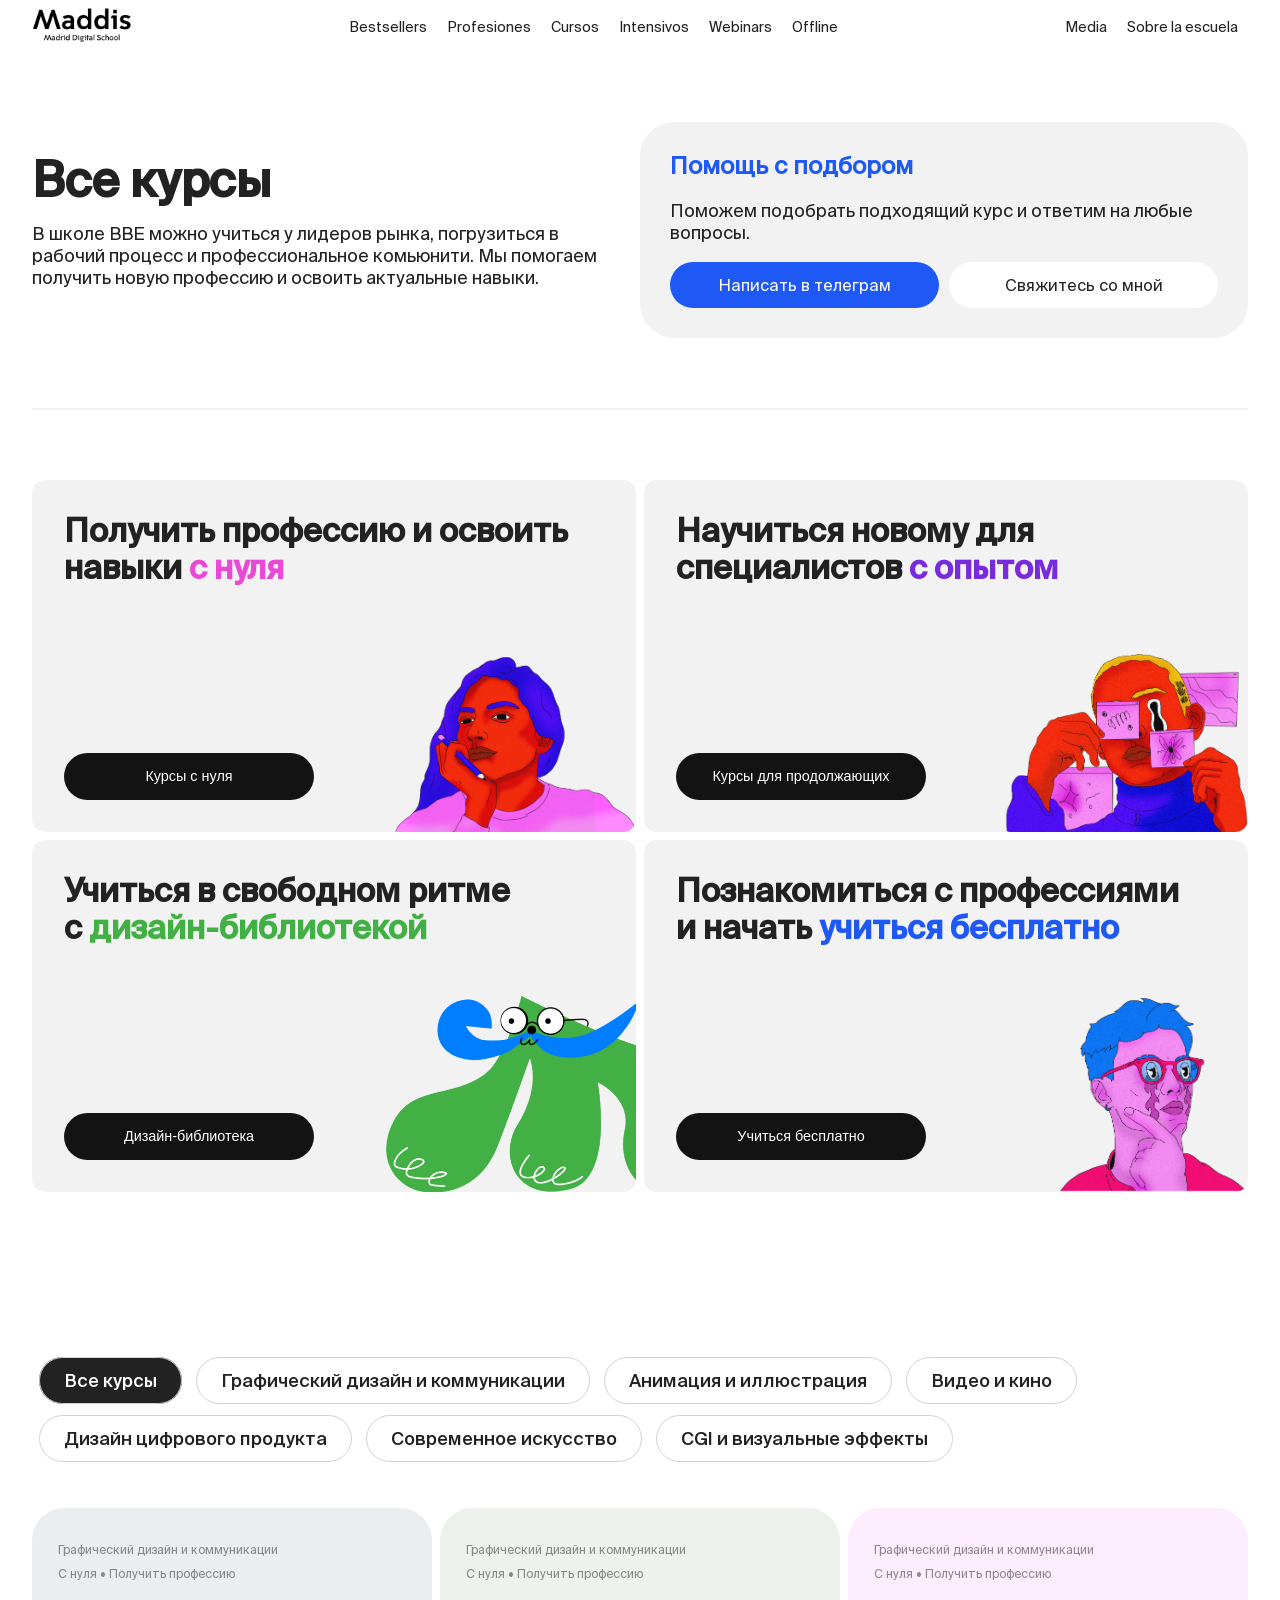
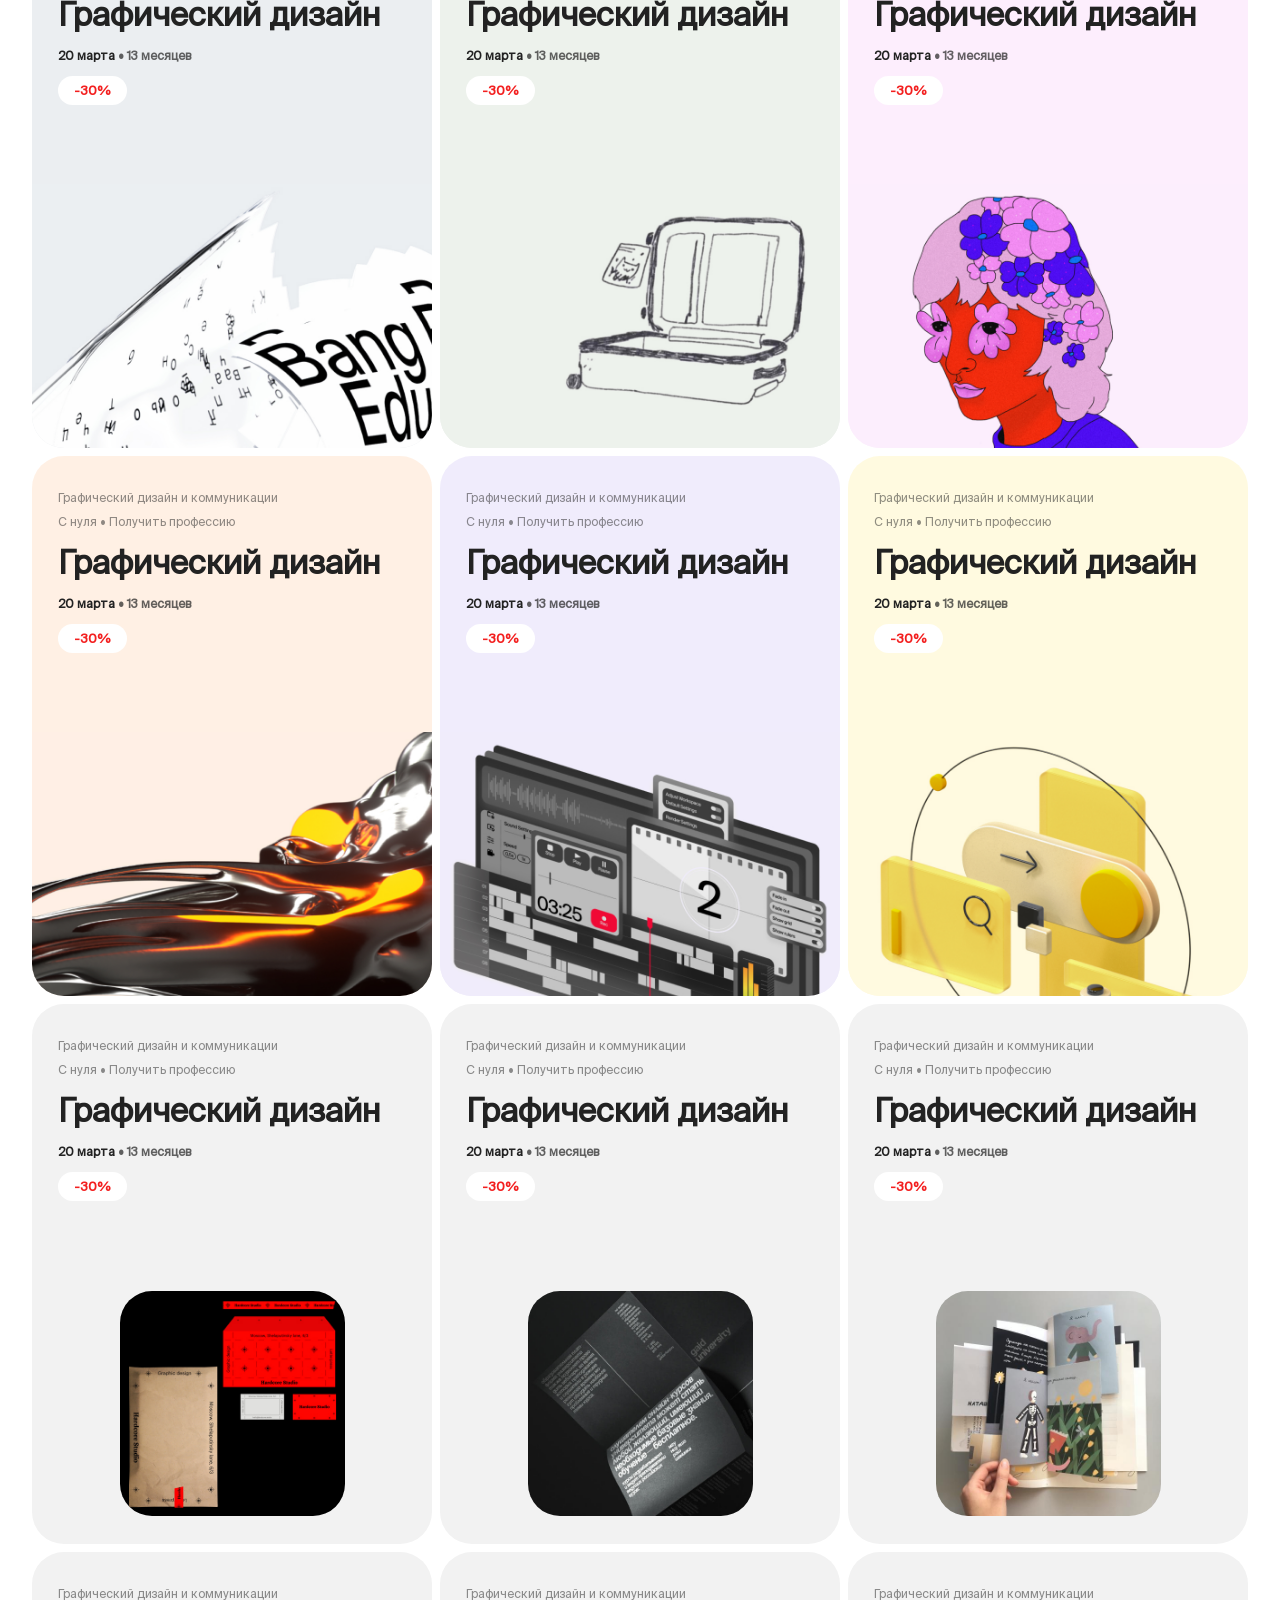
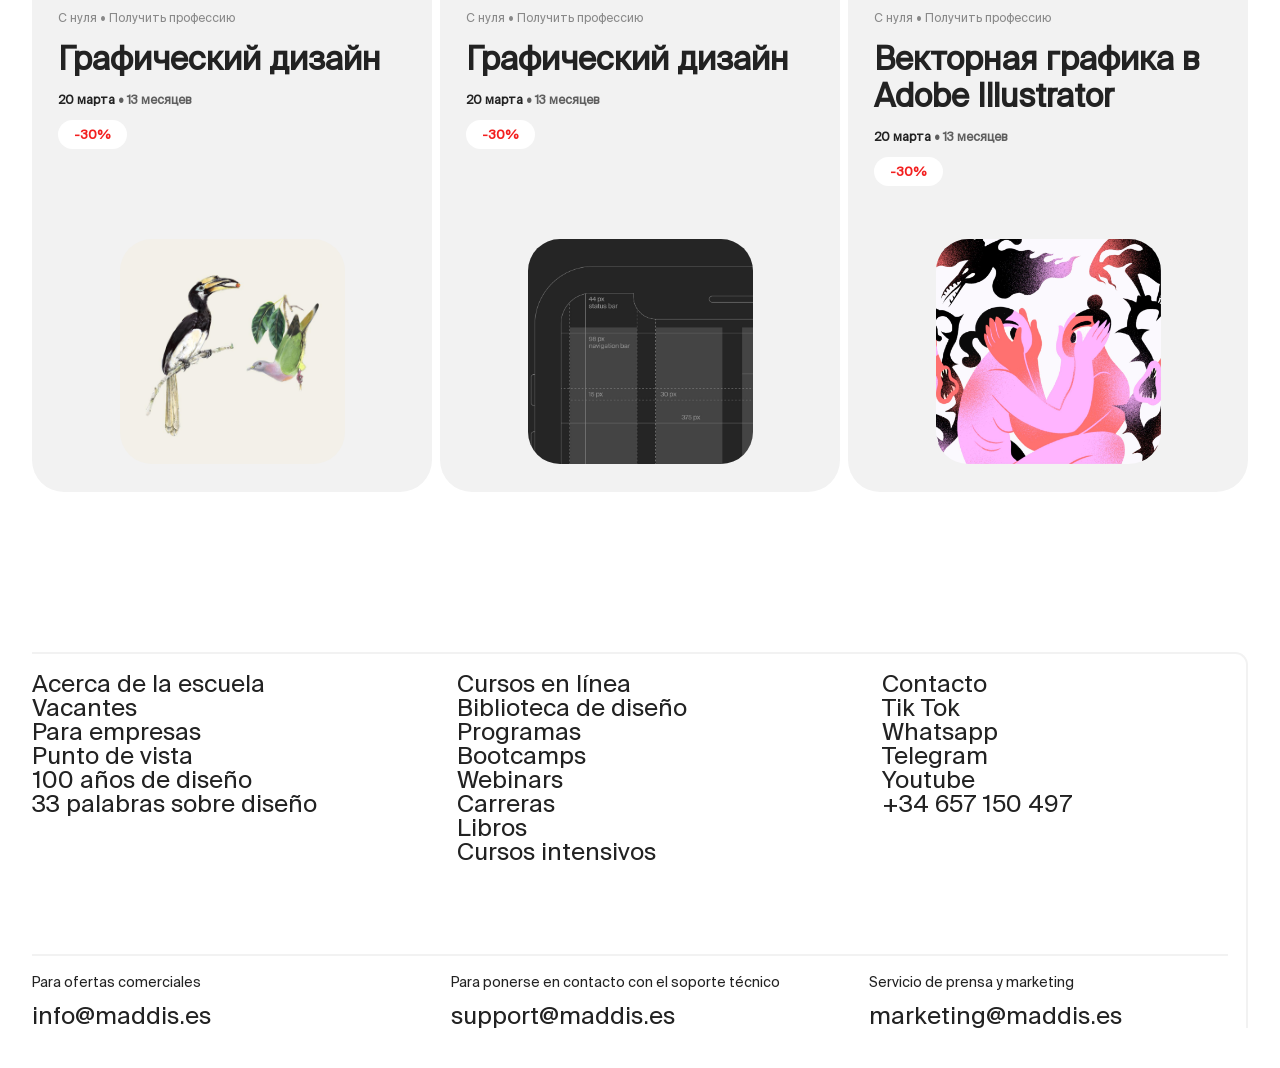
<file: catalog/index.html>
<!DOCTYPE html>
<html lang="en">
<head>
    <meta charset="UTF-8">
    <meta http-equiv="X-UA-Compatible" content="IE=edge">
    <meta name="viewport" content="width=device-width, initial-scale=1.0">
    <link rel="stylesheet" href="./../css/css_1/style.css">
    <link rel="stylesheet" href="./../css/main.css">
    <title>Catalog</title>
</head>
<body>
    <header>
        <div class="container">
            <div class="header">
                <div class="logo">
                    <a href="./../">
                        <img src="./../img/logo.png" alt="logo">
                    </a>
                </div>
                <div class="nav">
                    <ul>
                        <li><a href="./../catalog/">Bestsellers</a></li>
                        <li><a href="#">Profesiones</a></li>
                        <li><a href="./../catalog/">Cursos</a></li>
                        <li><a href="#">Intensivos</a></li>
                        <li><a href="./../webinars/">Webinars</a></li>
                        <li><a href="./../caviar/">Offline</a></li>
                    </ul>
                </div>
                <div class="nav">
                    <ul>
                        <li><a href="#">Media</a></li>
                        <li><a href="#">Sobre la escuela</a></li>
                    </ul>
                </div>
                <div class="mobile-menu">Menu</div>
            </div>
        </div>
    </header>
    <div class="all-courses">
        <div class="container">
            <div class="all-courses__wrap">
                <div class="all-courses__item">
                    <h1>Все курсы</h1>
                    <p>В школе BBE можно учиться у лидеров рынка, погрузиться в рабочий процесс и профессиональное комьюнити. Мы помогаем 
                        получить новую профессию и освоить актуальные навыки.
                    </p>
                </div>
                <div class="all-courses__item">
                    <div class="all-courses__item__btn">
                        <h4>Помощь с подбором</h4>
                        <p>Поможем подобрать подходящий курс и ответим на любые вопросы.</p>
                        <div class="btns">
                            <a href="#">Написать в телеграм</a>
                            <a href="#">Свяжитесь со мной</a>
                        </div>
                    </div>
                </div>
            </div>
        </div>
    </div>
    <section id="cards">
        <div class="container">
            <div id="cards-wrap" class="cards-wrap">
                <div id="catalog-item" class="cards-wrap__item">
                    <a href="#">
                        <h2>Получить профессию и освоить навыки <span>с нуля</span></h2>
                        <div class="cards-item__info">
                            <div class="cards-item__info_left">
                                <button>Курсы с нуля</button>
                            </div>
                            <div class="cards-item__info_right">
                                <img src="./../img/images_1/catalog1.png" alt="card">
                            </div>
                        </div>
                    </a>
                </div>
                <div id="catalog-item" class="cards-wrap__item">
                    <a href="#">
                        <h2>Научиться новому для<br/>специалистов<span class="color2"> с опытом</span></h2>
                        <div class="cards-item__info">
                            <div class="cards-item__info_left">
                                <button>Курсы для продолжающих</button>
                            </div>
                            <div class="cards-item__info_right">
                                <img src="./../img/images_1/catalog2.png" alt="card">
                            </div>
                        </div>
                    </a>
                </div>
                <div id="catalog-item" class="cards-wrap__item">
                    <a href="#">
                        <h2>Учиться в свободном ритме<br/> c<span class="color3"> дизайн-библиотекой</span></h2>
                        <div class="cards-item__info">
                            <div class="cards-item__info_left">
                                <button>Дизайн-библиотека</button>
                            </div>
                            <div class="cards-item__info_right">
                                <img class="catalog-img" src="./../img/images_1/catalog3.png" alt="card">
                            </div>
                        </div>
                    </a>
                </div>
                <div id="catalog-item" class="cards-wrap__item">
                    <a href="#">
                        <h2>Познакомиться с профессиями<br/> и начать <span class="color4">учиться бесплатно</span></h2>
                        <div class="cards-item__info">
                            <div class="cards-item__info_left">
                                <button>Учиться бесплатно</button>
                            </div>
                            <div class="cards-item__info_right">
                                <img class="catalog-img" src="./../img/images_1/catalog4.png" alt="card">
                            </div>
                        </div>
                    </a>
                </div>
            </div>
        </div>
    </section>
    <div class="categories">
        <div class="container">
            <ul>
                <li><a class="active" href="#">Все курсы</a></li>
                <li><a href="#">Графический дизайн и коммуникации</a></li>
                <li><a href="#">Анимация и иллюстрация</a></li>
                <li><a href="#">Видео и кино</a></li>
                <li><a href="#">Дизайн цифрового продукта</a></li>
                <li><a href="#">Современное искусство</a></li>
                <li><a href="#">CGI и визуальные эффекты</a></li>
            </ul>
        </div>
    </div>
    <section id="courses">
        <div class="container">
            <div class="courses-wrap">
                <div class="courses-wrap__item" style="background: #9da9b733">
                    <a href="./../ui-ux-design/">
                        <div class="courses-header">
                            <p>Графический дизайн и коммуникации<br/> С нуля • Получить профессию</p>
                            <h2>Графический дизайн</h2>
                            <h6>20 марта <span>• 13 месяцев</span></h6>
                            <h5>-30%</h5>
                        </div>
                        <div class="courses-img">
                            <img src="./../img/images_1/course1.jpeg" alt="course">
                        </div>
                    </a>
                </div>
                <div class="courses-wrap__item" style="background: #a4be9f33">
                    <a href="./../product-design/">
                        <div class="courses-header">
                            <p>Графический дизайн и коммуникации<br/> С нуля • Получить профессию</p>
                            <h2>Графический дизайн</h2>
                            <h6>20 марта <span>• 13 месяцев</span></h6>
                            <h5>-30%</h5>
                        </div>
                        <div class="courses-img">
                            <img src="./../img/images_1/course2.jpeg" alt="course">
                        </div>
                    </a>
                </div>
                <div class="courses-wrap__item" style="background: #f08bf026">
                    <a href="#">
                        <div class="courses-header">
                            <p>Графический дизайн и коммуникации<br/> С нуля • Получить профессию</p>
                            <h2>Графический дизайн</h2>
                            <h6>20 марта <span>• 13 месяцев</span></h6>
                            <h5>-30%</h5>
                        </div>
                        <div class="courses-img">
                            <img src="./../img/images_1/course3.jpeg" alt="course">
                        </div>
                    </a>
                </div>
                <div class="courses-wrap__item" style="background: #ff984b26">
                    <a href="#">
                        <div class="courses-header">
                            <p>Графический дизайн и коммуникации<br/> С нуля • Получить профессию</p>
                            <h2>Графический дизайн</h2>
                            <h6>20 марта <span>• 13 месяцев</span></h6>
                            <h5>-30%</h5>
                        </div>
                        <div class="courses-img">
                            <img src="./../img/images_1/course4.jpeg" alt="course">
                        </div>
                    </a>
                </div>
                <div class="courses-wrap__item" style="background: #b6a1f033">
                    <a href="#">
                        <div class="courses-header">
                            <p>Графический дизайн и коммуникации<br/> С нуля • Получить профессию</p>
                            <h2>Графический дизайн</h2>
                            <h6>20 марта <span>• 13 месяцев</span></h6>
                            <h5>-30%</h5>
                        </div>
                        <div class="courses-img">
                            <img src="./../img/images_1/course5.jpeg" alt="course">
                        </div>
                    </a>
                </div>
                <div class="courses-wrap__item" style="background: #ffe56333">
                    <a href="#">
                        <div class="courses-header">
                            <p>Графический дизайн и коммуникации<br/> С нуля • Получить профессию</p>
                            <h2>Графический дизайн</h2>
                            <h6>20 марта <span>• 13 месяцев</span></h6>
                            <h5>-30%</h5>
                        </div>
                        <div class="courses-img">
                            <img src="./../img/images_1/course6.jpeg" alt="course">
                        </div>
                    </a>
                </div>
                <div class="courses-wrap__item">
                    <a href="#">
                        <div class="courses-header">
                            <p>Графический дизайн и коммуникации<br/> С нуля • Получить профессию</p>
                            <h2>Графический дизайн</h2>
                            <h6>20 марта <span>• 13 месяцев</span></h6>
                            <h5>-30%</h5>
                        </div>
                        <div class="courses-img course-mini-img">
                            <img src="./../img/images_1/course7.jpeg" alt="course">
                        </div>
                    </a>
                </div>
                <div class="courses-wrap__item">
                    <a href="#">
                        <div class="courses-header">
                            <p>Графический дизайн и коммуникации<br/> С нуля • Получить профессию</p>
                            <h2>Графический дизайн</h2>
                            <h6>20 марта <span>• 13 месяцев</span></h6>
                            <h5>-30%</h5>
                        </div>
                        <div class="courses-img course-mini-img">
                            <img src="./../img/images_1/course8.jpeg" alt="course">
                        </div>
                    </a>
                </div>
                <div class="courses-wrap__item">
                    <a href="#">
                        <div class="courses-header">
                            <p>Графический дизайн и коммуникации<br/> С нуля • Получить профессию</p>
                            <h2>Графический дизайн</h2>
                            <h6>20 марта <span>• 13 месяцев</span></h6>
                            <h5>-30%</h5>
                        </div>
                        <div class="courses-img course-mini-img">
                            <img src="./../img/images_1/course9.jpeg" alt="course">
                        </div>
                    </a>
                </div>
                <div class="courses-wrap__item">
                    <a href="#">
                        <div class="courses-header">
                            <p>Графический дизайн и коммуникации<br/> С нуля • Получить профессию</p>
                            <h2>Графический дизайн</h2>
                            <h6>20 марта <span>• 13 месяцев</span></h6>
                            <h5>-30%</h5>
                        </div>
                        <div class="courses-img course-mini-img">
                            <img src="./../img/images_1/course10.jpeg" alt="course">
                        </div>
                    </a>
                </div>
                <div class="courses-wrap__item">
                    <a href="#">
                        <div class="courses-header">
                            <p>Графический дизайн и коммуникации<br/> С нуля • Получить профессию</p>
                            <h2>Графический дизайн</h2>
                            <h6>20 марта <span>• 13 месяцев</span></h6>
                            <h5>-30%</h5>
                        </div>
                        <div class="courses-img course-mini-img">
                            <img src="./../img/images_1/course11.jpeg" alt="course">
                        </div>
                    </a>
                </div>
                <div class="courses-wrap__item">
                    <a href="#">
                        <div class="courses-header">
                            <p>Графический дизайн и коммуникации<br/> С нуля • Получить профессию</p>
                            <h2>Векторная графика в Adobe Illustrator</h2>
                            <h6>20 марта <span>• 13 месяцев</span></h6>
                            <h5>-30%</h5>
                        </div>
                        <div class="courses-img course-mini-img">
                            <img src="./../img/images_1/course12.jpeg" alt="course">
                        </div>
                    </a>
                </div>
            </div>
        </div>
    </section>
    <footer>
        <div class="container">
            <div class="footer-line">
                <div class="footer-wrap">
                    <div class="footer-wrap__item">
                        <ul>
                            <li><a href="#">Acerca de la escuela</a></li>
                            <li><a href="#">Vacantes</a></li>
                            <li><a href="#">Para empresas</a></li>
                            <li><a href="#">Punto de vista</a></li>
                            <li><a href="./../movies/">100 años de diseño</a></li>
                            <li><a href="#">33 palabras sobre diseño</a></li>
                        </ul>
                    </div>
                    <div class="footer-wrap__item">
                        <ul>
                            <li><a href="#">Cursos en línea</a></li>
                            <li><a href="#">Biblioteca de diseño</a></li>
                            <li><a href="#">Programas</a></li>
                            <li><a href="#">Bootcamps</a></li>
                            <li><a href="./../webinars/">Webinars</a></li>
                            <li><a href="#">Carreras</a></li>
                            <li><a href="#">Libros</a></li>
                            <li><a href="#">Cursos intensivos</a></li>
                        </ul>
                    </div>
                    <div class="footer-wrap__item">
                        <ul>
                            <li><a href="#">Contacto</a></li>
                            <li><a href="#">Tik Tok</a></li>
                            <li><a href="#">Whatsapp</a></li>
                            <li><a href="#">Telegram</a></li>
                            <li><a href="#">Youtube</a></li>
                            <li><a href="#">+34 657 150 497</a></li>
                        </ul>
                    </div>
                </div>
                <div class="footer-wrap footer-wrap__extra">
                    <div class="footer-wrap__item">
                        <ul>
                            <li class="small-txt">Para ofertas comerciales</li>
                            <li><a href="#">info@maddis.es</a></li>
                        </ul>
                    </div>
                    <div class="footer-wrap__item">
                        <ul>
                            <li class="small-txt">Para ponerse en contacto con el soporte técnico</li>
                            <li><a href="#">support@maddis.es</a></li>
                        </ul>
                    </div>
                    <div class="footer-wrap__item">
                        <ul>
                            <li class="small-txt">Servicio de prensa y marketing</li>
                            <li><a href="#">marketing@maddis.es</a></li>
                        </ul>
                    </div>
                </div>
            </div>
        </div>
    </footer>
    <div class="menu">
        <div class="menu-content">
            <div class="menu-head">
                <a href="#">
                    <img src="./../img/images_1/logo.png" alt="logo">
                </a>
                <span class="close-menu">Close</span>
            </div>
            <ul>
                <li><a href="./../catalog/">Bestsellers</a></li>
                <li><a href="#">Profesiones</a></li>
                <li><a href="./../catalog/">Cursos</a></li>
                <li><a href="#">Intensivos</a></li>
                <li><a href="./../webinars/">Webinars</a></li>
                <li><a href="./../caviar/">Offline</a></li>
                <li><a href="#">Intensivos</a></li>
                <li><a href="./../webinars/">Webinars</a></li>
            </ul>
            <div class="small-links">
                <ul>
                    <li><a href="#">Media</a></li>
                    <li><a href="#">Sobre la escuela</a></li>
                    <li><a href="#">Media</a></li>
                    <li><a href="#">Sobre la escuela</a></li>
                    <li><a href="#">Media</a></li>
                </ul>
            </div>
            <div class="small-links">
                <ul>
                    <li><a href="#">Media</a></li>
                    <li><a href="#">Sobre la escuela</a></li>
                    <li><a href="#">Media</a></li>
                    <li><a href="#">Sobre la escuela</a></li>
                    <li><a href="#">Media</a></li>
                </ul>
            </div>
            <div class="menu-contacts">
                <div class="menu-contacts__item">
                    <div class="small-txt">Para ofertas comerciales</div>
                    <div><a href="#">info@maddis.es</a></div>
                </div>
                <div class="menu-contacts__item">
                    <div class="small-txt">Para ponerse en contacto con el soporte técnico</div>
                    <div><a href="#">support@maddis.es</a></div>
                </div>
                <div class="menu-contacts__item">
                    <div class="small-txt">Servicio de prensa y marketing</div>
                    <div><a href="#">marketing@maddis.es</a></div>
                </div>
            </div>
        </div>
    </div>
    <script src="./../js/main.js"></script>
</body>
</html>
</file>
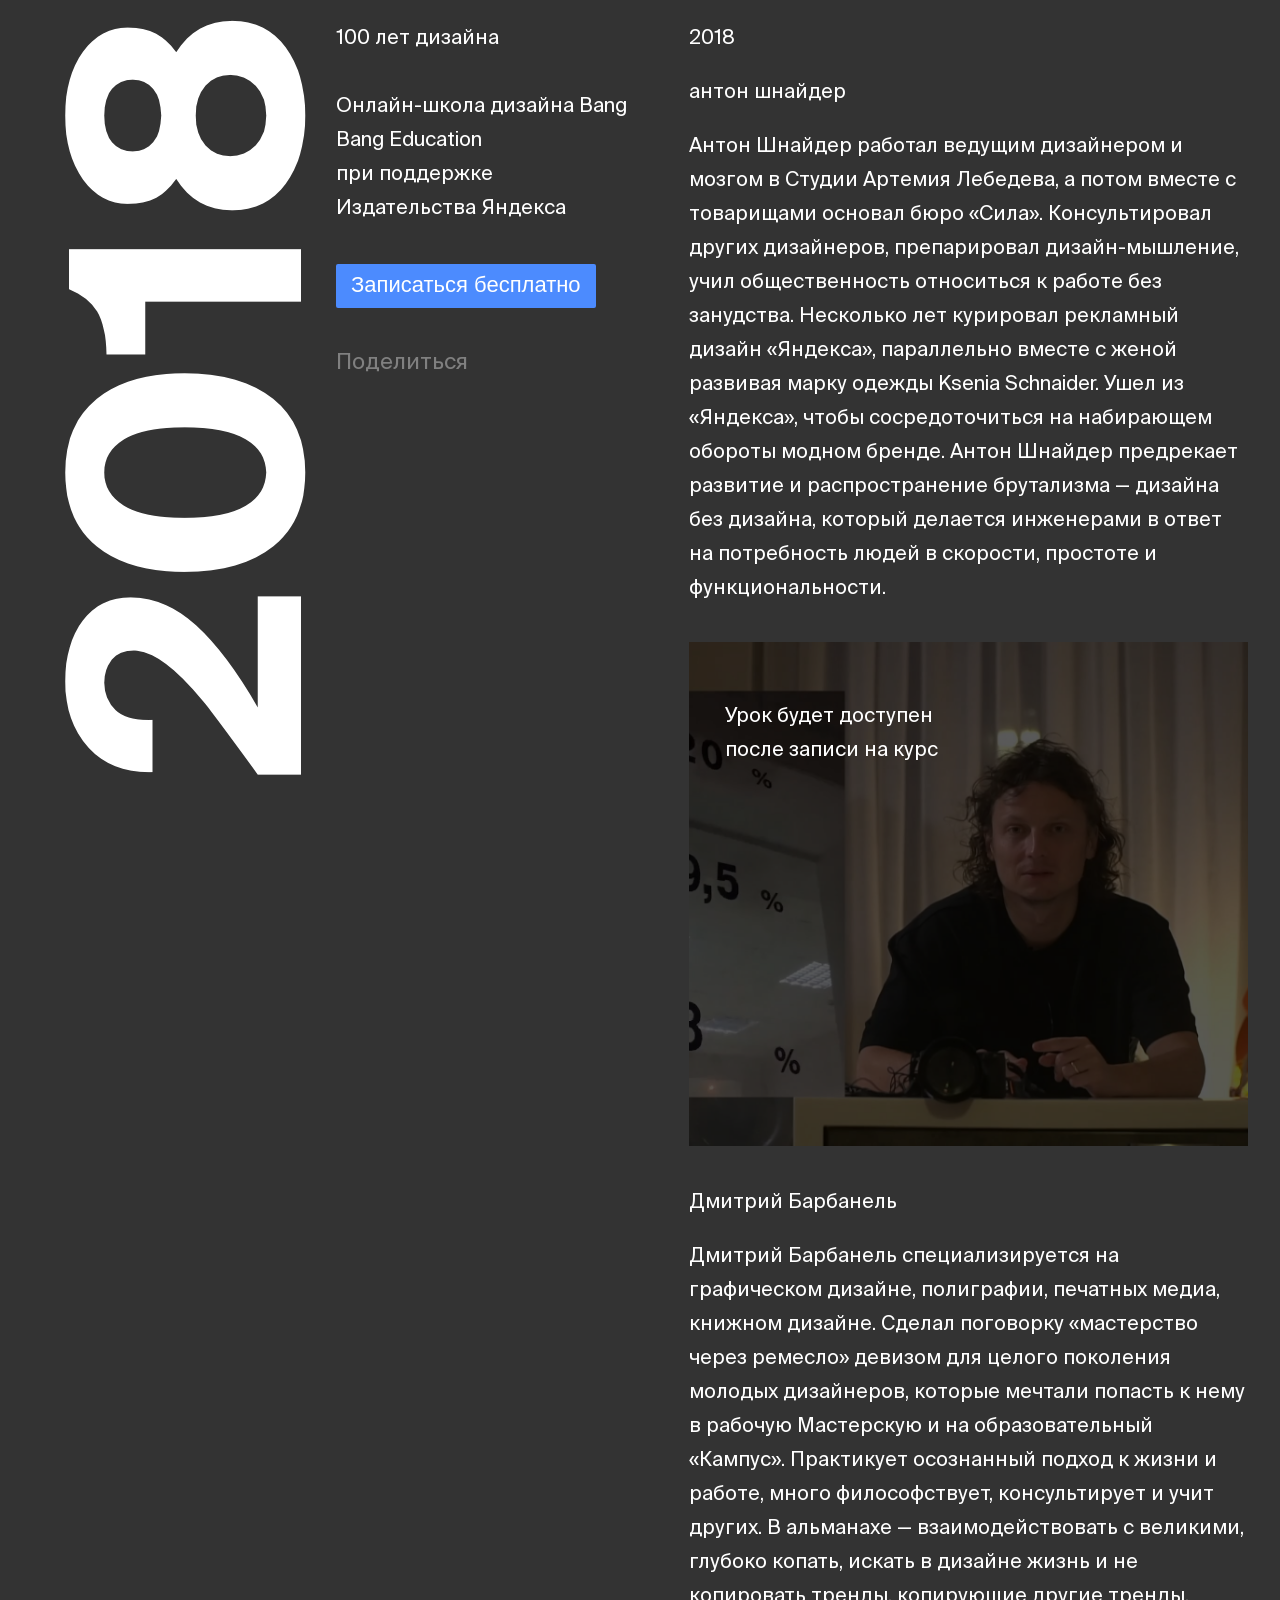
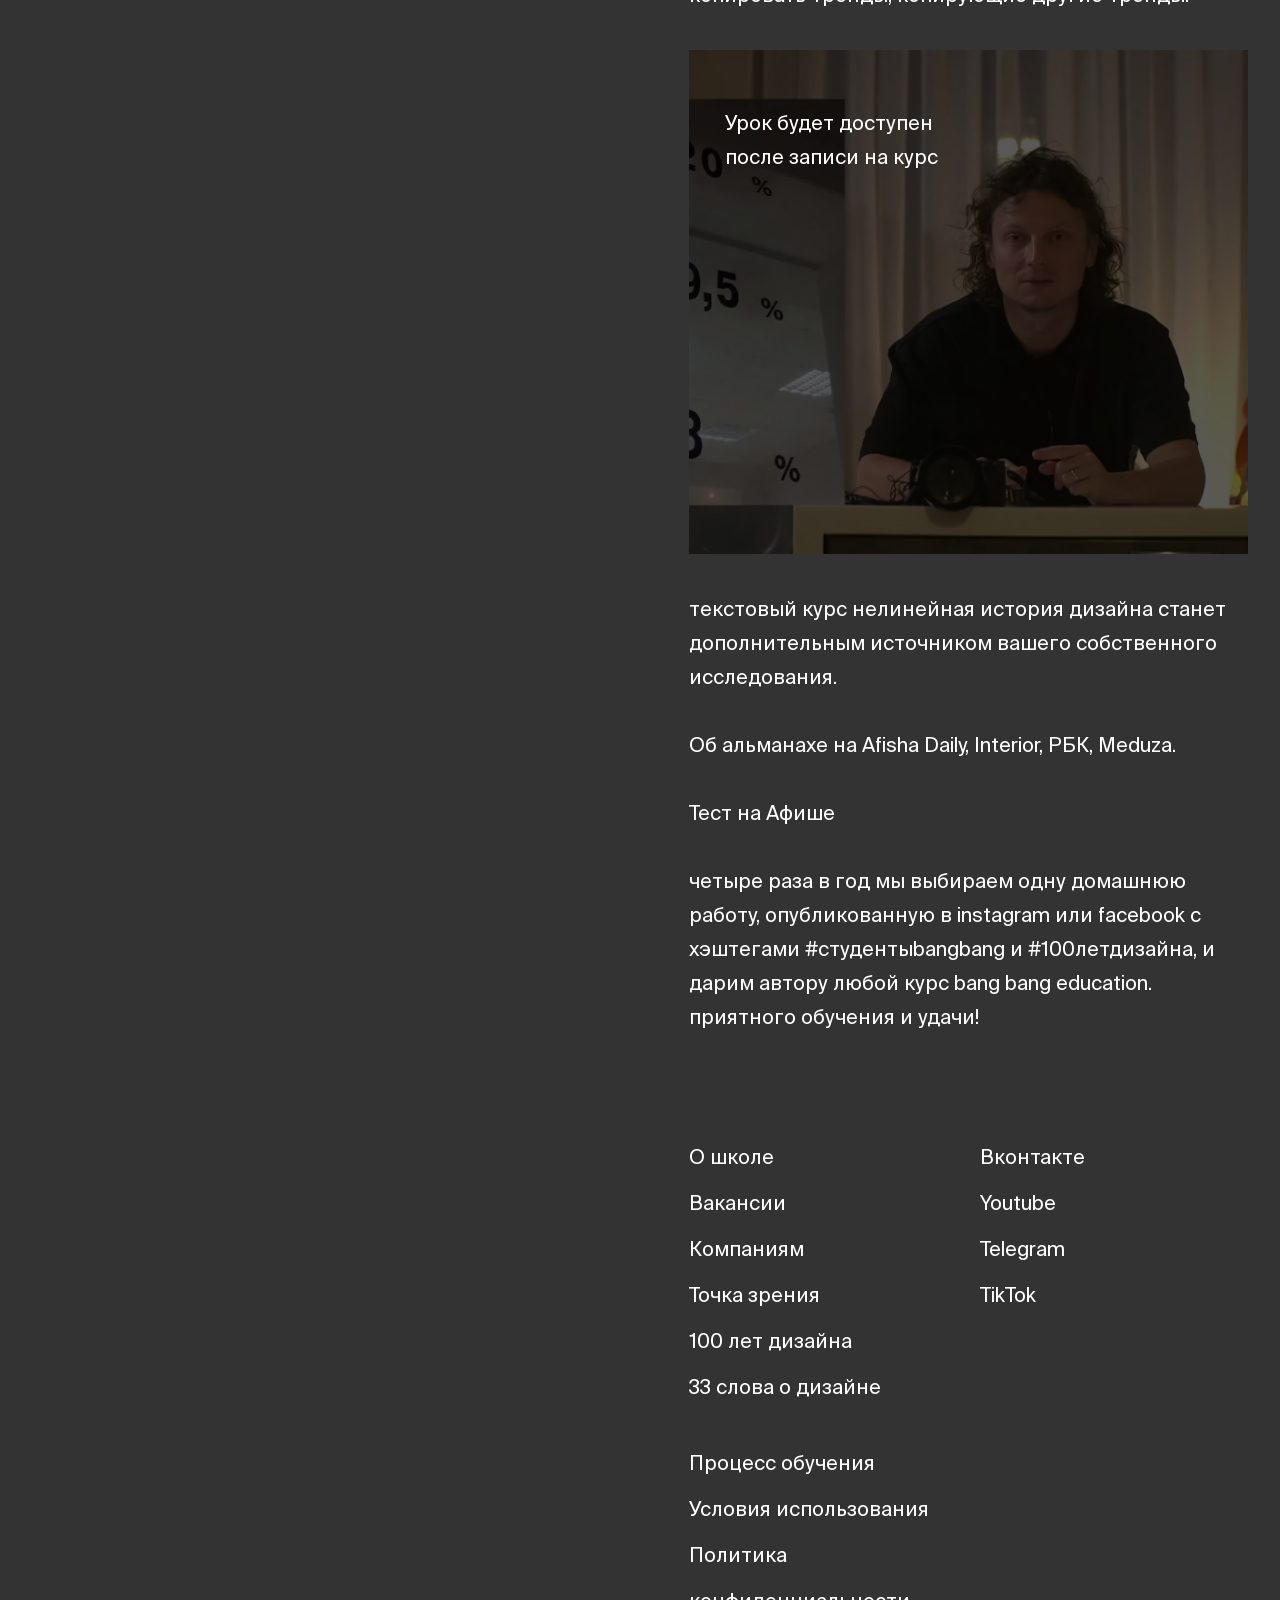
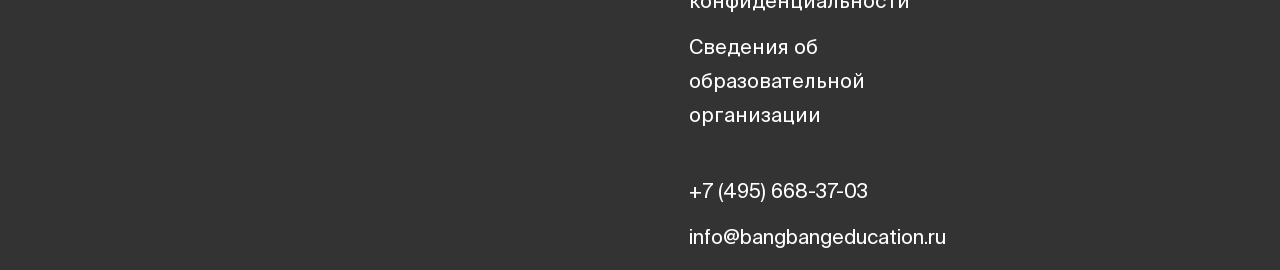
<file: movies/index.html>
<!DOCTYPE html>
<html lang="en">
<head>
    <meta charset="UTF-8">
    <meta http-equiv="X-UA-Compatible" content="IE=edge">
    <meta name="viewport" content="width=device-width, initial-scale=1.0">
    <link rel="stylesheet" href="./../css/css_1/style.css">
    <title>Movies</title>
</head>
<body>
    <div id="movies">
        <div class="container">
            <div class="movies-wrap">
                <div class="year-div">
                    <div class="year">
                        2018
                    </div>
                </div>
                <div class="center-content">
                    <div class="center-div">
                        <p>
                            100 лет дизайна<br/><br/>
                            Онлайн-школа дизайна Bang<br/> Bang Education <br/>при поддержке<br/> Издательства Яндекса
                        </p>
                        <button>Записаться бесплатно</button><br/>
                        <a href="#">Поделиться</a>
                    </div>
                </div>
                <div class="desc">
                    <p>2018</p>
                    <p>антон шнайдер</p>
                    <p>Антон Шнайдер работал ведущим дизайнером и мозгом в Студии Артемия Лебедева, а потом вместе с товарищами основал бюро 
                        «Сила». Консультировал других дизайнеров, препарировал дизайн-мышление, учил общественность относиться к работе без 
                        занудства. Несколько лет курировал рекламный дизайн «Яндекса», параллельно вместе с женой развивая марку одежды 
                        Ksenia Schnaider. Ушел из «Яндекса», чтобы сосредоточиться на набирающем обороты модном бренде. Антон Шнайдер предрекает 
                        развитие и распространение брутализма — дизайна без дизайна, который делается инженерами в ответ на потребность людей 
                        в скорости, простоте и функциональности.                    
                    </p><br/>
                    <div style="background-image: url('./../img/images_1/aaa.jpeg')" class="card">
                        <p>Урок будет доступен<br/>после записи на курс</p>
                    </div><br/>
                    <p>Дмитрий Барбанель</p>
                    <p>
                        Дмитрий Барбанель специализируется на графическом дизайне, полиграфии, печатных медиа, книжном дизайне. Сделал 
                        поговорку «мастерство через ремесло» девизом для целого поколения молодых дизайнеров, которые мечтали попасть к нему 
                        в рабочую Мастерскую и на образовательный «Кампус». Практикует осознанный подход к жизни и работе, много философствует, 
                        консультирует и учит других. В альманахе — взаимодействовать с великими, глубоко копать, искать в дизайне жизнь и не 
                        копировать тренды, копирующие другие тренды.                
                    </p><br/>
                    <div style="background-image: url('./../img/images_1/aaa.jpeg')" class="card">
                        <p>Урок будет доступен<br/>после записи на курс</p>
                    </div><br/>
                    <p>
                        текстовый курс нелинейная история дизайна станет дополнительным источником вашего собственного исследования.
                        <br/><br/>
                        Об альманахе на Afisha Daily, Interior, РБК, Meduza.
                        <br/><br/>
                        Тест на Афише
                        <br/><br/>
                        четыре раза в год мы выбираем одну домашнюю работу, опубликованную в instagram или facebook с хэштегами 
                        #студентыbangbang и #100летдизайна, и дарим автору любой курс bang bang education. приятного обучения и удачи!
                    </p>
                    <div class="footer-link-parent">
                        <div class="link-block">
                            <ul>
                                <li><a href="#">О школе</a></li>
                                <li><a href="#">Вакансии</a></li>
                                <li><a href="#">Компаниям</a></li>
                                <li><a href="#">Точка зрения</a></li>
                                <li><a href="#">100 лет дизайна</a></li>
                                <li><a href="#">33 слова о дизайне</a></li>
                                <br/>
                                <li><a href="#">Процесс обучения</a></li>
                                <li><a href="#">Условия использования</a></li>
                                <li><a href="#">Политика</a></li>
                                <li><a href="#">конфиденциальности</a></li>
                                <li><a href="#">Сведения об образовательной организации</a></li>
                                <br/>
                                <li><a href="#">+7 (495) 668-37-03</a></li>
                                <li><a href="#">info@bangbangeducation.ru</a></li>
                            </ul>
                        </div>
                        <div class="link-block">
                            <ul>
                                <li><a href="#">Вконтакте</a></li>
                                <li><a href="#">Youtube</a></li>
                                <li><a href="#">Telegram</a></li>
                                <li><a href="#">TikTok</a></li>
                            </ul>
                        </div>
                    </div>
                </div>
            </div>
        </div>
    </div>
</body>
</html>
</file>
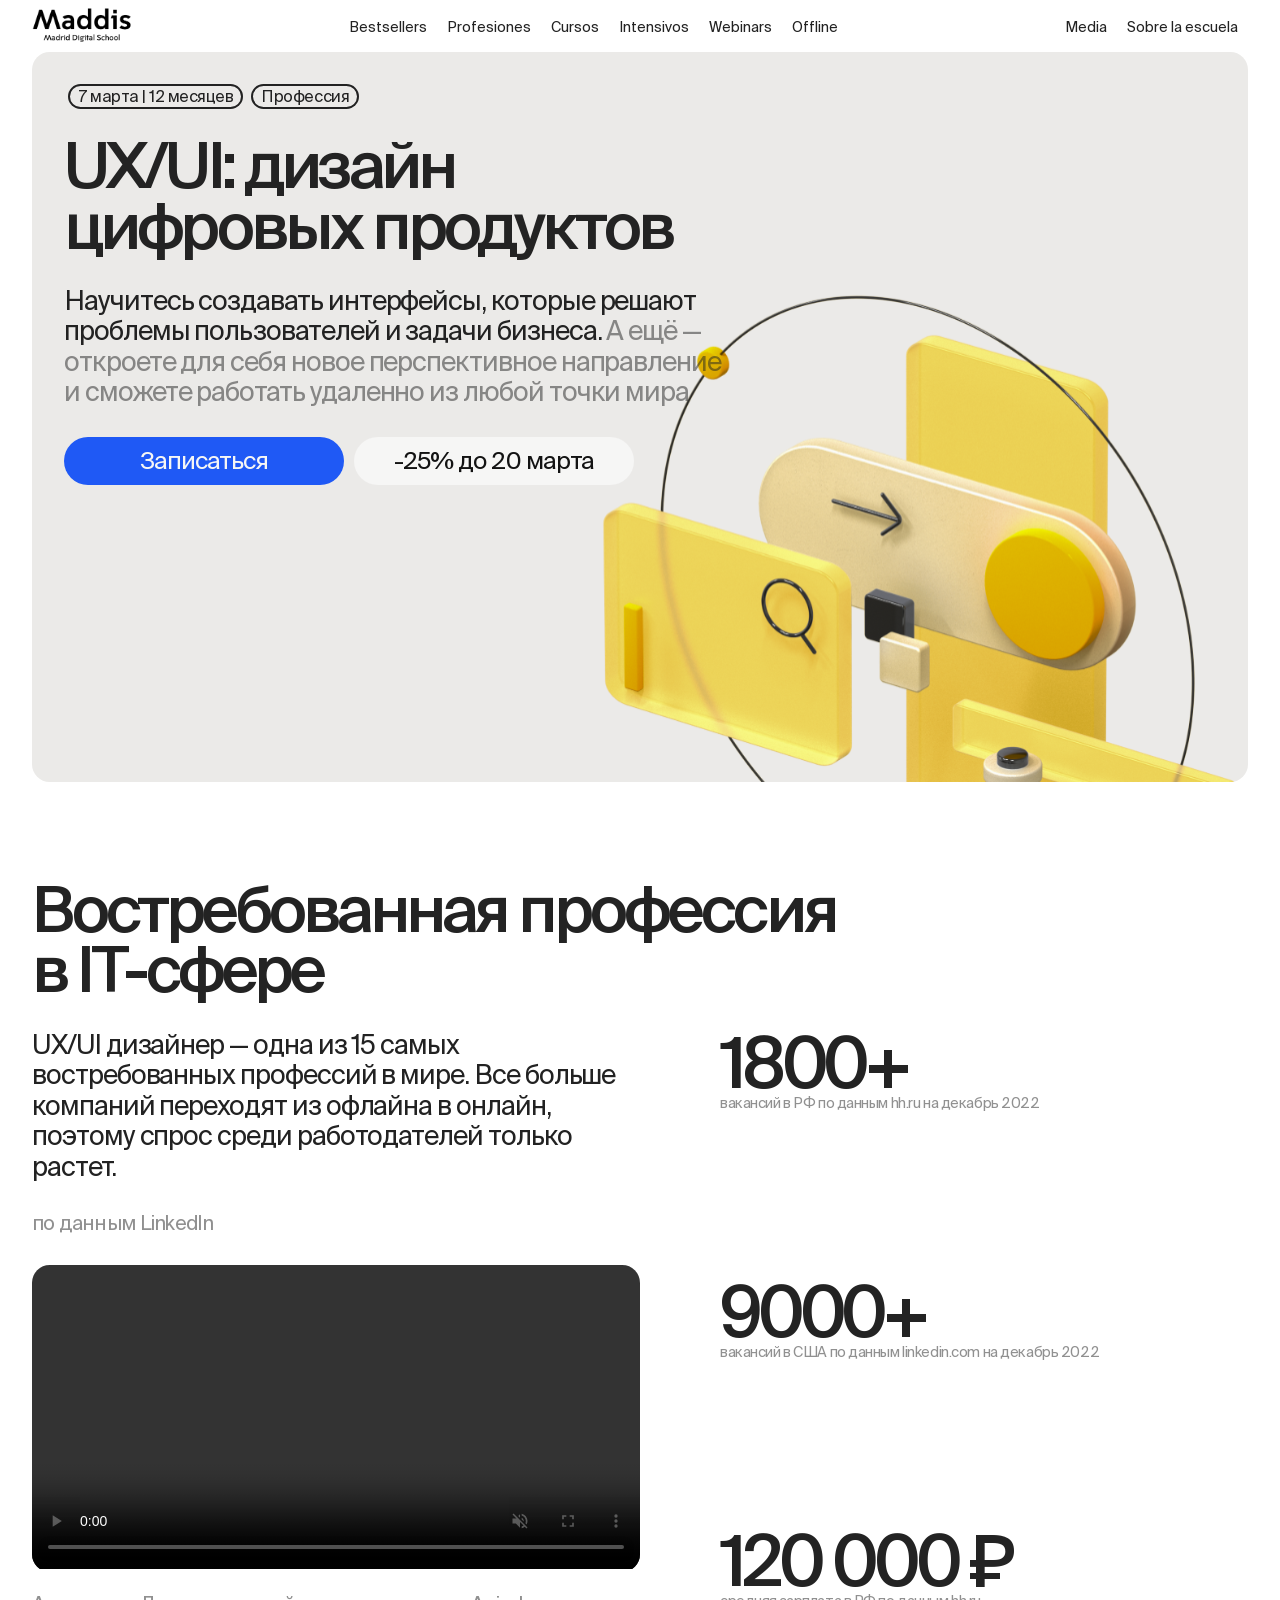
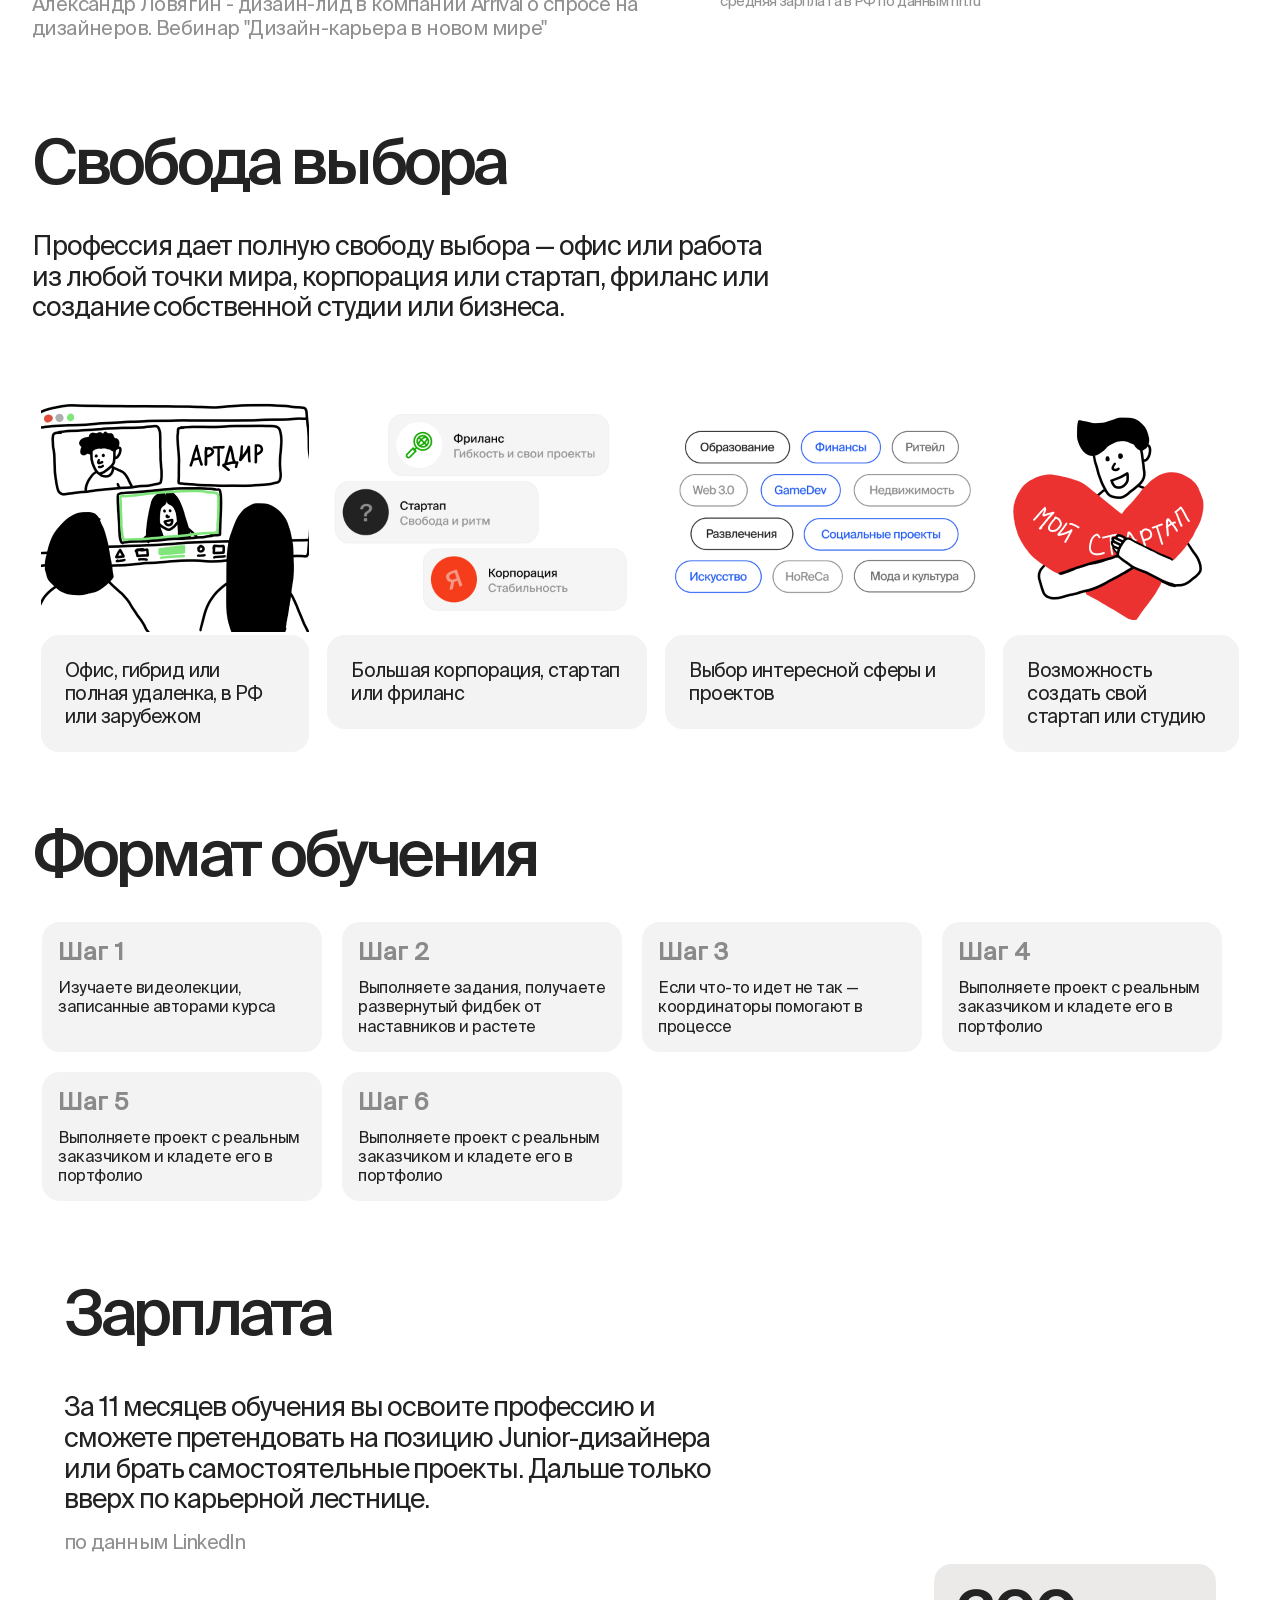
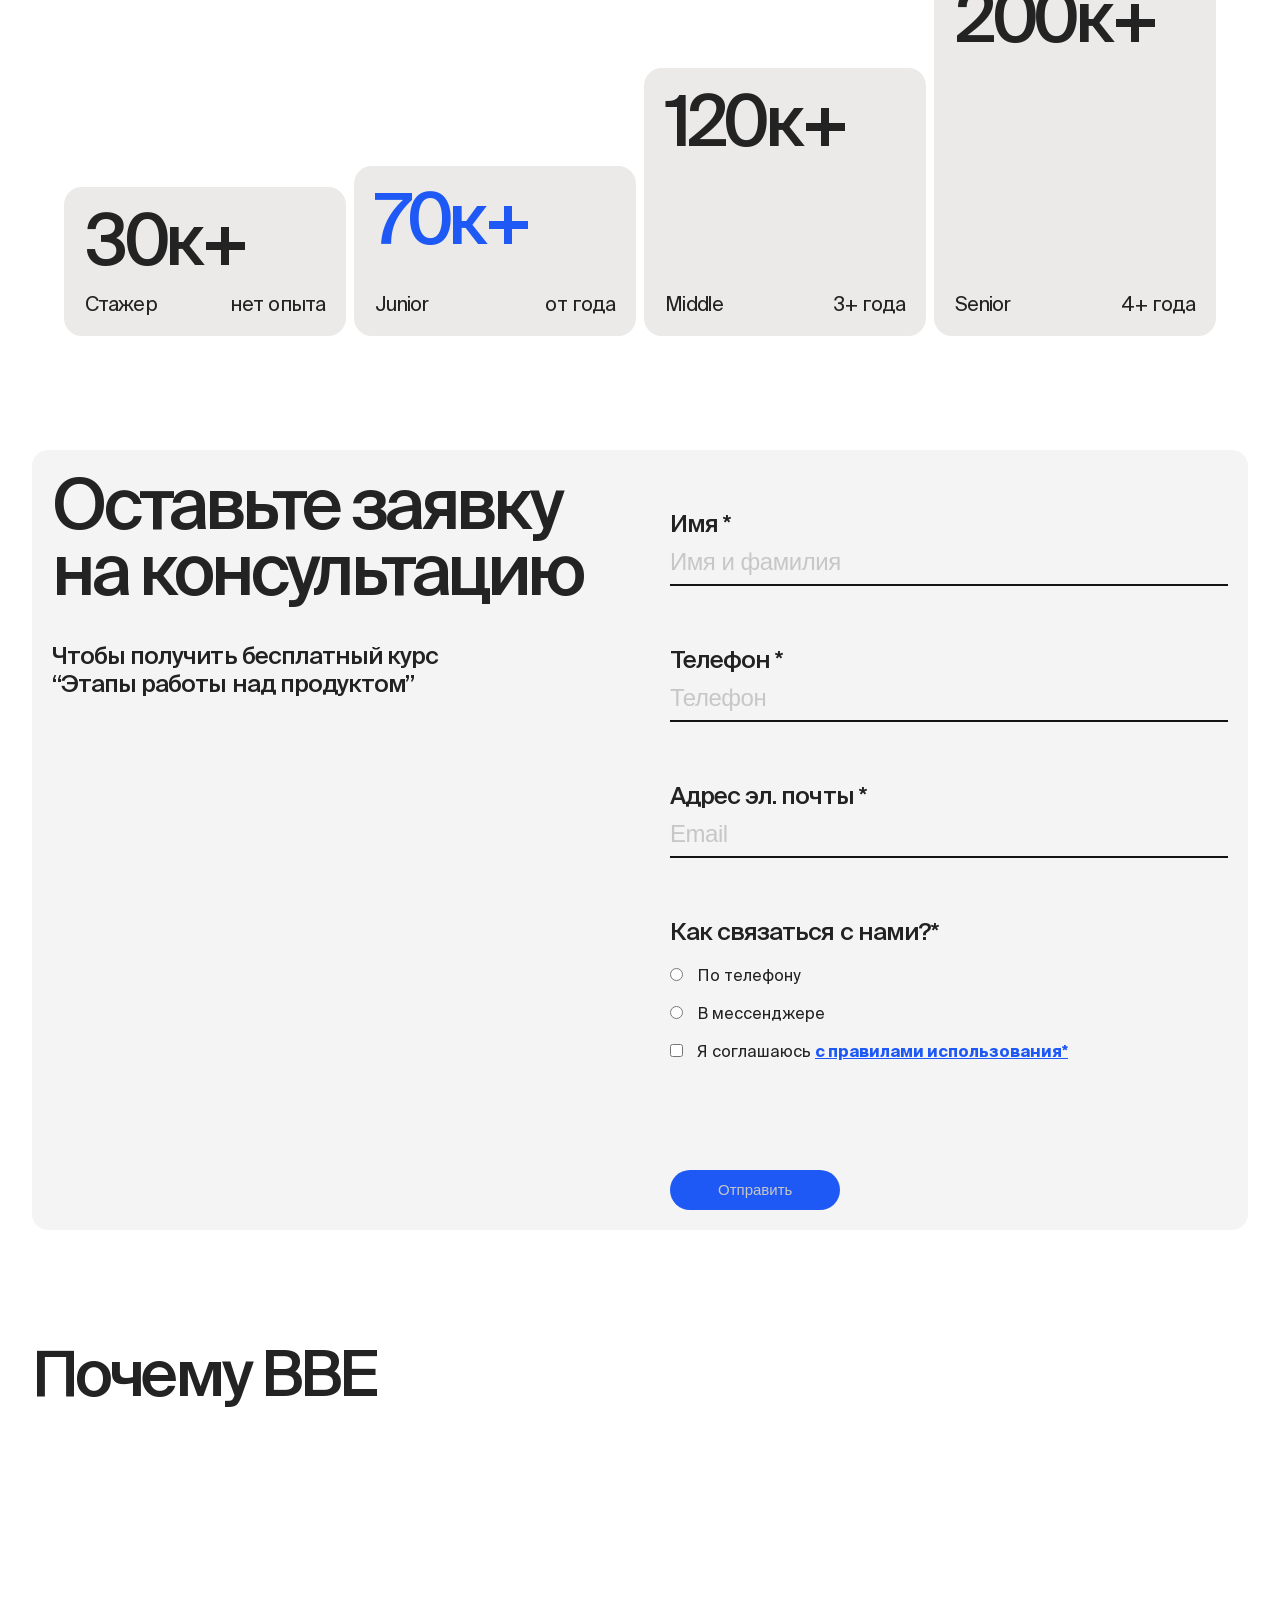
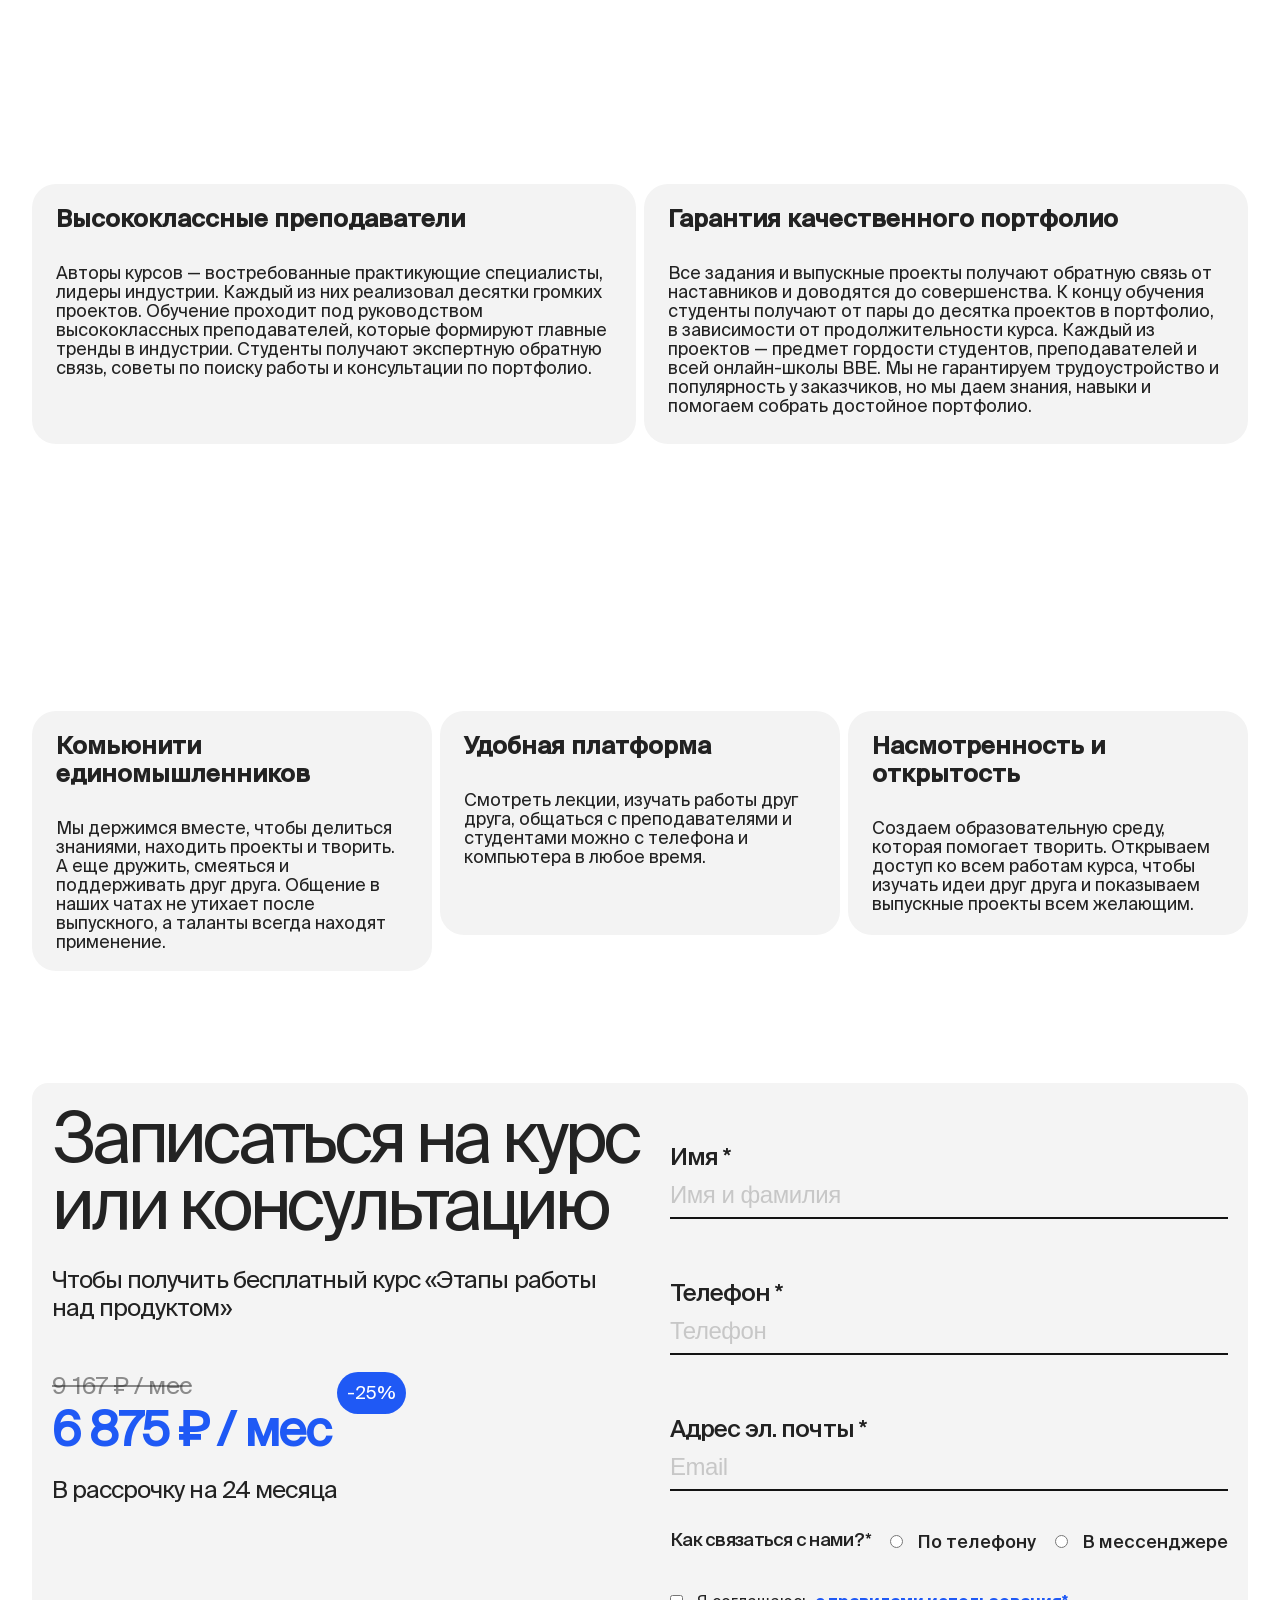
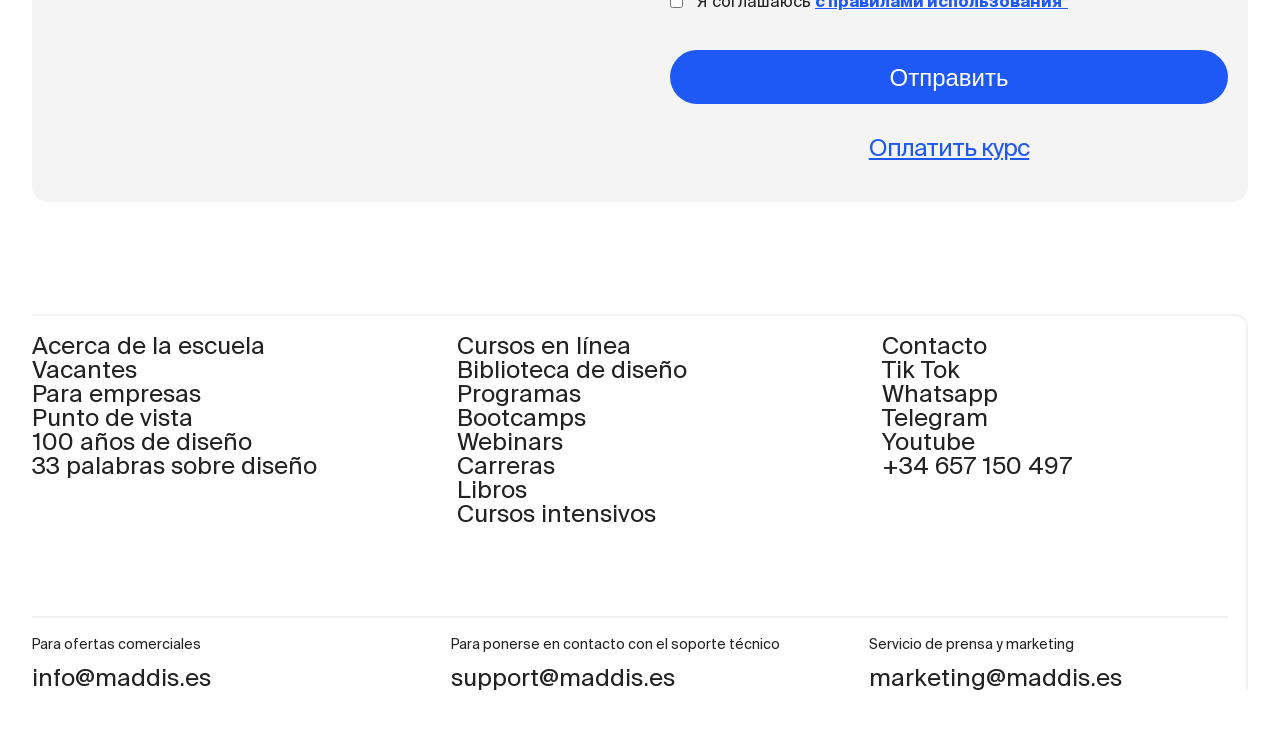
<file: ui-ux-design/index.html>
<!DOCTYPE html>
<html lang="en">
<head>
    <meta charset="UTF-8">
    <meta http-equiv="X-UA-Compatible" content="IE=edge">
    <meta name="viewport" content="width=device-width, initial-scale=1.0">
    <link rel="stylesheet" href="./../css/main.css">
    <link rel="stylesheet" href="./../css/css_1/style.css">
    <title>UI-UX design</title>
</head>
<body>
    <header>
        <div class="container">
            <div class="header">
                <div class="logo">
                    <a href="./../">
                        <img src="./../img/logo.png" alt="logo">
                    </a>
                </div>
                <div class="nav">
                    <ul>
                        <li><a href="./../catalog/">Bestsellers</a></li>
                        <li><a href="#">Profesiones</a></li>
                        <li><a href="./../catalog/">Cursos</a></li>
                        <li><a href="#">Intensivos</a></li>
                        <li><a href="./../webinars/">Webinars</a></li>
                        <li><a href="./../caviar/">Offline</a></li>
                    </ul>
                </div>
                <div class="nav">
                    <ul>
                        <li><a href="#">Media</a></li>
                        <li><a href="#">Sobre la escuela</a></li>
                    </ul>
                </div>
                <div class="mobile-menu">Menu</div>
            </div>
        </div>
    </header>
    <section id="ui-ux">
        <img src="./../img/images_1/ui-ux-main.svg" alt="design">
        <div class="container">
            <div class="ui-ux__content">
                <div class="ui-ux__desc">
                    <ul>
                        <li>7 марта | 12 месяцев</li>
                        <li>Профессия</li>
                    </ul>
                    <h1>UX/UI: дизайн цифровых продуктов</h1>
                    <p class="body-text">Научитесь создавать интерфейсы, которые решают проблемы пользователей и задачи бизнеса. 
                        <span>А ещё — откроете для себя новое перспективное направление и сможете работать удаленно из любой точки мира</span>
                    </p>
                    <div class="btns">
                        <a href="#">Записаться</a>
                        <span>-25% до 20 марта</span>
                    </div>
                </div>
            </div>
        </div>
    </section>
    <div id="about-design">
        <div class="container">
            <h1 class="def-title">Востребованная профессия<br/> в IT-сфере</h1>
            <div class="about-design__wrap">
                <div class="about-design__item">
                    <p class="body-text">UX/UI дизайнер — одна из 15 самых востребованных профессий в мире. Все больше компаний переходят из офлайна в 
                        онлайн, поэтому спрос среди работодателей только растет.
                    </p>
                    <span class="body-text-s-white">по данным LinkedIn</span>
                    <div class="video">
                        <video width="100%" controls="" disablepictureinpicture="" autoplay="" playsinline="" muted="" loop="" controlslist="nodownload noplaybackrate" oncontextmenu="return false;"> 
                            <source src="https://dl.dropboxusercontent.com/s/xjzy75iwm0azg84/lovjagin_so_sprosom_so_zvukom.mp4.mp4" type="video/mp4">
                        </video>
                    </div>
                    <span class="body-text-s-white">Александр Ловягин - дизайн-лид в компании Arrival о спросе на дизайнеров. Вебинар "Дизайн-карьера в новом мире"</span>
                </div>
                <div class="about-design__item">
                    <ul>
                        <li>
                            <h2>1800+</h2>
                            <h5 class="body-text-s-white">вакансий в РФ по данным hh.ru<br/> на декабрь 2022</h5>
                        </li>
                        <li>
                            <h2>9000+</h2>
                            <h5 class="body-text-s-white">вакансий в США по данным linkedin.com<br/> на декабрь 2022</h5>
                        </li>
                        <li>
                            <h2>120 000 ₽</h2>
                            <h5 class="body-text-s-white">средняя зарплата в РФ по данным hh.ru</h5>
                        </li>
                    </ul>
                </div>
            </div>
            <div class="second-block">
                <h1 class="def-title">Свобода выбора</h1>
                <p class="body-text">Профессия дает полную свободу выбора — офис или работа<br/> из любой точки мира, корпорация или стартап, 
                    фриланс или<br/> создание собственной студии или бизнеса.
                </p>
                <div class="second-block__wrap">
                    <div class="second-block__item">
                        <img src="./../img/images_1/1.png" alt="">
                        <p>Офис, гибрид или полная удаленка, в РФ или зарубежом</p>
                    </div>
                    <div class="second-block__item">
                        <img src="./../img/images_1/2.png" alt="">
                        <p>Большая корпорация, стартап или фриланс</p>
                    </div>
                    <div class="second-block__item">
                        <img src="./../img/images_1/3.png" alt="">
                        <p>Выбор интересной сферы и проектов</p>
                    </div>
                    <div class="second-block__item">
                        <img src="./../img/images_1/4.png" alt="">
                        <p>Возможность создать свой стартап или студию</p>
                    </div>
                </div>
            </div>
            <div class="third-block">
                <h1 class="def-title">Формат обучения</h1>
                <div class="third-block__wrap">
                    <div class="third-block__item">
                        <h3>Шаг 1</h3>
                        <p>Изучаете видеолекции, записанные авторами курса</p>
                    </div>
                    <div class="third-block__item">
                        <h3>Шаг 2</h3>
                        <p>Выполняете задания, получаете развернутый фидбек от наставников и растете</p>
                    </div>
                    <div class="third-block__item">
                        <h3>Шаг 3</h3>
                        <p>Если что-то идет не так — координаторы помогают в процессе</p>
                    </div>
                    <div class="third-block__item">
                        <h3>Шаг 4</h3>
                        <p>Выполняете проект с реальным заказчиком и кладете его в портфолио</p>
                    </div>
                    <div class="third-block__item">
                        <h3>Шаг 5</h3>
                        <p>Выполняете проект с реальным заказчиком и кладете его в портфолио</p>
                    </div>
                    <div class="third-block__item">
                        <h3>Шаг 6</h3>
                        <p>Выполняете проект с реальным заказчиком и кладете его в портфолио</p>
                    </div>
                </div>
            </div>
            <div class="fourth-block">
                <div class="container">
                    <div class="fourth-block__item">
                        <h1 class="def-title">Зарплата</h1>
                        <p class="body-text">
                            За 11 месяцев обучения вы освоите профессию и сможете претендовать на позицию Junior-дизайнера или брать 
                            самостоятельные проекты. Дальше только вверх по карьерной лестнице.
                        </p>
                        <span class="body-text-s-white">по данным LinkedIn</span>
                    </div>
                    <div class="fourth-block__cards">
                        <div class="fourth-block__card">
                            <h1>30к+</h1>
                            <div class="footer-txt">
                                <span>Стажер</span>
                                <span>нет опыта</span>
                            </div>
                        </div>
                        <div class="fourth-block__card">
                            <h1 style="color: #1f59f5">70к+</h1>
                            <div class="footer-txt">
                                <span>Junior</span>
                                <span>от года</span>
                            </div>
                        </div>
                        <div class="fourth-block__card">
                            <h1>120к+</h1>
                            <div class="footer-txt">
                                <span>Middle</span>
                                <span>3+ года</span>
                            </div>
                        </div>
                        <div class="fourth-block__card">
                            <h1>200к+</h1>
                            <div class="footer-txt">
                                <span>Senior</span>
                                <span>4+ года</span>
                            </div>
                        </div>
                    </div>
                </div>
            </div>
        </div>
    </div>
    <section id="form-block">
        <div class="container">
            <div class="form-wrap">
                <div class="form-wrap__item">
                    <h1 class="big-title">Оставьте заявку на консультацию</h1>
                    <p>Чтобы получить бесплатный курс “Этапы работы над продуктом”</p>
                </div>
                <div class="form-wrap__item">
                    <form>
                        <p>Имя *</p>
                        <input type="text" placeholder="Имя и фамилия">
                        <p>Телефон *</p>
                        <input type="phone" placeholder="Телефон">
                        <p>Адрес эл. почты *</p>
                        <input type="email" placeholder="Email">
                        <p>Как связаться с нами?*</p>
                        <div class="radio-btn">
                            <input id="phone" name="radio-btn" type="radio">
                            <label for="phone">По телефону</label>
                        </div>
                        <div class="radio-btn">
                            <input id="messanger" name="radio-btn" type="radio">
                            <label for="messanger">В мессенджере</label>
                        </div>
                        <div class="radio-btn">
                            <input id="policy" name="policy" type="checkbox">
                            <label for="policy">Я соглашаюсь <a href="#">с правилами использования*</a></label>
                        </div>
                        <button>Отправить</button>
                    </form>
                </div>
            </div>
        </div>
    </section>
    <section id="why-we">
        <div class="container">
            <h1 class="def-title">Почему BBE</h1>
            <div class="why-we-first">
                <div class="why-we__item">
                    <div class="video">
                        <video autoplay="autoplay" muted="muted" loop="loop" playsinline="" data-v-304d8a2f="">
                            <source src="https://bangbangeducation.ru/content/files/block/a3/98/a398c228-c4cc-11ed-b7cb-0242ac120003/ccc6f1c0-c4cc-11ed-b7cb-0242ac120003.mp4">
                        </video>
                    </div>
                    <div class="desc">
                        <h4>Высококлассные преподаватели</h4>
                        <p>Авторы курсов — востребованные практикующие специалисты, лидеры индустрии. Каждый из них реализовал десятки громких 
                            проектов. Обучение проходит под руководством высококлассных преподавателей, которые формируют главные тренды в индустрии. 
                            Студенты получают экспертную обратную связь, советы по поиску работы и консультации по портфолио.
                        </p>
                    </div>
                </div>
                <div class="why-we__item">
                    <div class="video">
                        <video autoplay="autoplay" muted="muted" loop="loop" playsinline="" data-v-304d8a2f="">
                            <source src="https://bangbangeducation.ru/content/files/block/a3/98/a398c228-c4cc-11ed-b7cb-0242ac120003/c9b183af-c4cc-11ed-b7cb-0242ac120003.mp4">
                        </video>
                    </div>
                    <div class="desc">
                        <h4>Гарантия качественного портфолио</h4>
                        <p>Все задания и выпускные проекты получают обратную связь от наставников и доводятся до совершенства. К концу обучения 
                            студенты получают от пары до десятка проектов в портфолио, в зависимости от продолжительности курса. 
                            Каждый из проектов — предмет гордости студентов, преподавателей и всей онлайн-школы ВВЕ. Мы не 
                            гарантируем трудоустройство и популярность у заказчиков, но мы даем знания, навыки и помогаем собрать достойное портфолио.
                        </p>
                    </div>
                </div>
            </div>
            <div class="why-we-second">
                <div class="why-we__item">
                    <div class="video">
                        <video autoplay="autoplay" muted="muted" loop="loop" playsinline="" data-v-304d8a2f="">
                            <source src="https://bangbangeducation.ru/content/files/block/a3/98/a398c228-c4cc-11ed-b7cb-0242ac120003/c82fcccd-c4cc-11ed-b7cb-0242ac120003.mp4">
                        </video>
                    </div>
                    <div class="desc">
                        <h4>Комьюнити единомышленников</h4>
                        <p>
                            Мы держимся вместе, чтобы делиться знаниями, находить проекты и творить. А еще дружить, смеяться и поддерживать друг 
                            друга. Общение в наших чатах не утихает после выпускного, а таланты всегда находят применение.
                        </p>
                    </div>
                </div>
                <div class="why-we__item">
                    <div class="video">
                        <video autoplay="autoplay" muted="muted" loop="loop" playsinline="" data-v-304d8a2f="">
                            <source src="https://bangbangeducation.ru/content/files/block/a3/98/a398c228-c4cc-11ed-b7cb-0242ac120003/c475f5b0-c4cc-11ed-b7cb-0242ac120003.mp4">
                        </video>
                    </div>
                    <div class="desc">
                        <h4>Удобная платформа</h4>
                        <p>
                            Смотреть лекции, изучать работы друг друга, общаться с преподавателями и студентами можно с телефона и компьютера в любое время.
                        </p>
                    </div>
                </div>
                <div class="why-we__item">
                    <div class="video">
                        <video autoplay="autoplay" muted="muted" loop="loop" playsinline="" data-v-304d8a2f="">
                            <source src="https://bangbangeducation.ru/content/files/block/a3/98/a398c228-c4cc-11ed-b7cb-0242ac120003/c1841b27-c4cc-11ed-b7cb-0242ac120003.mp4" data-v-304d8a2f="">
                        </video>
                    </div>
                    <div class="desc">
                        <h4>Насмотренность и открытость</h4>
                        <p>
                            Создаем образовательную среду, которая помогает творить. Открываем доступ ко всем работам курса, чтобы изучать 
                            идеи друг друга и показываем выпускные проекты всем желающим.
                        </p>
                    </div>
                </div>
            </div>
        </div>
    </section>
    <section id="form-block">
        <div id="second-form" class="container">
            <div class="form-wrap">
                <div class="form-wrap__item form-wrap__item__desc">
                    <h1 class="big-title">Записаться на курс или консультацию</h1>
                    <p>Чтобы получить бесплатный курс «Этапы работы над продуктом»</p>
                    <div class="form-flex">
                        <div>
                            <span class="body-text-s-white">9 167 ₽ / мес</span>
                            <h2 style="color: #1f59f5">6 875 ₽ / мес</h2>
                            <p>В рассрочку на 24 месяца</p>
                        </div>
                        <div>
                            <div class="prosent">-25%</div>
                        </div>
                    </div>
                </div>
                <div class="form-wrap__item">
                    <form>
                        <p>Имя *</p>
                        <input type="text" placeholder="Имя и фамилия">
                        <p>Телефон *</p>
                        <input type="phone" placeholder="Телефон">
                        <p>Адрес эл. почты *</p>
                        <input type="email" placeholder="Email">
                        <div class="flex-radios">
                            <div>
                                <p>Как связаться с нами?*</p>
                            </div>
                            <div class="radio-btn">
                                <input id="phone-two" name="radio-btn-two" type="radio">
                                <label for="phone-two">По телефону</label>
                            </div>
                            <div class="radio-btn">
                                <input id="messanger-two" name="radio-btn-two" type="radio">
                                <label for="messanger-two">В мессенджере</label>
                            </div>
                        </div>
                        <div class="radio-btn">
                            <input id="policy-check" name="policy" type="checkbox">
                            <label for="policy-check">Я соглашаюсь <a href="#">с правилами использования*</a></label>
                        </div>
                        <button>Отправить</button>
                        <a id="course" href="#">Оплатить курс</a>
                    </form>
                </div>
            </div>
        </div>
    </section>

    <footer>
        <div class="container">
            <div class="footer-line">
                <div class="footer-wrap">
                    <div class="footer-wrap__item">
                        <ul>
                            <li><a href="#">Acerca de la escuela</a></li>
                            <li><a href="#">Vacantes</a></li>
                            <li><a href="#">Para empresas</a></li>
                            <li><a href="#">Punto de vista</a></li>
                            <li><a href="./../movies/">100 años de diseño</a></li>
                            <li><a href="#">33 palabras sobre diseño</a></li>
                        </ul>
                    </div>
                    <div class="footer-wrap__item">
                        <ul>
                            <li><a href="#">Cursos en línea</a></li>
                            <li><a href="#">Biblioteca de diseño</a></li>
                            <li><a href="#">Programas</a></li>
                            <li><a href="#">Bootcamps</a></li>
                            <li><a href="./../webinars/">Webinars</a></li>
                            <li><a href="#">Carreras</a></li>
                            <li><a href="#">Libros</a></li>
                            <li><a href="#">Cursos intensivos</a></li>
                        </ul>
                    </div>
                    <div class="footer-wrap__item">
                        <ul>
                            <li><a href="#">Contacto</a></li>
                            <li><a href="#">Tik Tok</a></li>
                            <li><a href="#">Whatsapp</a></li>
                            <li><a href="#">Telegram</a></li>
                            <li><a href="#">Youtube</a></li>
                            <li><a href="#">+34 657 150 497</a></li>
                        </ul>
                    </div>
                </div>
                <div class="footer-wrap footer-wrap__extra">
                    <div class="footer-wrap__item">
                        <ul>
                            <li class="small-txt">Para ofertas comerciales</li>
                            <li><a href="#">info@maddis.es</a></li>
                        </ul>
                    </div>
                    <div class="footer-wrap__item">
                        <ul>
                            <li class="small-txt">Para ponerse en contacto con el soporte técnico</li>
                            <li><a href="#">support@maddis.es</a></li>
                        </ul>
                    </div>
                    <div class="footer-wrap__item">
                        <ul>
                            <li class="small-txt">Servicio de prensa y marketing</li>
                            <li><a href="#">marketing@maddis.es</a></li>
                        </ul>
                    </div>
                </div>
            </div>
        </div>
    </footer>
    
    <div class="menu">
        <div class="menu-content">
            <div class="menu-head">
                <a href="#">
                    <img src="./../img/images_1/logo.png" alt="logo">
                </a>
                <span class="close-menu">Close</span>
            </div>
            <ul>
                <li><a href="./../catalog/">Bestsellers</a></li>
                <li><a href="#">Profesiones</a></li>
                <li><a href="./../catalog/">Cursos</a></li>
                <li><a href="#">Intensivos</a></li>
                <li><a href="./../webinars/">Webinars</a></li>
                <li><a href="./../caviar/">Offline</a></li>
                <li><a href="#">Intensivos</a></li>
                <li><a href="./../webinars/">Webinars</a></li>
            </ul>
            <div class="small-links">
                <ul>
                    <li><a href="#">Media</a></li>
                    <li><a href="#">Sobre la escuela</a></li>
                    <li><a href="#">Media</a></li>
                    <li><a href="#">Sobre la escuela</a></li>
                    <li><a href="#">Media</a></li>
                </ul>
            </div>
            <div class="small-links">
                <ul>
                    <li><a href="#">Media</a></li>
                    <li><a href="#">Sobre la escuela</a></li>
                    <li><a href="#">Media</a></li>
                    <li><a href="#">Sobre la escuela</a></li>
                    <li><a href="#">Media</a></li>
                </ul>
            </div>
            <div class="menu-contacts">
                <div class="menu-contacts__item">
                    <div class="small-txt">Para ofertas comerciales</div>
                    <div><a href="#">info@maddis.es</a></div>
                </div>
                <div class="menu-contacts__item">
                    <div class="small-txt">Para ponerse en contacto con el soporte técnico</div>
                    <div><a href="#">support@maddis.es</a></div>
                </div>
                <div class="menu-contacts__item">
                    <div class="small-txt">Servicio de prensa y marketing</div>
                    <div><a href="#">marketing@maddis.es</a></div>
                </div>
            </div>
        </div>
    </div>
    <script src="./../js/main.js"></script>
</body>
</html>
</file>
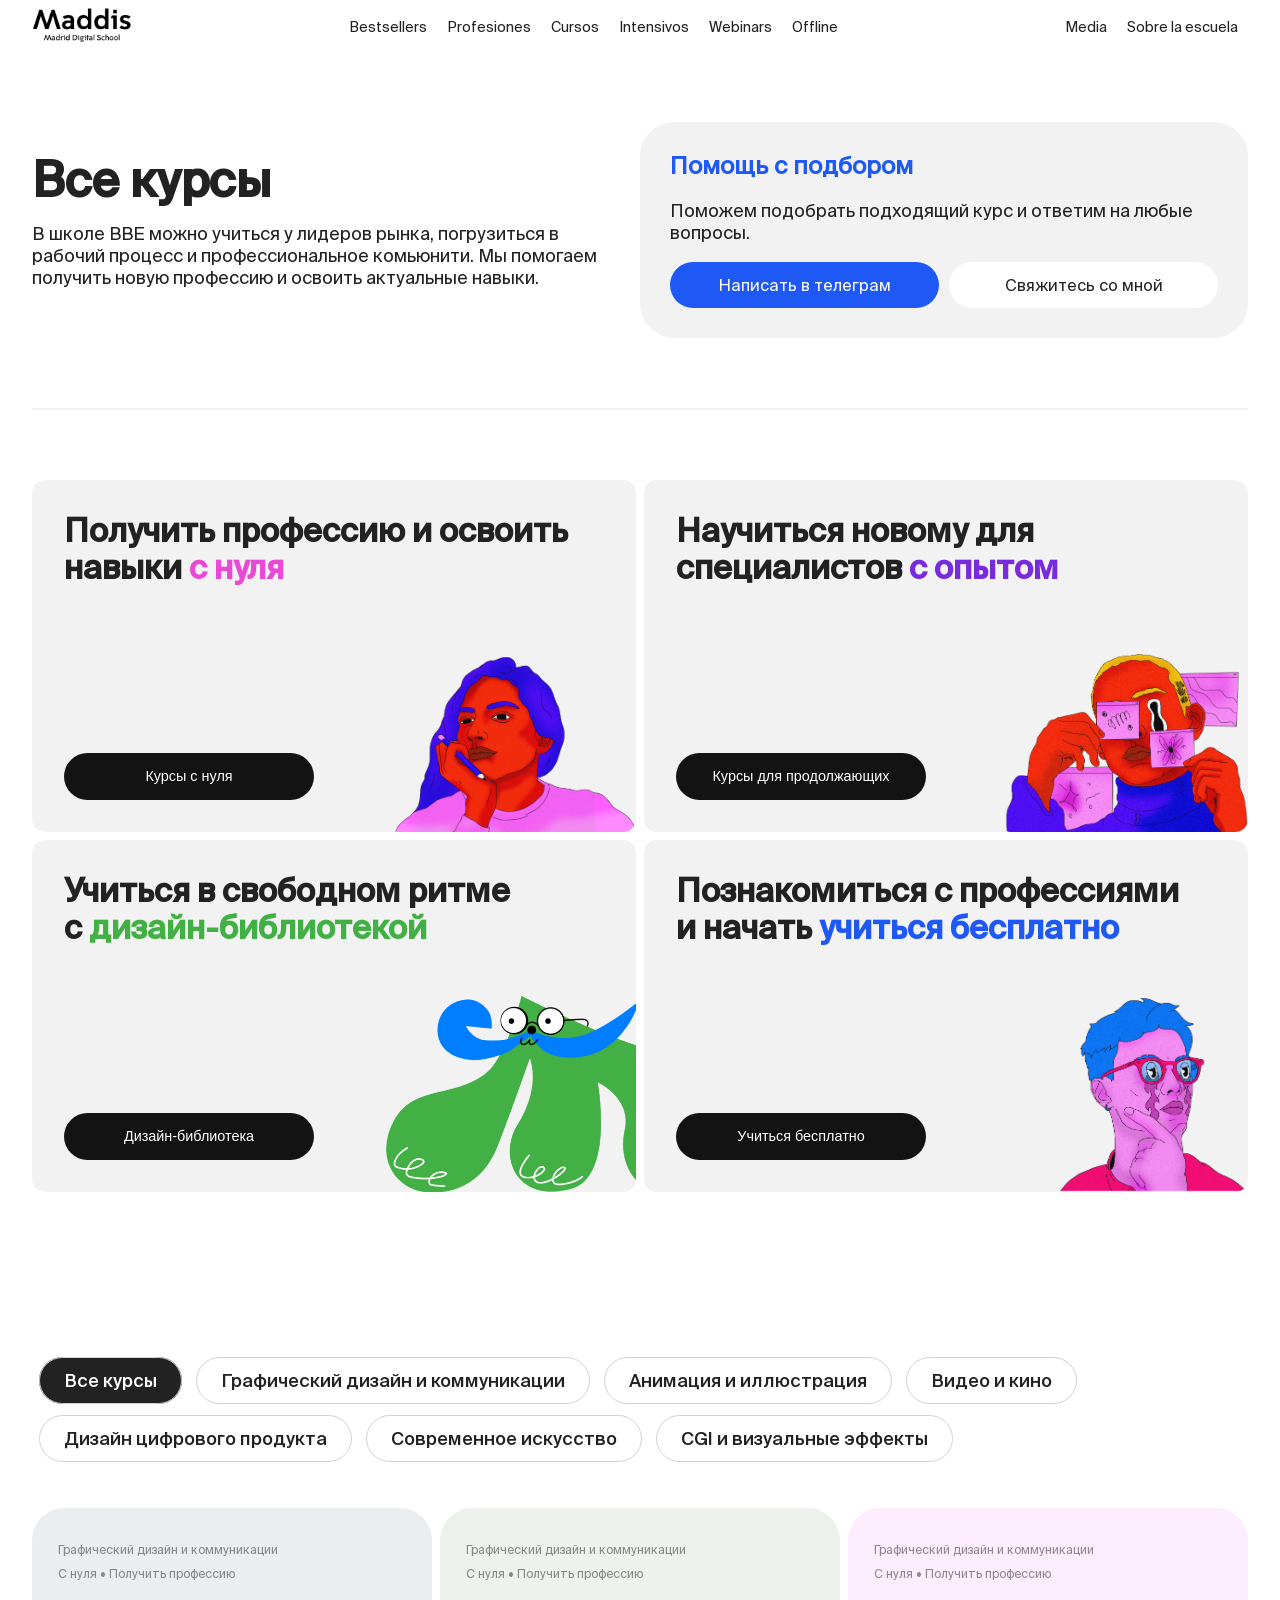
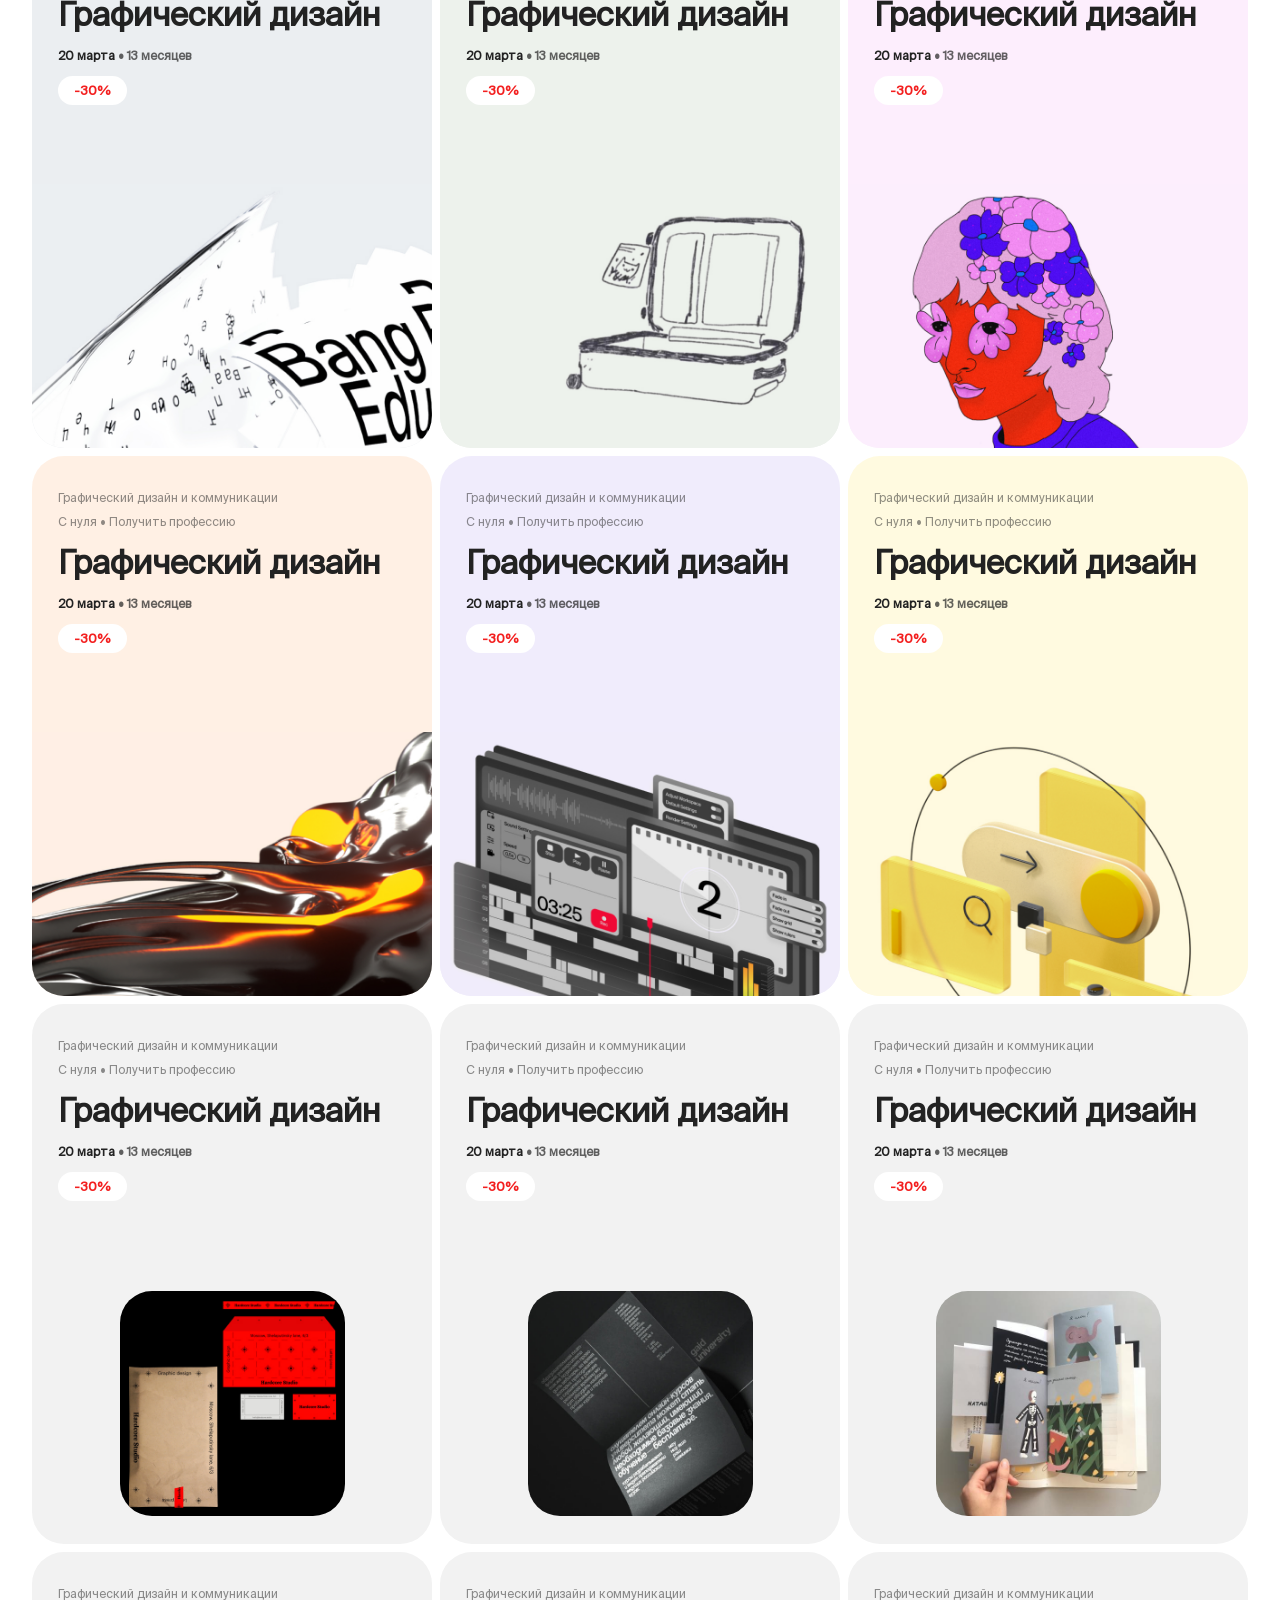
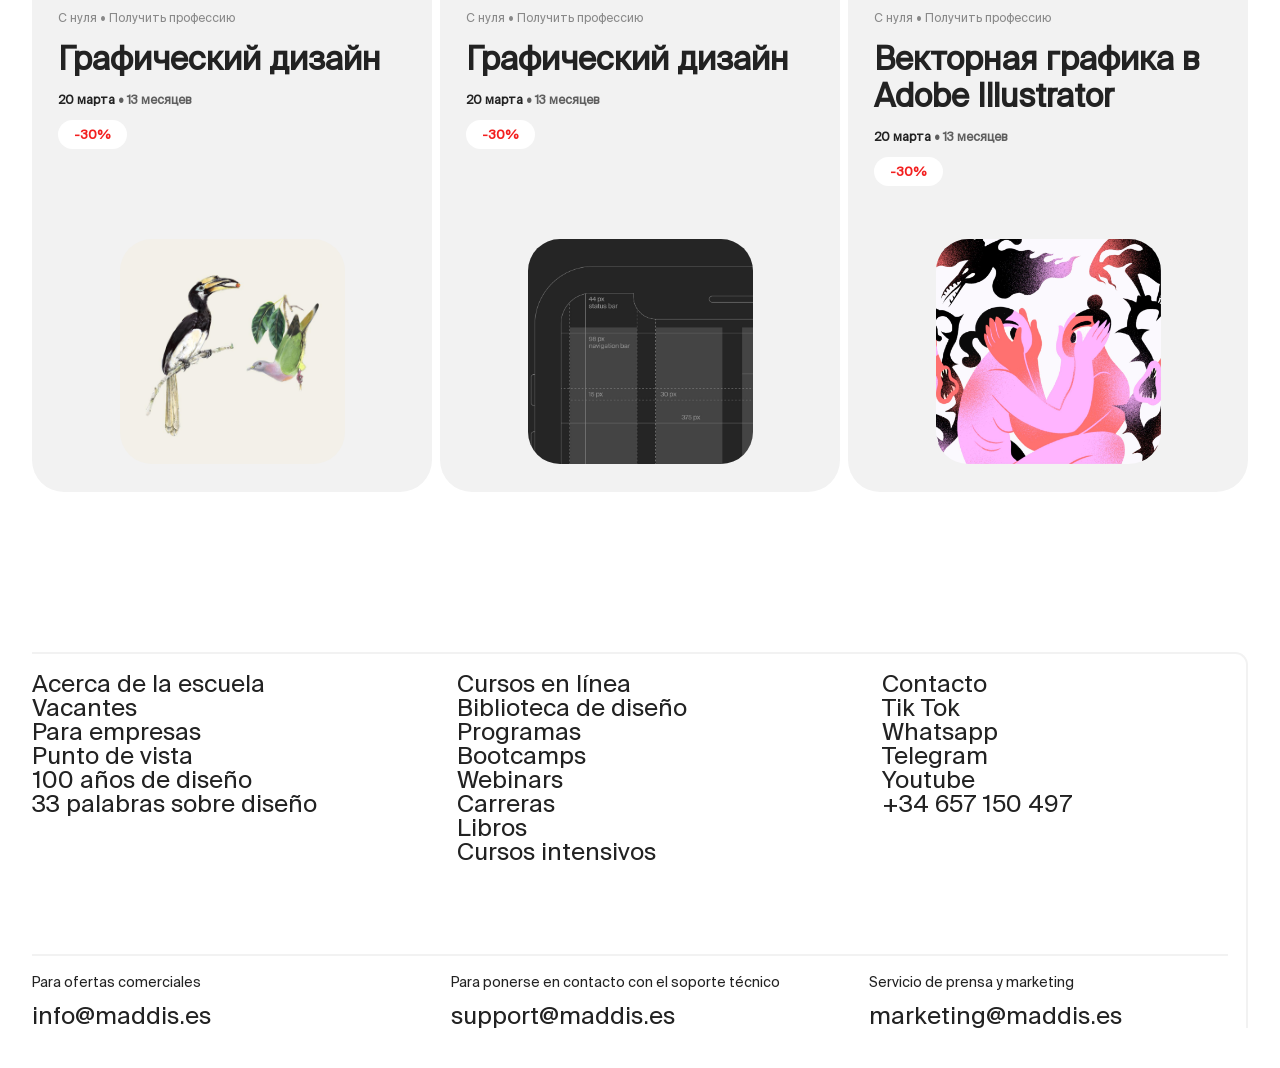
<file: catalog.html>
<!DOCTYPE html>
<html lang="en">
<head>
    <meta charset="UTF-8">
    <meta http-equiv="X-UA-Compatible" content="IE=edge">
    <meta name="viewport" content="width=device-width, initial-scale=1.0">
    <link rel="stylesheet" href="./css/css_1/style.css">
    <link rel="stylesheet" href="./css/main.css">
    <title>Catalog</title>
</head>
<body>
    <header>
        <div class="container">
            <div class="header">
                <div class="logo">
                    <a href="./">
                        <img src="./img/logo.png" alt="logo">
                    </a>
                </div>
                <div class="nav">
                    <ul>
                        <li><a href="#">Bestsellers</a></li>
                        <li><a href="#">Profesiones</a></li>
                        <li><a href="#">Cursos</a></li>
                        <li><a href="#">Intensivos</a></li>
                        <li><a href="#">Webinars</a></li>
                        <li><a href="#">Offline</a></li>
                    </ul>
                </div>
                <div class="nav">
                    <ul>
                        <li><a href="#">Media</a></li>
                        <li><a href="#">Sobre la escuela</a></li>
                    </ul>
                </div>
                <div class="mobile-menu">Menu</div>
            </div>
        </div>
    </header>
    <div class="all-courses">
        <div class="container">
            <div class="all-courses__wrap">
                <div class="all-courses__item">
                    <h1>Все курсы</h1>
                    <p>В школе BBE можно учиться у лидеров рынка, погрузиться в рабочий процесс и профессиональное комьюнити. Мы помогаем 
                        получить новую профессию и освоить актуальные навыки.
                    </p>
                </div>
                <div class="all-courses__item">
                    <div class="all-courses__item__btn">
                        <h4>Помощь с подбором</h4>
                        <p>Поможем подобрать подходящий курс и ответим на любые вопросы.</p>
                        <div class="btns">
                            <a href="#">Написать в телеграм</a>
                            <a href="#">Свяжитесь со мной</a>
                        </div>
                    </div>
                </div>
            </div>
        </div>
    </div>
    <section id="cards">
        <div class="container">
            <div id="cards-wrap" class="cards-wrap">
                <div id="catalog-item" class="cards-wrap__item">
                    <a href="#">
                        <h2>Получить профессию и освоить навыки <span>с нуля</span></h2>
                        <div class="cards-item__info">
                            <div class="cards-item__info_left">
                                <button>Курсы с нуля</button>
                            </div>
                            <div class="cards-item__info_right">
                                <img src="./img/images_1/catalog1.png" alt="card">
                            </div>
                        </div>
                    </a>
                </div>
                <div id="catalog-item" class="cards-wrap__item">
                    <a href="#">
                        <h2>Научиться новому для<br/>специалистов<span class="color2"> с опытом</span></h2>
                        <div class="cards-item__info">
                            <div class="cards-item__info_left">
                                <button>Курсы для продолжающих</button>
                            </div>
                            <div class="cards-item__info_right">
                                <img src="./img/images_1/catalog2.png" alt="card">
                            </div>
                        </div>
                    </a>
                </div>
                <div id="catalog-item" class="cards-wrap__item">
                    <a href="#">
                        <h2>Учиться в свободном ритме<br/> c<span class="color3"> дизайн-библиотекой</span></h2>
                        <div class="cards-item__info">
                            <div class="cards-item__info_left">
                                <button>Дизайн-библиотека</button>
                            </div>
                            <div class="cards-item__info_right">
                                <img class="catalog-img" src="./img/images_1/catalog3.png" alt="card">
                            </div>
                        </div>
                    </a>
                </div>
                <div id="catalog-item" class="cards-wrap__item">
                    <a href="#">
                        <h2>Познакомиться с профессиями<br/> и начать <span class="color4">учиться бесплатно</span></h2>
                        <div class="cards-item__info">
                            <div class="cards-item__info_left">
                                <button>Учиться бесплатно</button>
                            </div>
                            <div class="cards-item__info_right">
                                <img class="catalog-img" src="./img/images_1/catalog4.png" alt="card">
                            </div>
                        </div>
                    </a>
                </div>
            </div>
        </div>
    </section>
    <div class="categories">
        <div class="container">
            <ul>
                <li><a class="active" href="#">Все курсы</a></li>
                <li><a href="#">Графический дизайн и коммуникации</a></li>
                <li><a href="#">Анимация и иллюстрация</a></li>
                <li><a href="#">Видео и кино</a></li>
                <li><a href="#">Дизайн цифрового продукта</a></li>
                <li><a href="#">Современное искусство</a></li>
                <li><a href="#">CGI и визуальные эффекты</a></li>
            </ul>
        </div>
    </div>
    <section id="courses">
        <div class="container">
            <div class="courses-wrap">
                <div class="courses-wrap__item" style="background: #9da9b733">
                    <a href="#">
                        <div class="courses-header">
                            <p>Графический дизайн и коммуникации<br/> С нуля • Получить профессию</p>
                            <h2>Графический дизайн</h2>
                            <h6>20 марта <span>• 13 месяцев</span></h6>
                            <h5>-30%</h5>
                        </div>
                        <div class="courses-img">
                            <img src="./img/images_1/course1.jpeg" alt="course">
                        </div>
                    </a>
                </div>
                <div class="courses-wrap__item" style="background: #a4be9f33">
                    <a href="#">
                        <div class="courses-header">
                            <p>Графический дизайн и коммуникации<br/> С нуля • Получить профессию</p>
                            <h2>Графический дизайн</h2>
                            <h6>20 марта <span>• 13 месяцев</span></h6>
                            <h5>-30%</h5>
                        </div>
                        <div class="courses-img">
                            <img src="./img/images_1/course2.jpeg" alt="course">
                        </div>
                    </a>
                </div>
                <div class="courses-wrap__item" style="background: #f08bf026">
                    <a href="#">
                        <div class="courses-header">
                            <p>Графический дизайн и коммуникации<br/> С нуля • Получить профессию</p>
                            <h2>Графический дизайн</h2>
                            <h6>20 марта <span>• 13 месяцев</span></h6>
                            <h5>-30%</h5>
                        </div>
                        <div class="courses-img">
                            <img src="./img/images_1/course3.jpeg" alt="course">
                        </div>
                    </a>
                </div>
                <div class="courses-wrap__item" style="background: #ff984b26">
                    <a href="#">
                        <div class="courses-header">
                            <p>Графический дизайн и коммуникации<br/> С нуля • Получить профессию</p>
                            <h2>Графический дизайн</h2>
                            <h6>20 марта <span>• 13 месяцев</span></h6>
                            <h5>-30%</h5>
                        </div>
                        <div class="courses-img">
                            <img src="./img/images_1/course4.jpeg" alt="course">
                        </div>
                    </a>
                </div>
                <div class="courses-wrap__item" style="background: #b6a1f033">
                    <a href="#">
                        <div class="courses-header">
                            <p>Графический дизайн и коммуникации<br/> С нуля • Получить профессию</p>
                            <h2>Графический дизайн</h2>
                            <h6>20 марта <span>• 13 месяцев</span></h6>
                            <h5>-30%</h5>
                        </div>
                        <div class="courses-img">
                            <img src="./img/images_1/course5.jpeg" alt="course">
                        </div>
                    </a>
                </div>
                <div class="courses-wrap__item" style="background: #ffe56333">
                    <a href="#">
                        <div class="courses-header">
                            <p>Графический дизайн и коммуникации<br/> С нуля • Получить профессию</p>
                            <h2>Графический дизайн</h2>
                            <h6>20 марта <span>• 13 месяцев</span></h6>
                            <h5>-30%</h5>
                        </div>
                        <div class="courses-img">
                            <img src="./img/images_1/course6.jpeg" alt="course">
                        </div>
                    </a>
                </div>
                <div class="courses-wrap__item">
                    <a href="#">
                        <div class="courses-header">
                            <p>Графический дизайн и коммуникации<br/> С нуля • Получить профессию</p>
                            <h2>Графический дизайн</h2>
                            <h6>20 марта <span>• 13 месяцев</span></h6>
                            <h5>-30%</h5>
                        </div>
                        <div class="courses-img course-mini-img">
                            <img src="./img/images_1/course7.jpeg" alt="course">
                        </div>
                    </a>
                </div>
                <div class="courses-wrap__item">
                    <a href="#">
                        <div class="courses-header">
                            <p>Графический дизайн и коммуникации<br/> С нуля • Получить профессию</p>
                            <h2>Графический дизайн</h2>
                            <h6>20 марта <span>• 13 месяцев</span></h6>
                            <h5>-30%</h5>
                        </div>
                        <div class="courses-img course-mini-img">
                            <img src="./img/images_1/course8.jpeg" alt="course">
                        </div>
                    </a>
                </div>
                <div class="courses-wrap__item">
                    <a href="#">
                        <div class="courses-header">
                            <p>Графический дизайн и коммуникации<br/> С нуля • Получить профессию</p>
                            <h2>Графический дизайн</h2>
                            <h6>20 марта <span>• 13 месяцев</span></h6>
                            <h5>-30%</h5>
                        </div>
                        <div class="courses-img course-mini-img">
                            <img src="./img/images_1/course9.jpeg" alt="course">
                        </div>
                    </a>
                </div>
                <div class="courses-wrap__item">
                    <a href="#">
                        <div class="courses-header">
                            <p>Графический дизайн и коммуникации<br/> С нуля • Получить профессию</p>
                            <h2>Графический дизайн</h2>
                            <h6>20 марта <span>• 13 месяцев</span></h6>
                            <h5>-30%</h5>
                        </div>
                        <div class="courses-img course-mini-img">
                            <img src="./img/images_1/course10.jpeg" alt="course">
                        </div>
                    </a>
                </div>
                <div class="courses-wrap__item">
                    <a href="#">
                        <div class="courses-header">
                            <p>Графический дизайн и коммуникации<br/> С нуля • Получить профессию</p>
                            <h2>Графический дизайн</h2>
                            <h6>20 марта <span>• 13 месяцев</span></h6>
                            <h5>-30%</h5>
                        </div>
                        <div class="courses-img course-mini-img">
                            <img src="./img/images_1/course11.jpeg" alt="course">
                        </div>
                    </a>
                </div>
                <div class="courses-wrap__item">
                    <a href="#">
                        <div class="courses-header">
                            <p>Графический дизайн и коммуникации<br/> С нуля • Получить профессию</p>
                            <h2>Векторная графика в Adobe Illustrator</h2>
                            <h6>20 марта <span>• 13 месяцев</span></h6>
                            <h5>-30%</h5>
                        </div>
                        <div class="courses-img course-mini-img">
                            <img src="./img/images_1/course12.jpeg" alt="course">
                        </div>
                    </a>
                </div>
            </div>
        </div>
    </section>
    <footer>
        <div class="container">
            <div class="footer-line">
                <div class="footer-wrap">
                    <div class="footer-wrap__item">
                        <ul>
                            <li><a href="#">Acerca de la escuela</a></li>
                            <li><a href="#">Vacantes</a></li>
                            <li><a href="#">Para empresas</a></li>
                            <li><a href="#">Punto de vista</a></li>
                            <li><a href="#">100 años de diseño</a></li>
                            <li><a href="#">33 palabras sobre diseño</a></li>
                        </ul>
                    </div>
                    <div class="footer-wrap__item">
                        <ul>
                            <li><a href="#">Cursos en línea</a></li>
                            <li><a href="#">Biblioteca de diseño</a></li>
                            <li><a href="#">Programas</a></li>
                            <li><a href="#">Bootcamps</a></li>
                            <li><a href="#">Webinars</a></li>
                            <li><a href="#">Carreras</a></li>
                            <li><a href="#">Libros</a></li>
                            <li><a href="#">Cursos intensivos</a></li>
                        </ul>
                    </div>
                    <div class="footer-wrap__item">
                        <ul>
                            <li><a href="#">Contacto</a></li>
                            <li><a href="#">Tik Tok</a></li>
                            <li><a href="#">Whatsapp</a></li>
                            <li><a href="#">Telegram</a></li>
                            <li><a href="#">Youtube</a></li>
                            <li><a href="#">+34 657 150 497</a></li>
                        </ul>
                    </div>
                </div>
                <div class="footer-wrap footer-wrap__extra">
                    <div class="footer-wrap__item">
                        <ul>
                            <li class="small-txt">Para ofertas comerciales</li>
                            <li><a href="#">info@maddis.es</a></li>
                        </ul>
                    </div>
                    <div class="footer-wrap__item">
                        <ul>
                            <li class="small-txt">Para ponerse en contacto con el soporte técnico</li>
                            <li><a href="#">support@maddis.es</a></li>
                        </ul>
                    </div>
                    <div class="footer-wrap__item">
                        <ul>
                            <li class="small-txt">Servicio de prensa y marketing</li>
                            <li><a href="#">marketing@maddis.es</a></li>
                        </ul>
                    </div>
                </div>
            </div>
        </div>
    </footer>
    <div class="menu">
        <div class="menu-content">
            <div class="menu-head">
                <a href="#">
                    <img src="./img/logo.png" alt="logo">
                </a>
                <span class="close-menu">Close</span>
            </div>
            <ul>
                <li><a href="#">Bestsellers</a></li>
                <li><a href="#">Profesiones</a></li>
                <li><a href="#">Cursos</a></li>
                <li><a href="#">Intensivos</a></li>
                <li><a href="#">Webinars</a></li>
                <li><a href="#">Offline</a></li>
                <li><a href="#">Intensivos</a></li>
                <li><a href="#">Webinars</a></li>
            </ul>
            <div class="small-links">
                <ul>
                    <li><a href="#">Media</a></li>
                    <li><a href="#">Sobre la escuela</a></li>
                    <li><a href="#">Media</a></li>
                    <li><a href="#">Sobre la escuela</a></li>
                    <li><a href="#">Media</a></li>
                </ul>
            </div>
            <div class="small-links">
                <ul>
                    <li><a href="#">Media</a></li>
                    <li><a href="#">Sobre la escuela</a></li>
                    <li><a href="#">Media</a></li>
                    <li><a href="#">Sobre la escuela</a></li>
                    <li><a href="#">Media</a></li>
                </ul>
            </div>
            <div class="menu-contacts">
                <div class="menu-contacts__item">
                    <div class="small-txt">Para ofertas comerciales</div>
                    <div><a href="#">info@maddis.es</a></div>
                </div>
                <div class="menu-contacts__item">
                    <div class="small-txt">Para ponerse en contacto con el soporte técnico</div>
                    <div><a href="#">support@maddis.es</a></div>
                </div>
                <div class="menu-contacts__item">
                    <div class="small-txt">Servicio de prensa y marketing</div>
                    <div><a href="#">marketing@maddis.es</a></div>
                </div>
            </div>
        </div>
    </div>
    <script src="./js/main.js"></script>
</body>
</html>
</file>
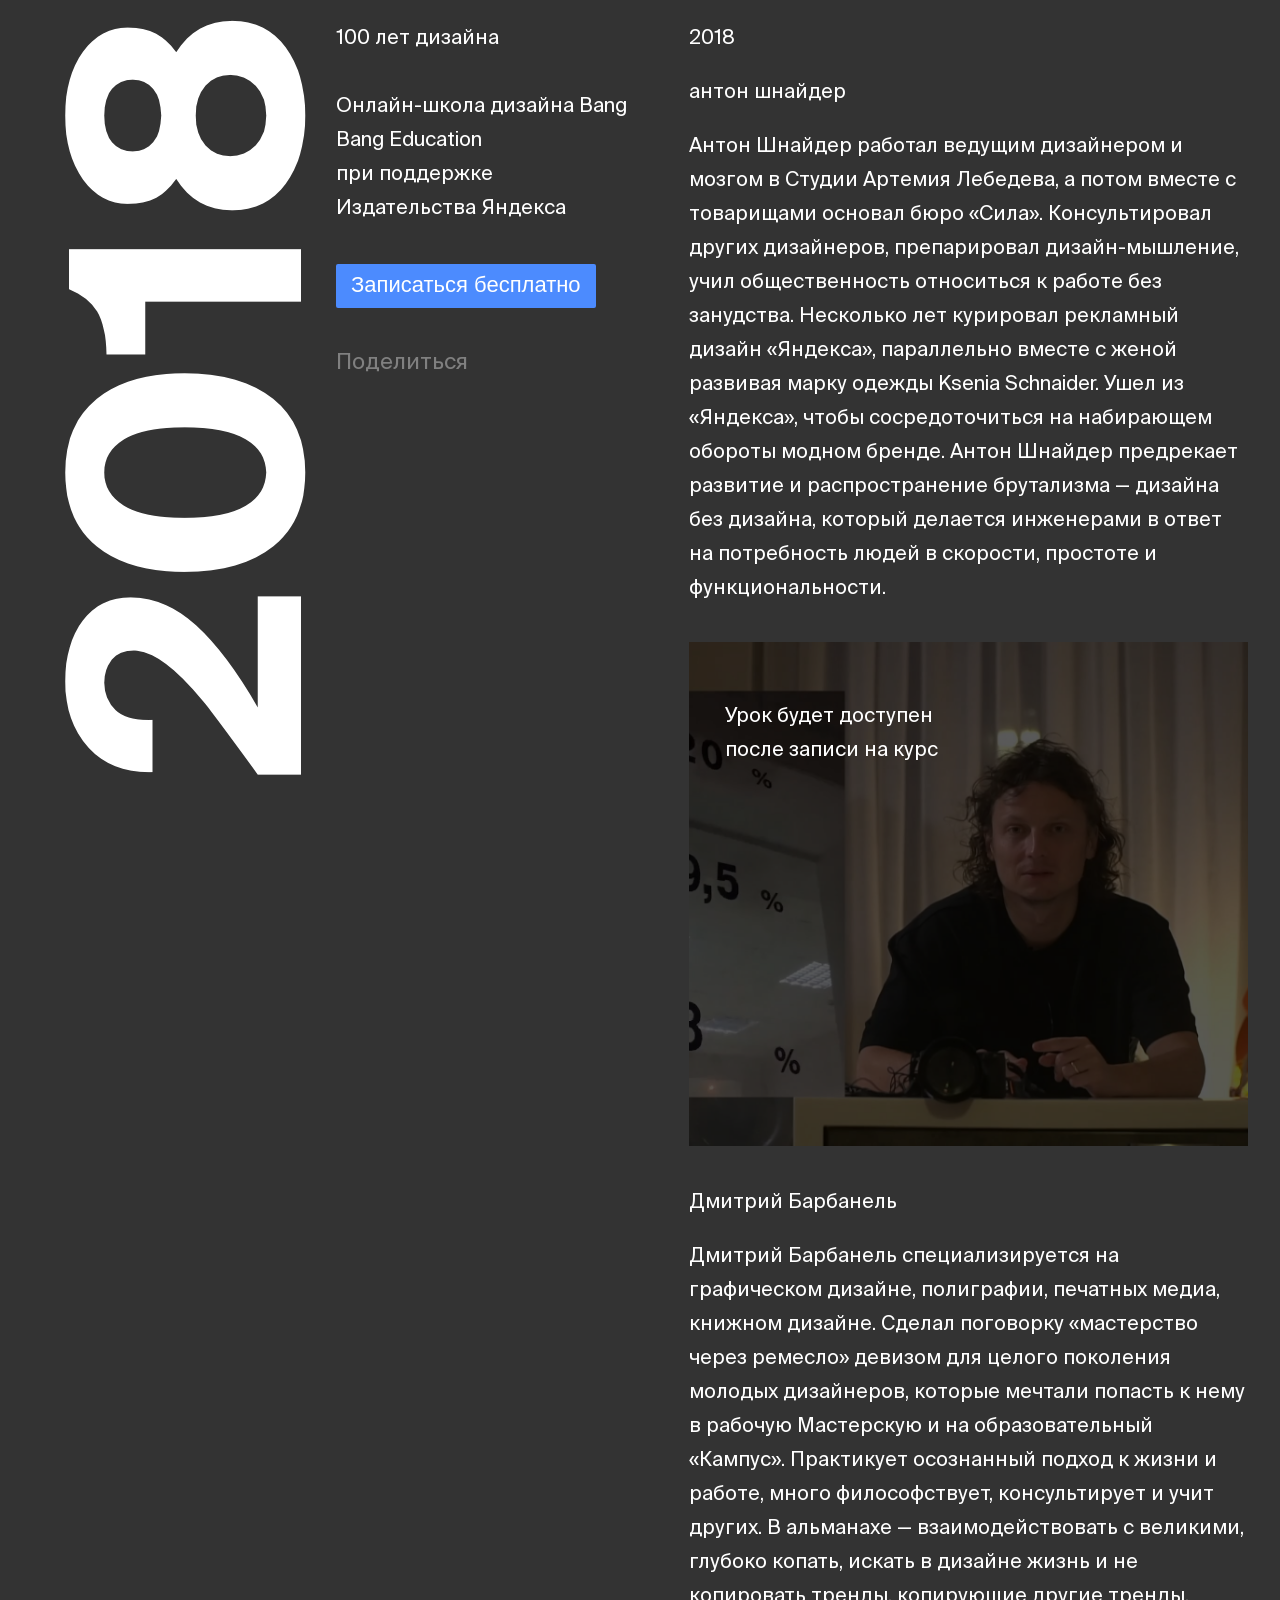
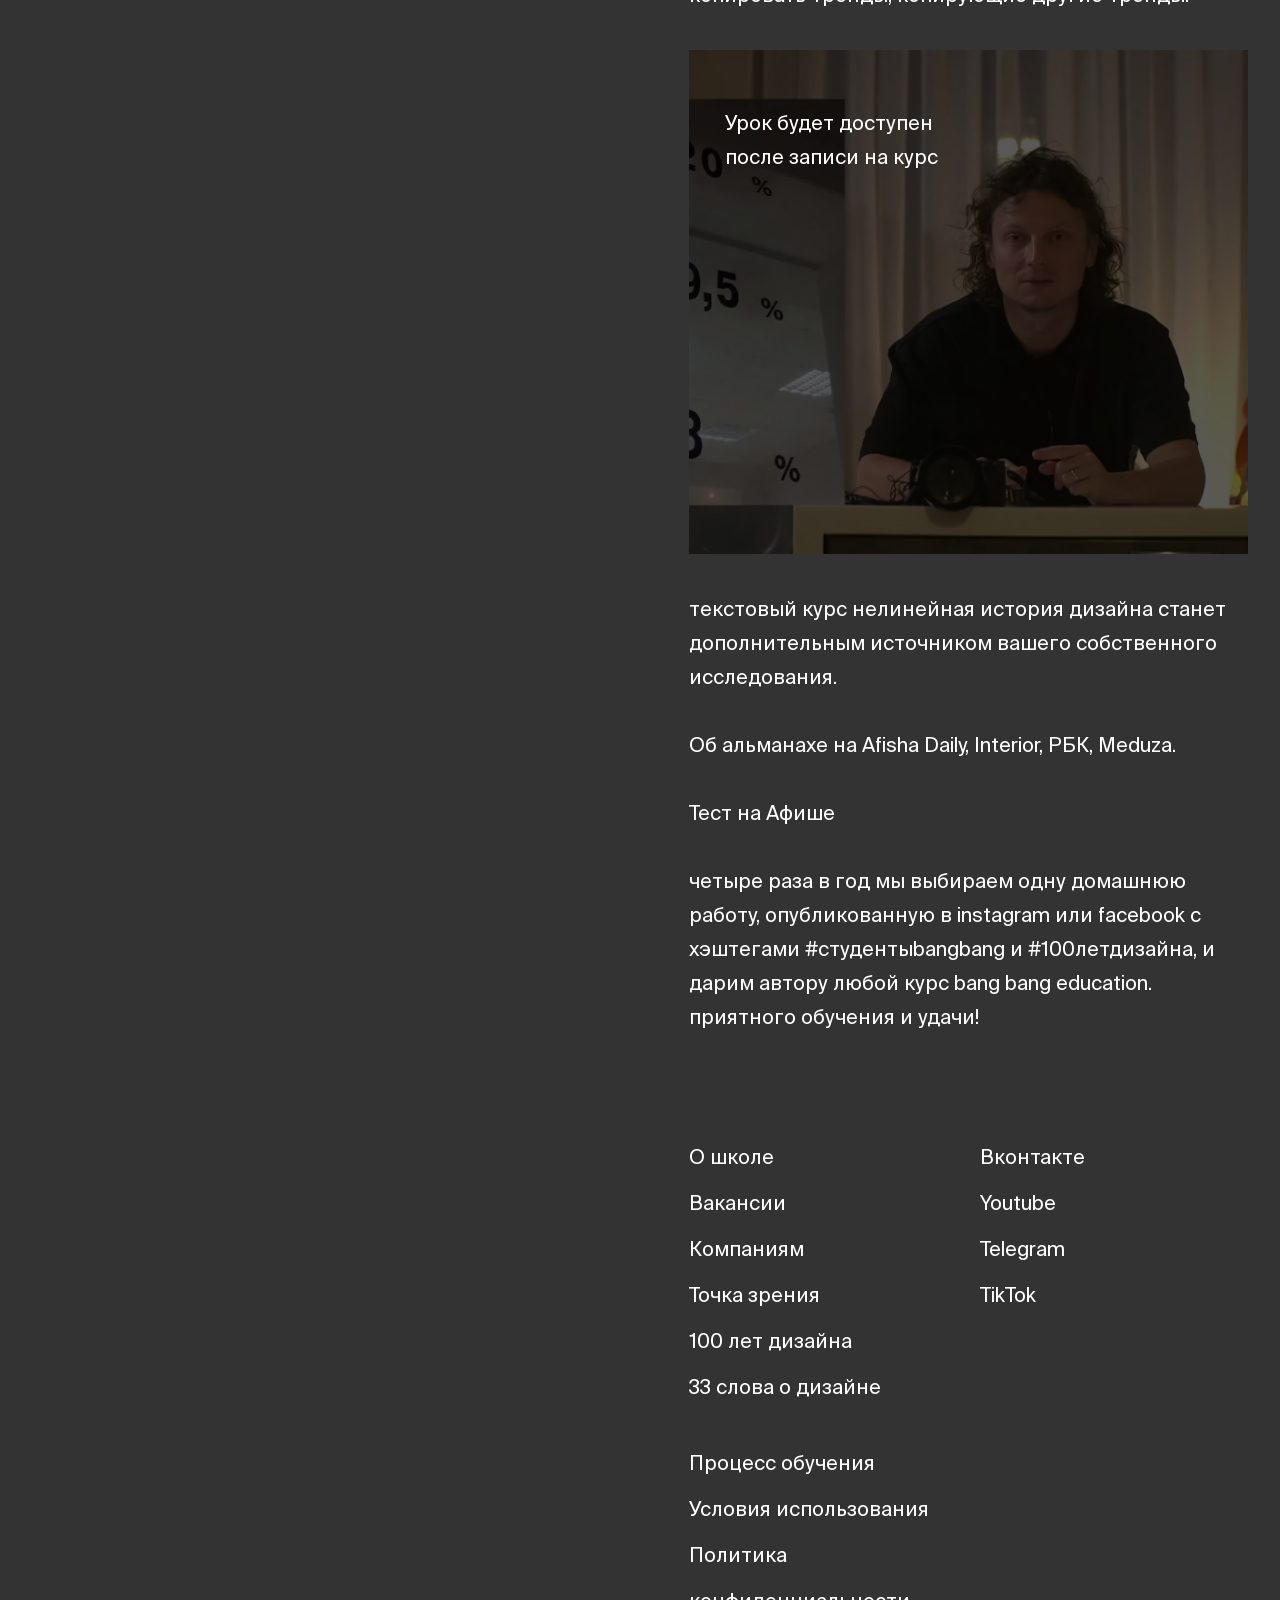
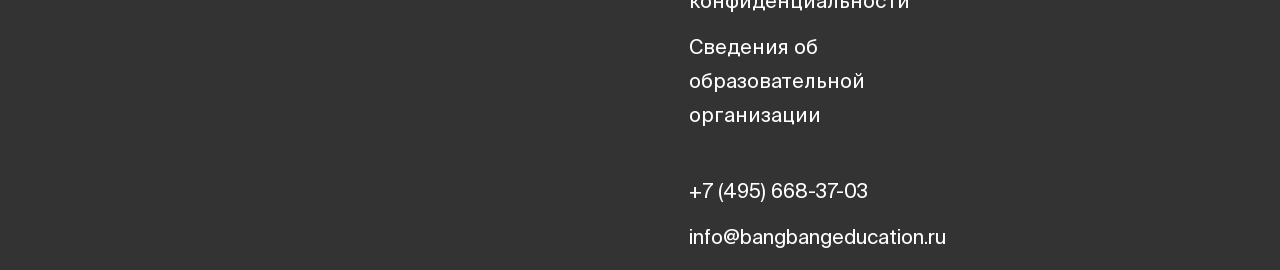
<file: movies.html>
<!DOCTYPE html>
<html lang="en">
<head>
    <meta charset="UTF-8">
    <meta http-equiv="X-UA-Compatible" content="IE=edge">
    <meta name="viewport" content="width=device-width, initial-scale=1.0">
    <link rel="stylesheet" href="./css/css_1/style.css">
    <title>Movies</title>
</head>
<body>
    <div id="movies">
        <div class="container">
            <div class="movies-wrap">
                <div class="year-div">
                    <div class="year">
                        2018
                    </div>
                </div>
                <div class="center-content">
                    <div class="center-div">
                        <p>
                            100 лет дизайна<br/><br/>
                            Онлайн-школа дизайна Bang<br/> Bang Education <br/>при поддержке<br/> Издательства Яндекса
                        </p>
                        <button>Записаться бесплатно</button><br/>
                        <a href="#">Поделиться</a>
                    </div>
                </div>
                <div class="desc">
                    <p>2018</p>
                    <p>антон шнайдер</p>
                    <p>Антон Шнайдер работал ведущим дизайнером и мозгом в Студии Артемия Лебедева, а потом вместе с товарищами основал бюро 
                        «Сила». Консультировал других дизайнеров, препарировал дизайн-мышление, учил общественность относиться к работе без 
                        занудства. Несколько лет курировал рекламный дизайн «Яндекса», параллельно вместе с женой развивая марку одежды 
                        Ksenia Schnaider. Ушел из «Яндекса», чтобы сосредоточиться на набирающем обороты модном бренде. Антон Шнайдер предрекает 
                        развитие и распространение брутализма — дизайна без дизайна, который делается инженерами в ответ на потребность людей 
                        в скорости, простоте и функциональности.                    
                    </p><br/>
                    <div style="background-image: url('./img/images_1/aaa.jpeg')" class="card">
                        <p>Урок будет доступен<br/>после записи на курс</p>
                    </div><br/>
                    <p>Дмитрий Барбанель</p>
                    <p>
                        Дмитрий Барбанель специализируется на графическом дизайне, полиграфии, печатных медиа, книжном дизайне. Сделал 
                        поговорку «мастерство через ремесло» девизом для целого поколения молодых дизайнеров, которые мечтали попасть к нему 
                        в рабочую Мастерскую и на образовательный «Кампус». Практикует осознанный подход к жизни и работе, много философствует, 
                        консультирует и учит других. В альманахе — взаимодействовать с великими, глубоко копать, искать в дизайне жизнь и не 
                        копировать тренды, копирующие другие тренды.                
                    </p><br/>
                    <div style="background-image: url('./img/images_1/aaa.jpeg')" class="card">
                        <p>Урок будет доступен<br/>после записи на курс</p>
                    </div><br/>
                    <p>
                        текстовый курс нелинейная история дизайна станет дополнительным источником вашего собственного исследования.
                        <br/><br/>
                        Об альманахе на Afisha Daily, Interior, РБК, Meduza.
                        <br/><br/>
                        Тест на Афише
                        <br/><br/>
                        четыре раза в год мы выбираем одну домашнюю работу, опубликованную в instagram или facebook с хэштегами 
                        #студентыbangbang и #100летдизайна, и дарим автору любой курс bang bang education. приятного обучения и удачи!
                    </p>
                    <div class="footer-link-parent">
                        <div class="link-block">
                            <ul>
                                <li><a href="#">О школе</a></li>
                                <li><a href="#">Вакансии</a></li>
                                <li><a href="#">Компаниям</a></li>
                                <li><a href="#">Точка зрения</a></li>
                                <li><a href="#">100 лет дизайна</a></li>
                                <li><a href="#">33 слова о дизайне</a></li>
                                <br/>
                                <li><a href="#">Процесс обучения</a></li>
                                <li><a href="#">Условия использования</a></li>
                                <li><a href="#">Политика</a></li>
                                <li><a href="#">конфиденциальности</a></li>
                                <li><a href="#">Сведения об образовательной организации</a></li>
                                <br/>
                                <li><a href="#">+7 (495) 668-37-03</a></li>
                                <li><a href="#">info@bangbangeducation.ru</a></li>
                            </ul>
                        </div>
                        <div class="link-block">
                            <ul>
                                <li><a href="#">Вконтакте</a></li>
                                <li><a href="#">Youtube</a></li>
                                <li><a href="#">Telegram</a></li>
                                <li><a href="#">TikTok</a></li>
                            </ul>
                        </div>
                    </div>
                </div>
            </div>
        </div>
    </div>
</body>
</html>
</file>
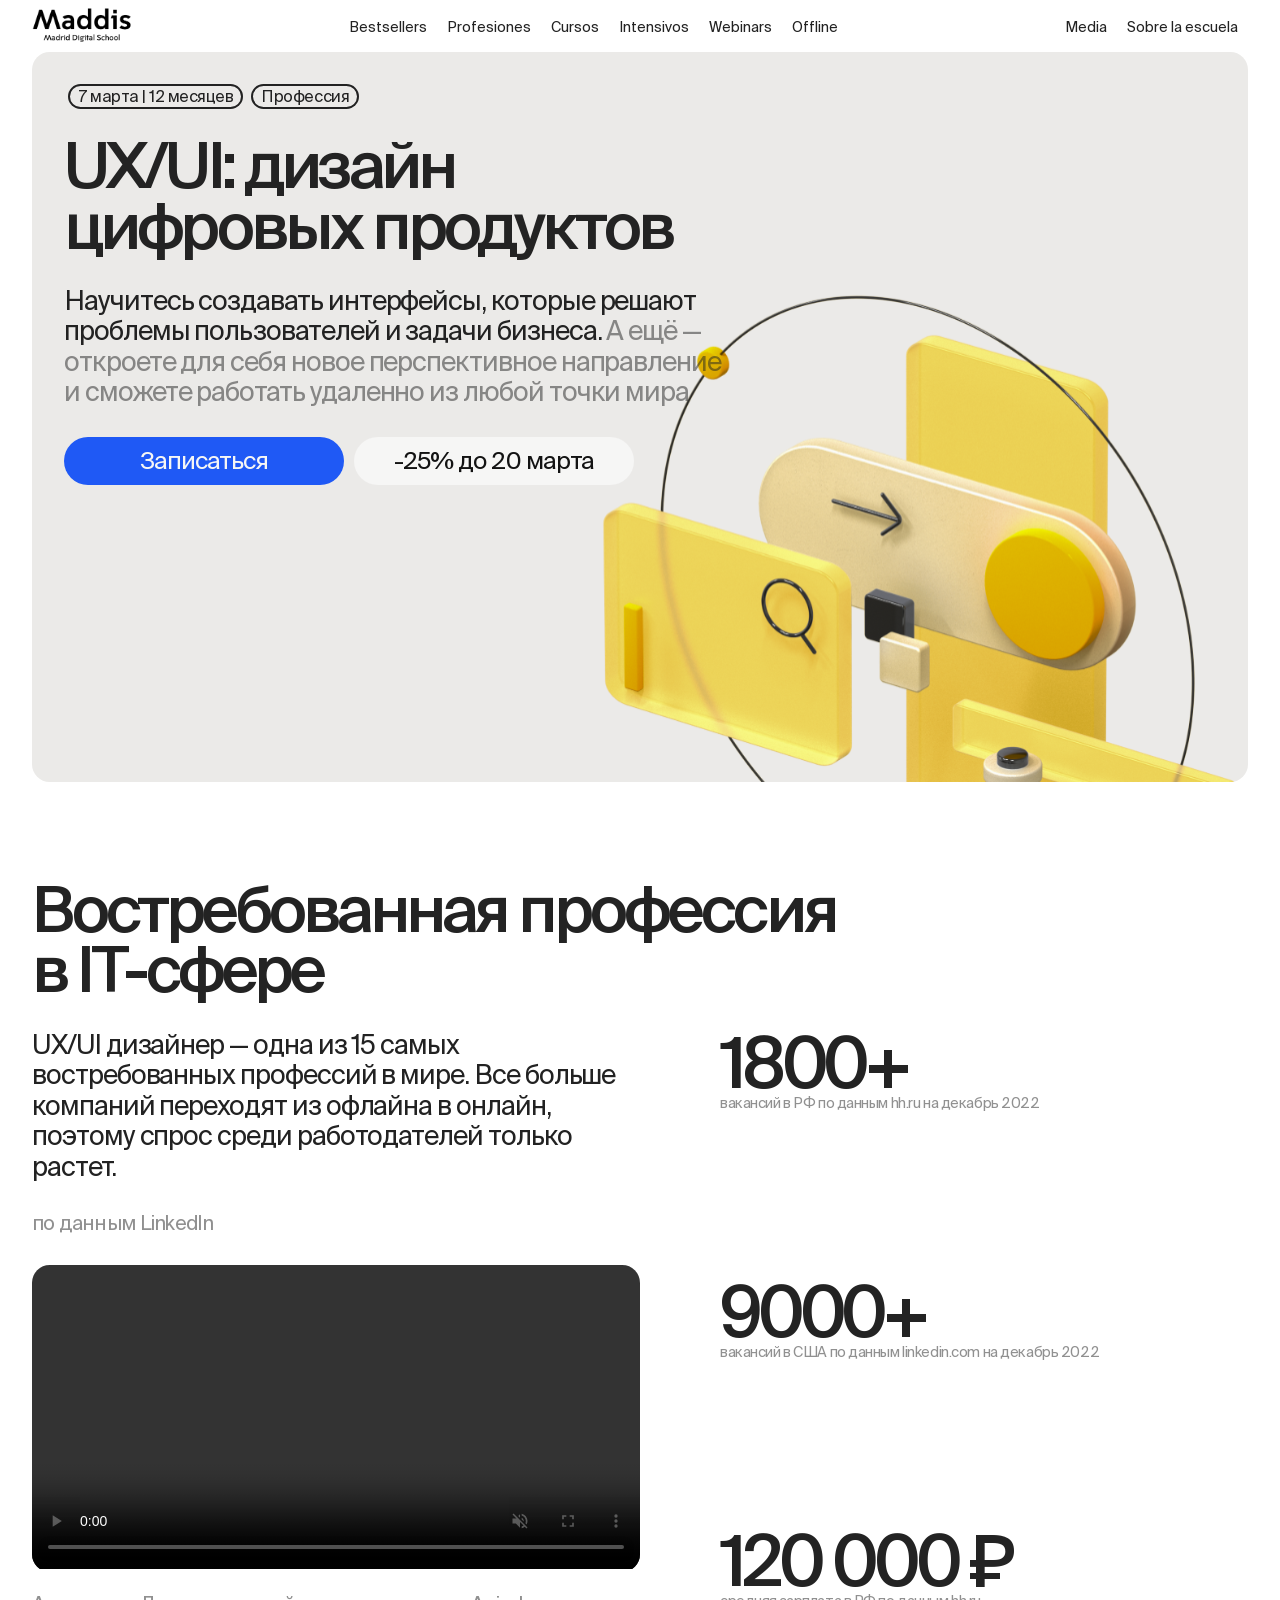
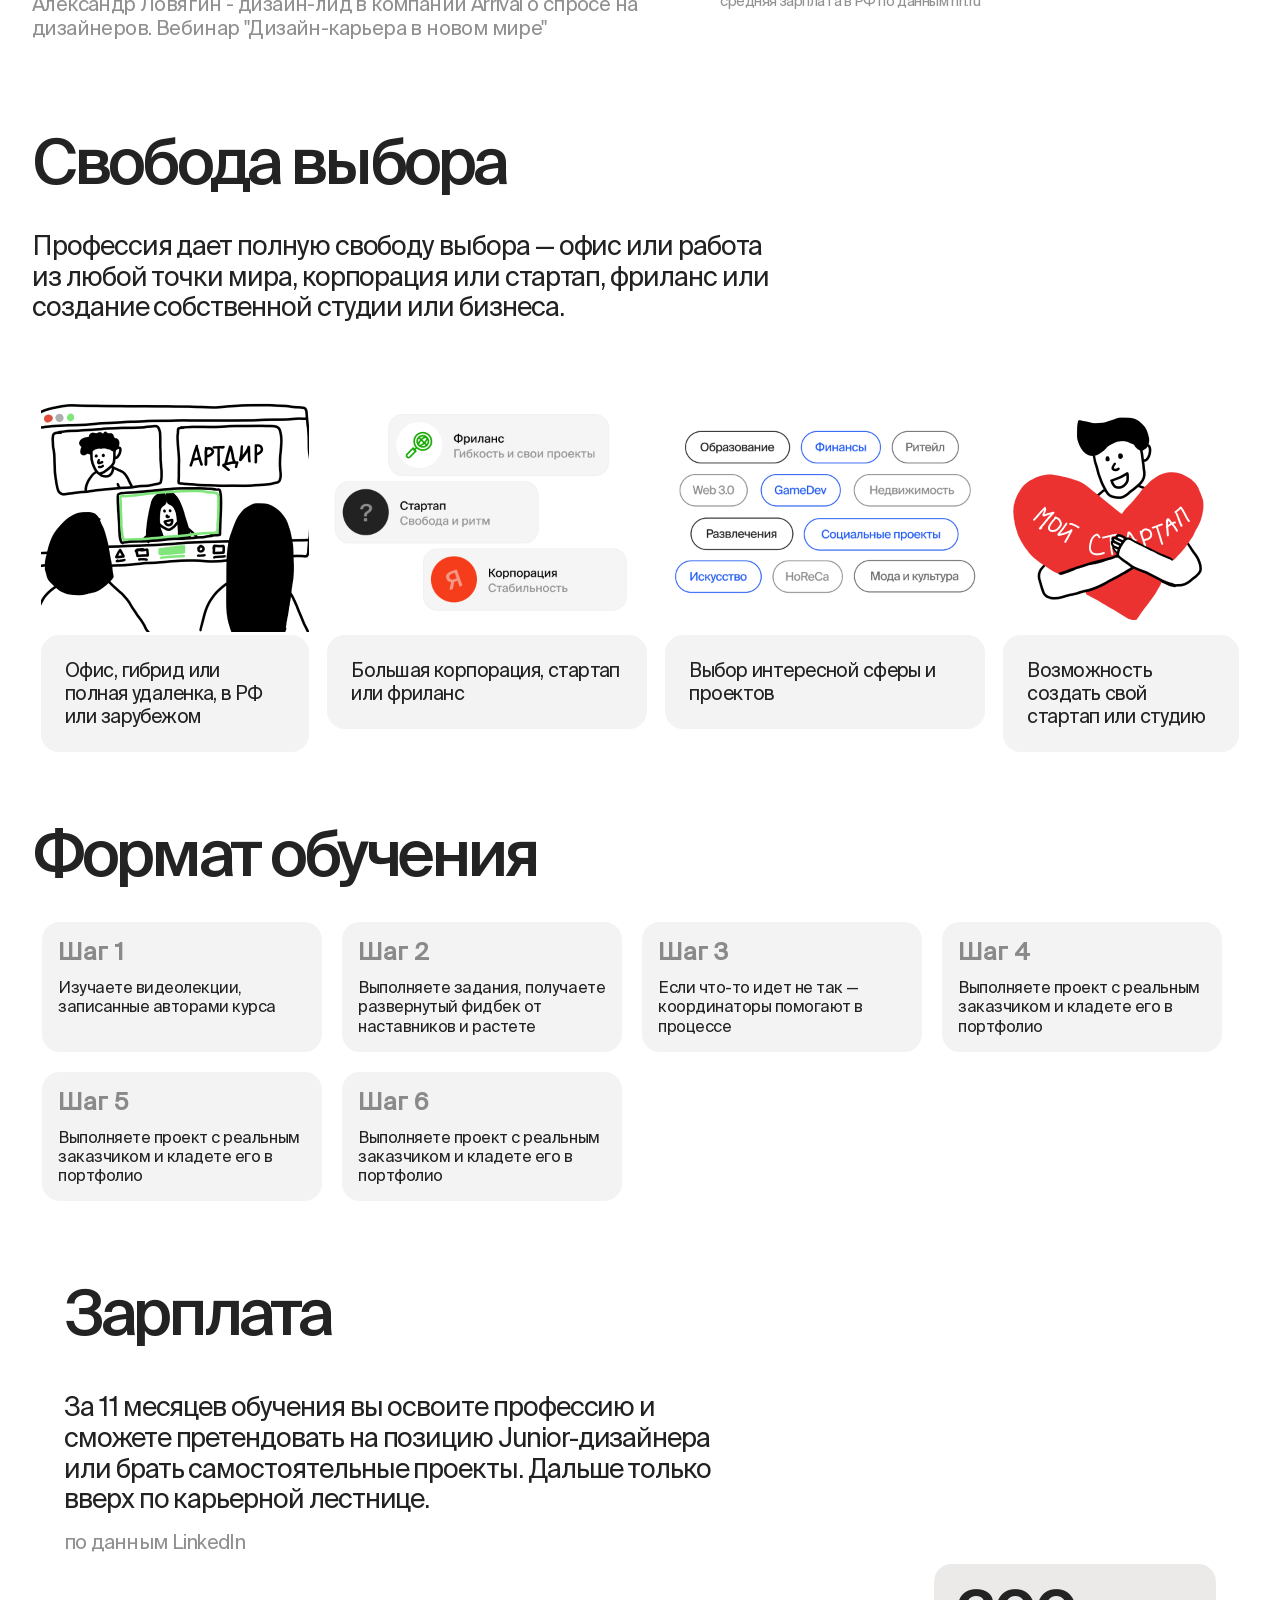
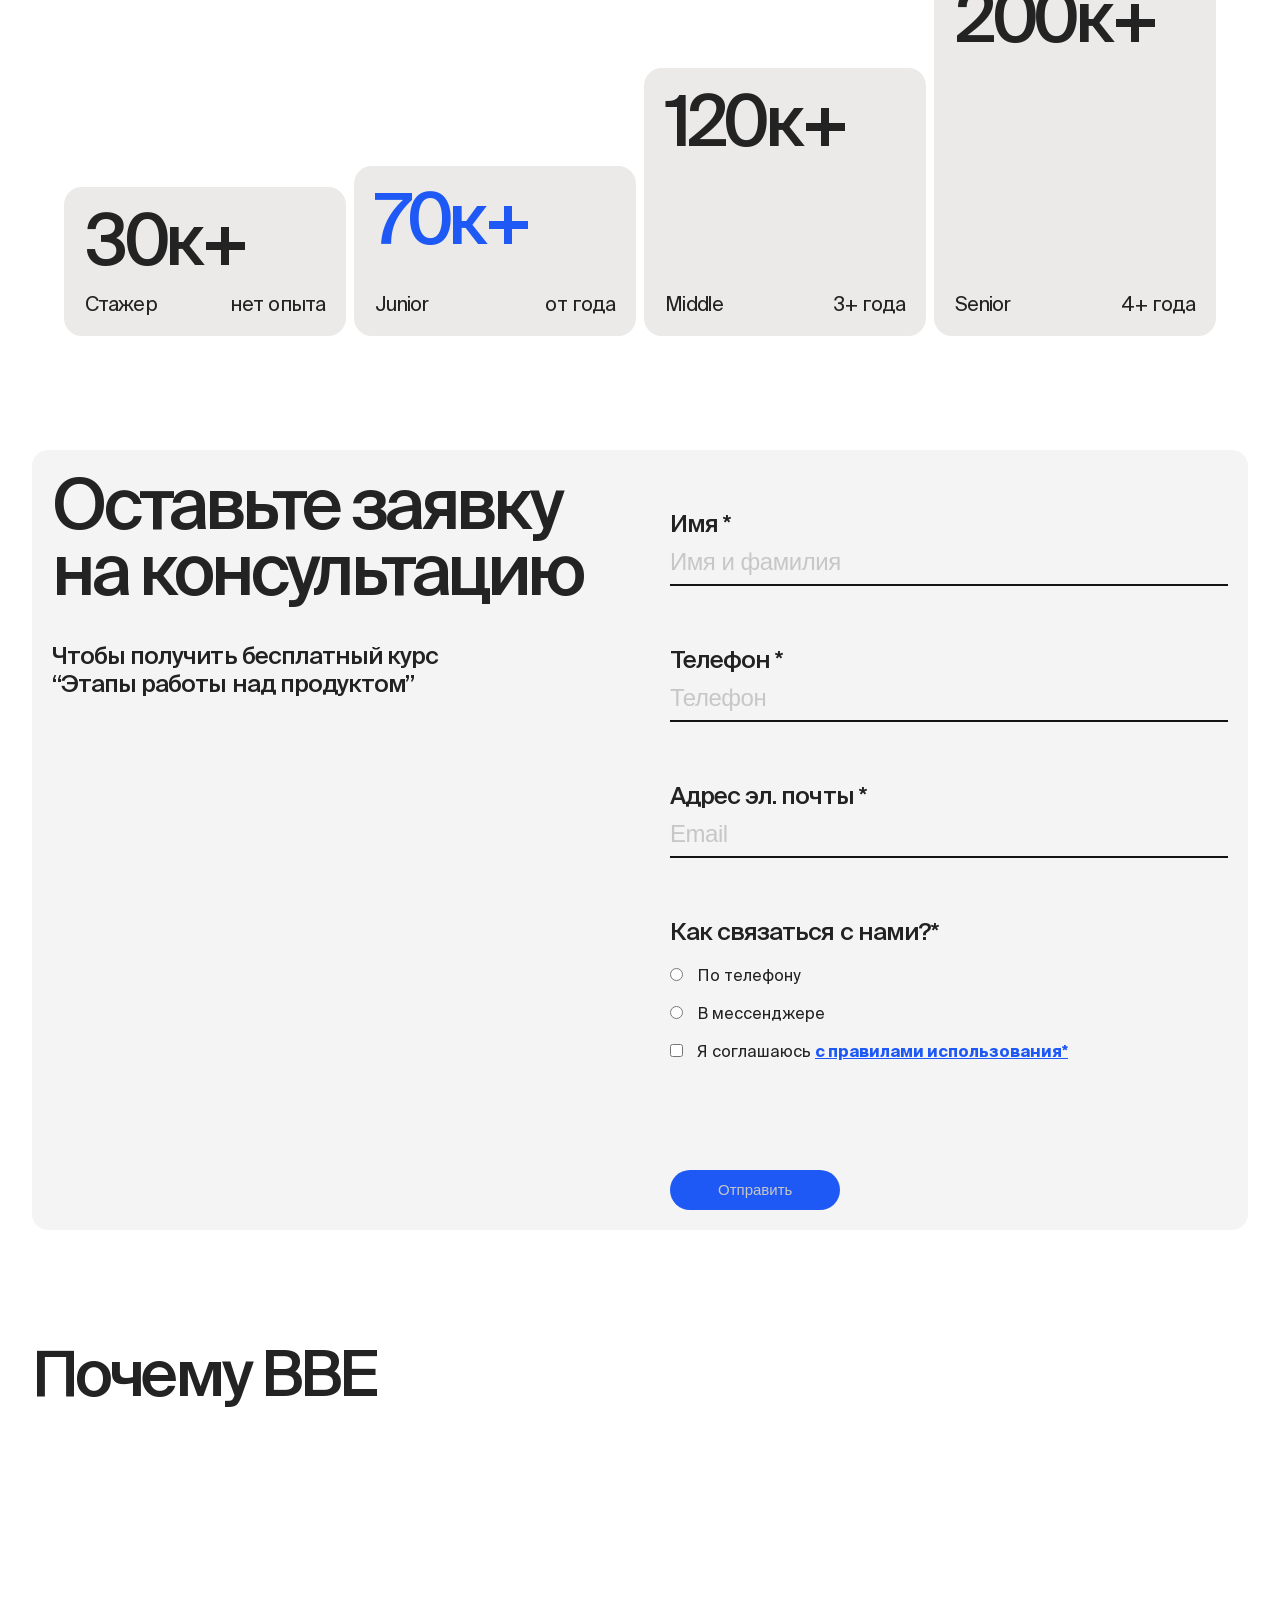
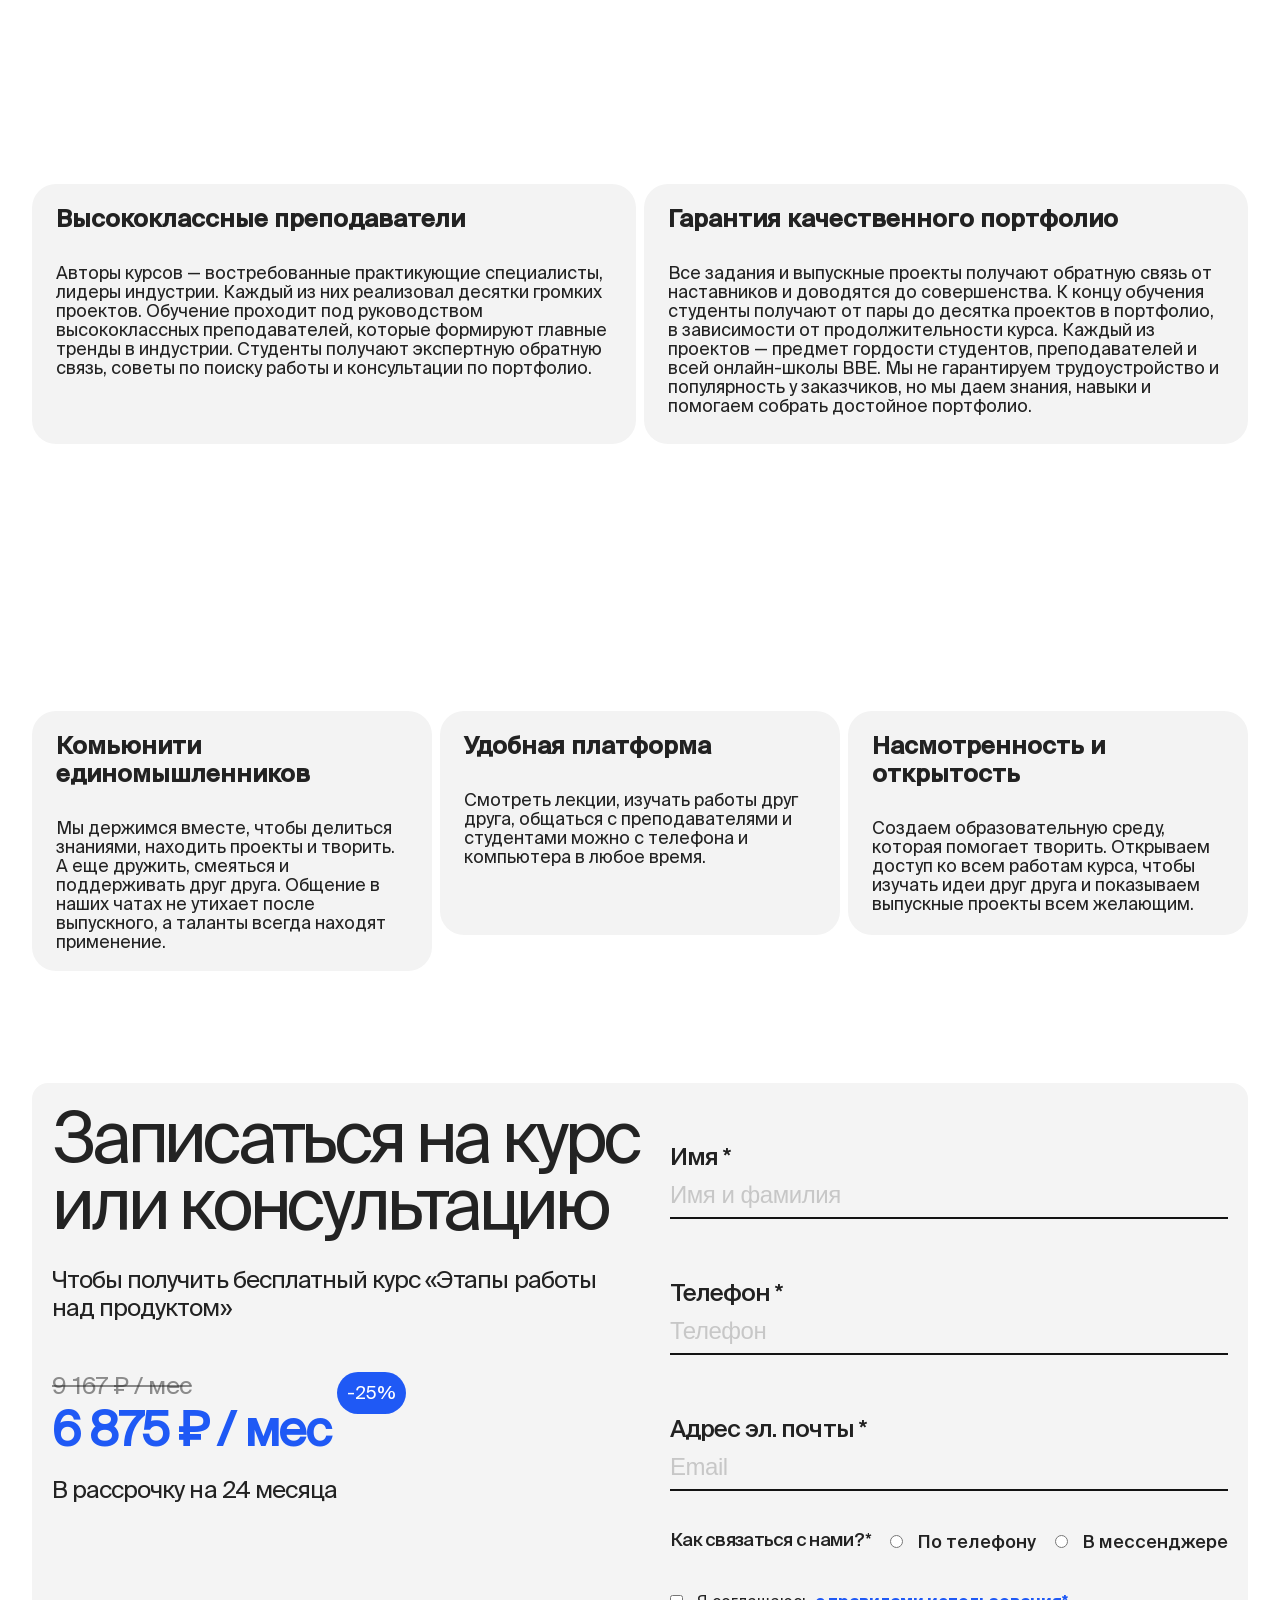
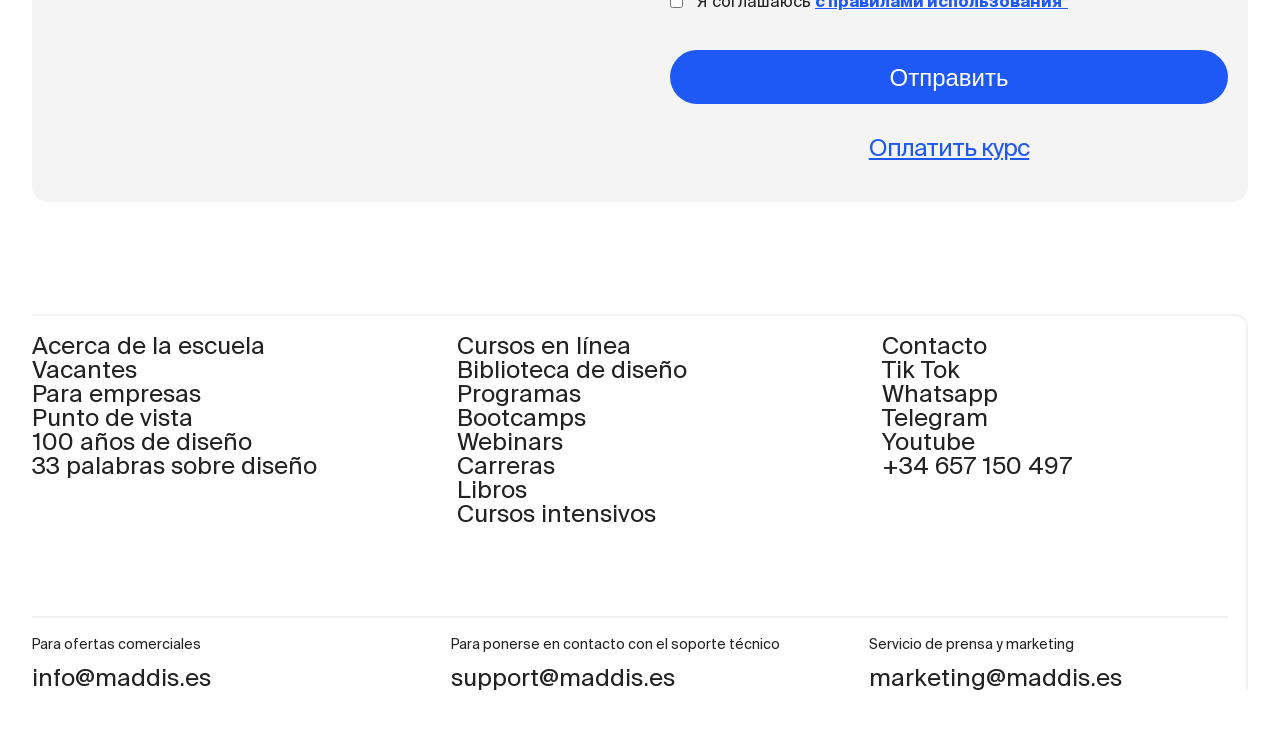
<file: ui-ux.html>
<!DOCTYPE html>
<html lang="en">
<head>
    <meta charset="UTF-8">
    <meta http-equiv="X-UA-Compatible" content="IE=edge">
    <meta name="viewport" content="width=device-width, initial-scale=1.0">
    <link rel="stylesheet" href="./css/main.css">
    <link rel="stylesheet" href="./css/css_1/style.css">
    <title>UI-UX design</title>
</head>
<body>
    <header>
        <div class="container">
            <div class="header">
                <div class="logo">
                    <a href="./">
                        <img src="./img/logo.png" alt="logo">
                    </a>
                </div>
                <div class="nav">
                    <ul>
                        <li><a href="#">Bestsellers</a></li>
                        <li><a href="#">Profesiones</a></li>
                        <li><a href="#">Cursos</a></li>
                        <li><a href="#">Intensivos</a></li>
                        <li><a href="#">Webinars</a></li>
                        <li><a href="#">Offline</a></li>
                    </ul>
                </div>
                <div class="nav">
                    <ul>
                        <li><a href="#">Media</a></li>
                        <li><a href="#">Sobre la escuela</a></li>
                    </ul>
                </div>
                <div class="mobile-menu">Menu</div>
            </div>
        </div>
    </header>
    <section id="ui-ux">
        <img src="./img/images_1/ui-ux-main.svg" alt="design">
        <div class="container">
            <div class="ui-ux__content">
                <div class="ui-ux__desc">
                    <ul>
                        <li>7 марта | 12 месяцев</li>
                        <li>Профессия</li>
                    </ul>
                    <h1>UX/UI: дизайн цифровых продуктов</h1>
                    <p class="body-text">Научитесь создавать интерфейсы, которые решают проблемы пользователей и задачи бизнеса. 
                        <span>А ещё — откроете для себя новое перспективное направление и сможете работать удаленно из любой точки мира</span>
                    </p>
                    <div class="btns">
                        <a href="#">Записаться</a>
                        <span>-25% до 20 марта</span>
                    </div>
                </div>
            </div>
        </div>
    </section>
    <div id="about-design">
        <div class="container">
            <h1 class="def-title">Востребованная профессия<br/> в IT-сфере</h1>
            <div class="about-design__wrap">
                <div class="about-design__item">
                    <p class="body-text">UX/UI дизайнер — одна из 15 самых востребованных профессий в мире. Все больше компаний переходят из офлайна в 
                        онлайн, поэтому спрос среди работодателей только растет.
                    </p>
                    <span class="body-text-s-white">по данным LinkedIn</span>
                    <div class="video">
                        <video width="100%" controls="" disablepictureinpicture="" autoplay="" playsinline="" muted="" loop="" controlslist="nodownload noplaybackrate" oncontextmenu="return false;"> 
                            <source src="https://dl.dropboxusercontent.com/s/xjzy75iwm0azg84/lovjagin_so_sprosom_so_zvukom.mp4.mp4" type="video/mp4">
                        </video>
                    </div>
                    <span class="body-text-s-white">Александр Ловягин - дизайн-лид в компании Arrival о спросе на дизайнеров. Вебинар "Дизайн-карьера в новом мире"</span>
                </div>
                <div class="about-design__item">
                    <ul>
                        <li>
                            <h2>1800+</h2>
                            <h5 class="body-text-s-white">вакансий в РФ по данным hh.ru<br/> на декабрь 2022</h5>
                        </li>
                        <li>
                            <h2>9000+</h2>
                            <h5 class="body-text-s-white">вакансий в США по данным linkedin.com<br/> на декабрь 2022</h5>
                        </li>
                        <li>
                            <h2>120 000 ₽</h2>
                            <h5 class="body-text-s-white">средняя зарплата в РФ по данным hh.ru</h5>
                        </li>
                    </ul>
                </div>
            </div>
            <div class="second-block">
                <h1 class="def-title">Свобода выбора</h1>
                <p class="body-text">Профессия дает полную свободу выбора — офис или работа<br/> из любой точки мира, корпорация или стартап, 
                    фриланс или<br/> создание собственной студии или бизнеса.
                </p>
                <div class="second-block__wrap">
                    <div class="second-block__item">
                        <img src="./img/images_1/1.png" alt="">
                        <p>Офис, гибрид или полная удаленка, в РФ или зарубежом</p>
                    </div>
                    <div class="second-block__item">
                        <img src="./img/images_1/2.png" alt="">
                        <p>Большая корпорация, стартап или фриланс</p>
                    </div>
                    <div class="second-block__item">
                        <img src="./img/images_1/3.png" alt="">
                        <p>Выбор интересной сферы и проектов</p>
                    </div>
                    <div class="second-block__item">
                        <img src="./img/images_1/4.png" alt="">
                        <p>Возможность создать свой стартап или студию</p>
                    </div>
                </div>
            </div>
            <div class="third-block">
                <h1 class="def-title">Формат обучения</h1>
                <div class="third-block__wrap">
                    <div class="third-block__item">
                        <h3>Шаг 1</h3>
                        <p>Изучаете видеолекции, записанные авторами курса</p>
                    </div>
                    <div class="third-block__item">
                        <h3>Шаг 2</h3>
                        <p>Выполняете задания, получаете развернутый фидбек от наставников и растете</p>
                    </div>
                    <div class="third-block__item">
                        <h3>Шаг 3</h3>
                        <p>Если что-то идет не так — координаторы помогают в процессе</p>
                    </div>
                    <div class="third-block__item">
                        <h3>Шаг 4</h3>
                        <p>Выполняете проект с реальным заказчиком и кладете его в портфолио</p>
                    </div>
                    <div class="third-block__item">
                        <h3>Шаг 5</h3>
                        <p>Выполняете проект с реальным заказчиком и кладете его в портфолио</p>
                    </div>
                    <div class="third-block__item">
                        <h3>Шаг 6</h3>
                        <p>Выполняете проект с реальным заказчиком и кладете его в портфолио</p>
                    </div>
                </div>
            </div>
            <div class="fourth-block">
                <div class="container">
                    <div class="fourth-block__item">
                        <h1 class="def-title">Зарплата</h1>
                        <p class="body-text">
                            За 11 месяцев обучения вы освоите профессию и сможете претендовать на позицию Junior-дизайнера или брать 
                            самостоятельные проекты. Дальше только вверх по карьерной лестнице.
                        </p>
                        <span class="body-text-s-white">по данным LinkedIn</span>
                    </div>
                    <div class="fourth-block__cards">
                        <div class="fourth-block__card">
                            <h1>30к+</h1>
                            <div class="footer-txt">
                                <span>Стажер</span>
                                <span>нет опыта</span>
                            </div>
                        </div>
                        <div class="fourth-block__card">
                            <h1 style="color: #1f59f5">70к+</h1>
                            <div class="footer-txt">
                                <span>Junior</span>
                                <span>от года</span>
                            </div>
                        </div>
                        <div class="fourth-block__card">
                            <h1>120к+</h1>
                            <div class="footer-txt">
                                <span>Middle</span>
                                <span>3+ года</span>
                            </div>
                        </div>
                        <div class="fourth-block__card">
                            <h1>200к+</h1>
                            <div class="footer-txt">
                                <span>Senior</span>
                                <span>4+ года</span>
                            </div>
                        </div>
                    </div>
                </div>
            </div>
        </div>
    </div>
    <section id="form-block">
        <div class="container">
            <div class="form-wrap">
                <div class="form-wrap__item">
                    <h1 class="big-title">Оставьте заявку на консультацию</h1>
                    <p>Чтобы получить бесплатный курс “Этапы работы над продуктом”</p>
                </div>
                <div class="form-wrap__item">
                    <form>
                        <p>Имя *</p>
                        <input type="text" placeholder="Имя и фамилия">
                        <p>Телефон *</p>
                        <input type="phone" placeholder="Телефон">
                        <p>Адрес эл. почты *</p>
                        <input type="email" placeholder="Email">
                        <p>Как связаться с нами?*</p>
                        <div class="radio-btn">
                            <input id="phone" name="radio-btn" type="radio">
                            <label for="phone">По телефону</label>
                        </div>
                        <div class="radio-btn">
                            <input id="messanger" name="radio-btn" type="radio">
                            <label for="messanger">В мессенджере</label>
                        </div>
                        <div class="radio-btn">
                            <input id="policy" name="policy" type="checkbox">
                            <label for="policy">Я соглашаюсь <a href="#">с правилами использования*</a></label>
                        </div>
                        <button>Отправить</button>
                    </form>
                </div>
            </div>
        </div>
    </section>
    <section id="why-we">
        <div class="container">
            <h1 class="def-title">Почему BBE</h1>
            <div class="why-we-first">
                <div class="why-we__item">
                    <div class="video">
                        <video autoplay="autoplay" muted="muted" loop="loop" playsinline="" data-v-304d8a2f="">
                            <source src="https://bangbangeducation.ru/content/files/block/a3/98/a398c228-c4cc-11ed-b7cb-0242ac120003/ccc6f1c0-c4cc-11ed-b7cb-0242ac120003.mp4">
                        </video>
                    </div>
                    <div class="desc">
                        <h4>Высококлассные преподаватели</h4>
                        <p>Авторы курсов — востребованные практикующие специалисты, лидеры индустрии. Каждый из них реализовал десятки громких 
                            проектов. Обучение проходит под руководством высококлассных преподавателей, которые формируют главные тренды в индустрии. 
                            Студенты получают экспертную обратную связь, советы по поиску работы и консультации по портфолио.
                        </p>
                    </div>
                </div>
                <div class="why-we__item">
                    <div class="video">
                        <video autoplay="autoplay" muted="muted" loop="loop" playsinline="" data-v-304d8a2f="">
                            <source src="https://bangbangeducation.ru/content/files/block/a3/98/a398c228-c4cc-11ed-b7cb-0242ac120003/c9b183af-c4cc-11ed-b7cb-0242ac120003.mp4">
                        </video>
                    </div>
                    <div class="desc">
                        <h4>Гарантия качественного портфолио</h4>
                        <p>Все задания и выпускные проекты получают обратную связь от наставников и доводятся до совершенства. К концу обучения 
                            студенты получают от пары до десятка проектов в портфолио, в зависимости от продолжительности курса. 
                            Каждый из проектов — предмет гордости студентов, преподавателей и всей онлайн-школы ВВЕ. Мы не 
                            гарантируем трудоустройство и популярность у заказчиков, но мы даем знания, навыки и помогаем собрать достойное портфолио.
                        </p>
                    </div>
                </div>
            </div>
            <div class="why-we-second">
                <div class="why-we__item">
                    <div class="video">
                        <video autoplay="autoplay" muted="muted" loop="loop" playsinline="" data-v-304d8a2f="">
                            <source src="https://bangbangeducation.ru/content/files/block/a3/98/a398c228-c4cc-11ed-b7cb-0242ac120003/c82fcccd-c4cc-11ed-b7cb-0242ac120003.mp4">
                        </video>
                    </div>
                    <div class="desc">
                        <h4>Комьюнити единомышленников</h4>
                        <p>
                            Мы держимся вместе, чтобы делиться знаниями, находить проекты и творить. А еще дружить, смеяться и поддерживать друг 
                            друга. Общение в наших чатах не утихает после выпускного, а таланты всегда находят применение.
                        </p>
                    </div>
                </div>
                <div class="why-we__item">
                    <div class="video">
                        <video autoplay="autoplay" muted="muted" loop="loop" playsinline="" data-v-304d8a2f="">
                            <source src="https://bangbangeducation.ru/content/files/block/a3/98/a398c228-c4cc-11ed-b7cb-0242ac120003/c475f5b0-c4cc-11ed-b7cb-0242ac120003.mp4">
                        </video>
                    </div>
                    <div class="desc">
                        <h4>Удобная платформа</h4>
                        <p>
                            Смотреть лекции, изучать работы друг друга, общаться с преподавателями и студентами можно с телефона и компьютера в любое время.
                        </p>
                    </div>
                </div>
                <div class="why-we__item">
                    <div class="video">
                        <video autoplay="autoplay" muted="muted" loop="loop" playsinline="" data-v-304d8a2f="">
                            <source src="https://bangbangeducation.ru/content/files/block/a3/98/a398c228-c4cc-11ed-b7cb-0242ac120003/c1841b27-c4cc-11ed-b7cb-0242ac120003.mp4" data-v-304d8a2f="">
                        </video>
                    </div>
                    <div class="desc">
                        <h4>Насмотренность и открытость</h4>
                        <p>
                            Создаем образовательную среду, которая помогает творить. Открываем доступ ко всем работам курса, чтобы изучать 
                            идеи друг друга и показываем выпускные проекты всем желающим.
                        </p>
                    </div>
                </div>
            </div>
        </div>
    </section>
    <section id="form-block">
        <div id="second-form" class="container">
            <div class="form-wrap">
                <div class="form-wrap__item form-wrap__item__desc">
                    <h1 class="big-title">Записаться на курс или консультацию</h1>
                    <p>Чтобы получить бесплатный курс «Этапы работы над продуктом»</p>
                    <div class="form-flex">
                        <div>
                            <span class="body-text-s-white">9 167 ₽ / мес</span>
                            <h2 style="color: #1f59f5">6 875 ₽ / мес</h2>
                            <p>В рассрочку на 24 месяца</p>
                        </div>
                        <div>
                            <div class="prosent">-25%</div>
                        </div>
                    </div>
                </div>
                <div class="form-wrap__item">
                    <form>
                        <p>Имя *</p>
                        <input type="text" placeholder="Имя и фамилия">
                        <p>Телефон *</p>
                        <input type="phone" placeholder="Телефон">
                        <p>Адрес эл. почты *</p>
                        <input type="email" placeholder="Email">
                        <div class="flex-radios">
                            <div>
                                <p>Как связаться с нами?*</p>
                            </div>
                            <div class="radio-btn">
                                <input id="phone-two" name="radio-btn-two" type="radio">
                                <label for="phone-two">По телефону</label>
                            </div>
                            <div class="radio-btn">
                                <input id="messanger-two" name="radio-btn-two" type="radio">
                                <label for="messanger-two">В мессенджере</label>
                            </div>
                        </div>
                        <div class="radio-btn">
                            <input id="policy-check" name="policy" type="checkbox">
                            <label for="policy-check">Я соглашаюсь <a href="#">с правилами использования*</a></label>
                        </div>
                        <button>Отправить</button>
                        <a id="course" href="#">Оплатить курс</a>
                    </form>
                </div>
            </div>
        </div>
    </section>

    <footer>
        <div class="container">
            <div class="footer-line">
                <div class="footer-wrap">
                    <div class="footer-wrap__item">
                        <ul>
                            <li><a href="#">Acerca de la escuela</a></li>
                            <li><a href="#">Vacantes</a></li>
                            <li><a href="#">Para empresas</a></li>
                            <li><a href="#">Punto de vista</a></li>
                            <li><a href="#">100 años de diseño</a></li>
                            <li><a href="#">33 palabras sobre diseño</a></li>
                        </ul>
                    </div>
                    <div class="footer-wrap__item">
                        <ul>
                            <li><a href="#">Cursos en línea</a></li>
                            <li><a href="#">Biblioteca de diseño</a></li>
                            <li><a href="#">Programas</a></li>
                            <li><a href="#">Bootcamps</a></li>
                            <li><a href="#">Webinars</a></li>
                            <li><a href="#">Carreras</a></li>
                            <li><a href="#">Libros</a></li>
                            <li><a href="#">Cursos intensivos</a></li>
                        </ul>
                    </div>
                    <div class="footer-wrap__item">
                        <ul>
                            <li><a href="#">Contacto</a></li>
                            <li><a href="#">Tik Tok</a></li>
                            <li><a href="#">Whatsapp</a></li>
                            <li><a href="#">Telegram</a></li>
                            <li><a href="#">Youtube</a></li>
                            <li><a href="#">+34 657 150 497</a></li>
                        </ul>
                    </div>
                </div>
                <div class="footer-wrap footer-wrap__extra">
                    <div class="footer-wrap__item">
                        <ul>
                            <li class="small-txt">Para ofertas comerciales</li>
                            <li><a href="#">info@maddis.es</a></li>
                        </ul>
                    </div>
                    <div class="footer-wrap__item">
                        <ul>
                            <li class="small-txt">Para ponerse en contacto con el soporte técnico</li>
                            <li><a href="#">support@maddis.es</a></li>
                        </ul>
                    </div>
                    <div class="footer-wrap__item">
                        <ul>
                            <li class="small-txt">Servicio de prensa y marketing</li>
                            <li><a href="#">marketing@maddis.es</a></li>
                        </ul>
                    </div>
                </div>
            </div>
        </div>
    </footer>
    <div class="menu">
        <div class="menu-content">
            <div class="menu-head">
                <a href="#">
                    <img src="./img/logo.png" alt="logo">
                </a>
                <span class="close-menu">Close</span>
            </div>
            <ul>
                <li><a href="#">Bestsellers</a></li>
                <li><a href="#">Profesiones</a></li>
                <li><a href="#">Cursos</a></li>
                <li><a href="#">Intensivos</a></li>
                <li><a href="#">Webinars</a></li>
                <li><a href="#">Offline</a></li>
                <li><a href="#">Intensivos</a></li>
                <li><a href="#">Webinars</a></li>
            </ul>
            <div class="small-links">
                <ul>
                    <li><a href="#">Media</a></li>
                    <li><a href="#">Sobre la escuela</a></li>
                    <li><a href="#">Media</a></li>
                    <li><a href="#">Sobre la escuela</a></li>
                    <li><a href="#">Media</a></li>
                </ul>
            </div>
            <div class="small-links">
                <ul>
                    <li><a href="#">Media</a></li>
                    <li><a href="#">Sobre la escuela</a></li>
                    <li><a href="#">Media</a></li>
                    <li><a href="#">Sobre la escuela</a></li>
                    <li><a href="#">Media</a></li>
                </ul>
            </div>
            <div class="menu-contacts">
                <div class="menu-contacts__item">
                    <div class="small-txt">Para ofertas comerciales</div>
                    <div><a href="#">info@maddis.es</a></div>
                </div>
                <div class="menu-contacts__item">
                    <div class="small-txt">Para ponerse en contacto con el soporte técnico</div>
                    <div><a href="#">support@maddis.es</a></div>
                </div>
                <div class="menu-contacts__item">
                    <div class="small-txt">Servicio de prensa y marketing</div>
                    <div><a href="#">marketing@maddis.es</a></div>
                </div>
            </div>
        </div>
    </div>
    <script src="./js/main.js"></script>
</body>
</html>
</file>
<file: css/css_1/style.css>
body {
  margin: 0;
}

@font-face {
  font-family: "SuisseIntl-Regular";
  src: url("./../../fonts/SuisseIntl-Regular.ttf");
}
@font-face {
  font-family: "SuisseIntl-Bold";
  src: url("./../../fonts/SuisseIntl-Bold.ttf");
}
@font-face {
  font-family: "SuisseIntl-Medium";
  src: url("./../../fonts/SuisseIntl-Medium.ttf");
}
#banner .container {
  min-height: 45rem;
  background-image: url("./../../img/images_1/banner.webp");
  background-repeat: no-repeat;
  background-size: cover;
  background-position: center;
  margin: 0 1rem;
  border-radius: 20px;
  padding: 1rem 1rem;
  display: flex;
}
@media (max-width: 991px) {
  #banner .container {
    min-height: 33rem;
  }
}
@media (max-width: 576px) {
  #banner .container {
    margin: 0 0.5rem;
  }
}
#banner .container .banner-desc {
  max-width: 740px;
  max-height: 45rem;
  display: flex;
  flex-direction: column;
  justify-content: space-between;
}
@media (max-width: 991px) {
  #banner .container .banner-desc {
    max-width: 540px;
  }
}
#banner .container .banner-desc h1 {
  font-family: "SuisseIntl-Medium";
  font-size: 5.5em;
  font-weight: 500;
  line-height: 91%;
  color: #fff;
  letter-spacing: -0.06em;
}
@media (max-width: 991px) {
  #banner .container .banner-desc h1 {
    font-size: 3em;
    letter-spacing: -0.02em;
  }
}
@media (max-width: 576px) {
  #banner .container .banner-desc h1 {
    font-size: 2.8rem;
  }
}
#banner .container .banner-desc button {
  max-width: 20em;
  width: 100%;
  padding: 0.75vw 3vw;
  border-radius: 100vw;
  background-color: #1f59f5;
  transition: 0.3s all;
  color: #ebeae8;
  font-size: 0.9em;
  line-height: 105%;
  border: none;
  cursor: pointer;
}
@media (max-width: 576px) {
  #banner .container .banner-desc button {
    width: -webkit-max-content;
    width: -moz-max-content;
    width: max-content;
    padding: 7px 40px;
  }
}
#banner .container .banner-desc button:hover {
  background: #4373f5;
}

#text-section .container .text-wrap {
  display: grid;
  width: 100%;
  grid-auto-columns: 1fr;
  grid-column-gap: 0.5em;
  grid-row-gap: 0.5em;
  -ms-grid-columns: 1fr 1fr;
  grid-template-columns: 1fr 1fr;
  -ms-grid-rows: auto;
  grid-template-rows: auto;
  border-top-right-radius: 1vw;
  min-height: 350px;
  border-top: 2px solid #f2f2f2;
  border-right: 2px solid #f2f2f2;
  border-radius: 0 1vw 0 0;
  margin: 10px 0;
}
@media (max-width: 991px) {
  #text-section .container .text-wrap {
    grid-template-columns: auto;
  }
}
@media (max-width: 576px) {
  #text-section .container .text-wrap {
    min-height: auto;
  }
}
#text-section .container .text-wrap .text-wrap__item {
  padding: 1.25rem;
}
@media (max-width: 576px) {
  #text-section .container .text-wrap .text-wrap__item {
    padding: 1rem;
  }
}
#text-section .container .text-wrap .text-wrap__item p {
  font-size: 1.5em;
}
@media (max-width: 576px) {
  #text-section .container .text-wrap .text-wrap__item p {
    font-size: 1rem;
  }
}
#text-section .container .text-wrap .text-wrap__item .indent-txt {
  text-indent: 9.1em;
}
@media (max-width: 991px) {
  #text-section .container .text-wrap .text-wrap__item .indent-txt {
    text-indent: 0;
  }
}

#cards {
  padding-bottom: 10rem;
}
@media (max-width: 840px) {
  #cards {
    padding-bottom: 7rem;
  }
}
#cards .cards-wrap {
  display: grid;
  grid-auto-columns: 1fr;
  grid-column-gap: 0.5em;
  grid-row-gap: 0.5em;
  -ms-grid-columns: 1fr 1fr;
  grid-template-columns: 1fr 1fr;
  -ms-grid-rows: auto;
  grid-template-rows: auto;
}
@media (max-width: 840px) {
  #cards .cards-wrap {
    grid-template-columns: auto;
  }
}
#cards .cards-wrap .cards-wrap__item {
  background: #f2f2f2;
  border-radius: 1vw;
  padding: 1.25em;
  min-height: 352px;
}
#cards .cards-wrap .cards-wrap__item a {
  display: flex;
  flex-direction: column;
  height: 100%;
  justify-content: space-between;
}
#cards .cards-wrap .cards-wrap__item a .cards-item__head {
  display: flex;
  align-items: center;
  margin-bottom: 1em;
}
@media (max-width: 576px) {
  #cards .cards-wrap .cards-wrap__item a .cards-item__head {
    flex-wrap: wrap;
  }
}
#cards .cards-wrap .cards-wrap__item a .cards-item__head p {
  padding: 0.25vw 1vw;
  border: 2px solid #282828;
  border-radius: 100vw;
  text-align: center;
  font-size: 0.9em;
  line-height: 105%;
  margin-right: 7px;
}
@media (max-width: 576px) {
  #cards .cards-wrap .cards-wrap__item a .cards-item__head p {
    margin: 4px 7px 3px 0;
    font-size: 12px;
    border: 1px solid #282828;
    padding: 3px 7px;
  }
}
#cards .cards-wrap .cards-wrap__item a h3 {
  font-size: 1.5em;
  line-height: 1;
  letter-spacing: -0.02em;
  margin-bottom: 14px;
}
#cards .cards-wrap .cards-wrap__item a p {
  font-size: 0.8em;
  line-height: 105%;
}
@media (max-width: 576px) {
  #cards .cards-wrap .cards-wrap__item a p {
    font-size: 12px;
  }
}
#cards .cards-wrap .cards-wrap__item a .cards-item__info {
  display: flex;
  margin-top: 5em;
}
@media (max-width: 576px) {
  #cards .cards-wrap .cards-wrap__item a .cards-item__info {
    display: block;
    margin-top: 2em;
  }
}
#cards .cards-wrap .cards-wrap__item a .cards-item__info .cards-item__info_left {
  display: flex;
  max-width: 212px;
  padding-top: 1.13em;
  padding-right: 1em;
  margin-right: 1.25em;
  flex-direction: column;
  justify-content: space-between;
  border-top: 2px solid #404040;
}
@media (max-width: 576px) {
  #cards .cards-wrap .cards-wrap__item a .cards-item__info .cards-item__info_left {
    max-width: 100%;
    margin-right: 0;
  }
}
#cards .cards-wrap .cards-wrap__item a .cards-item__info .cards-item__info_left button {
  padding: 0.75vw 3vw;
  border-radius: 100vw;
  background-color: #1f59f5;
  transition: background-color 0.3s;
  color: #ebeae8;
  font-size: 0.9em;
  line-height: 105%;
  text-align: center;
  border: none;
  cursor: pointer;
  transition: 0.3s all;
}
@media (max-width: 576px) {
  #cards .cards-wrap .cards-wrap__item a .cards-item__info .cards-item__info_left button {
    margin: 20px 0;
    width: -webkit-fit-content;
    width: -moz-fit-content;
    width: fit-content;
    padding: 10px 30px;
  }
}
#cards .cards-wrap .cards-wrap__item a .cards-item__info .cards-item__info_left button:hover {
  opacity: 0.7;
}
#cards .cards-wrap .cards-wrap__item a .cards-item__info .cards-item__info_right {
  margin-right: 0.5em;
}
@media (max-width: 576px) {
  #cards .cards-wrap .cards-wrap__item a .cards-item__info .cards-item__info_right {
    margin-right: 0;
  }
}
#cards .cards-wrap .cards-wrap__item a .cards-item__info .cards-item__info_right img {
  border-radius: 1vw;
}
#cards .extra-cards-wrap .cards-item__info {
  display: flex !important;
}
#cards .extra-cards-wrap .cards-item__info_img {
  min-width: 14em;
  height: 14em;
  max-width: none;
  border-radius: 1vw;
  overflow: hidden;
  margin-right: 10px;
}
@media (max-width: 576px) {
  #cards .extra-cards-wrap .cards-item__info_img {
    min-width: 9em;
    height: 9em;
  }
}
#cards .extra-cards-wrap .cards-item__info_desc {
  border-top: 2px solid #404040;
  padding: 1em 0 0 1rem;
  display: flex;
  flex-direction: column;
  justify-content: space-between;
}
@media (max-width: 576px) {
  #cards .extra-cards-wrap .cards-item__info_desc {
    padding: 0.5rem 0 0 0.5rem;
  }
}
#cards .extra-cards-wrap .cards-item__info_desc p {
  font-size: 0.9em;
  line-height: 105%;
}
#cards .extra-cards-wrap .cards-item__info_desc h2 {
  font-size: 1.5em;
  line-height: 1;
  font-weight: 400;
  letter-spacing: -0.02em;
  margin-bottom: 7px;
}
@media (max-width: 576px) {
  #cards .extra-cards-wrap .cards-item__info_desc h2 {
    font-size: 4.8vw;
    line-height: 110%;
    letter-spacing: -0.01em;
  }
}
#cards .extra-cards-wrap .cards-item__info_desc b {
  text-decoration: line-through;
}

#slider {
  padding: 20px 0 15rem;
}
@media (max-width: 768px) {
  #slider {
    padding: 20px 0 7rem;
  }
}
#slider h1 {
  padding: 1.25rem 0 10rem;
  border-top: 2px solid #f2f2f2;
  border-right: 2px solid #f2f2f2;
  border-radius: 0 1vw 0 0;
}
@media (max-width: 768px) {
  #slider h1 {
    padding: 1.25rem 0 2rem;
  }
}
#slider .slider .slider-item {
  width: 460px;
  height: 510px;
  margin: 0 12px;
}
@media (max-width: 768px) {
  #slider .slider .slider-item {
    width: 300px;
    height: 350px;
  }
}
#slider .slider .slider-item img {
  width: 100%;
  height: 460px;
  border-radius: 1vw;
  margin-bottom: 1.25rem;
  -o-object-fit: cover;
     object-fit: cover;
}
@media (max-width: 768px) {
  #slider .slider .slider-item img {
    height: 300px;
  }
}
#slider .slider .slider-item p {
  font-size: 0.9em;
  line-height: 105%;
}
#slider .reviews .slider-item {
  display: flex;
  flex-direction: column;
  justify-content: space-between;
  border-top: 2px solid #f2f2f2;
  border-right: 2px solid #f2f2f2;
  border-radius: 0 1vw 0 0;
  padding: 18px 18px 0;
  margin: 0 5px;
}
@media (max-width: 768px) {
  #slider .reviews .slider-item {
    height: 380px;
  }
}
#slider .reviews .slider-item h3 {
  font-size: 1.75em;
  line-height: 115%;
  font-weight: 400;
  letter-spacing: -0.02em;
}
@media (max-width: 768px) {
  #slider .reviews .slider-item h3 {
    font-size: 18px;
    line-height: 110%;
    letter-spacing: -0.02em;
  }
}
#slider .reviews .slider-item p {
  text-indent: 9.2em;
}
@media (max-width: 768px) {
  #slider .reviews .slider-item p {
    font-size: 12px;
    line-height: 121%;
    text-indent: 0;
  }
}
#slider .buttons {
  display: flex;
  padding: 0 1rem 20px;
}
#slider .buttons svg {
  width: 20px;
  cursor: pointer;
}
#slider .buttons .prev {
  margin-right: 20px;
}

#form,
#form-block {
  margin-bottom: 15rem;
}
@media (max-width: 768px) {
  #form,
#form-block {
    margin-bottom: 7rem;
  }
}
#form .form-wrap,
#form-block .form-wrap {
  padding: 20px;
  display: flex;
  justify-content: space-between;
  background: #f4f4f4;
  border-radius: 16px;
}
@media (max-width: 840px) {
  #form .form-wrap,
#form-block .form-wrap {
    display: block;
  }
}
@media (max-width: 576px) {
  #form .form-wrap,
#form-block .form-wrap {
    padding: 14px;
  }
}
#form .form-wrap .form-wrap__item,
#form-block .form-wrap .form-wrap__item {
  width: 50%;
}
#form .form-wrap .form-wrap__item:first-child,
#form-block .form-wrap .form-wrap__item:first-child {
  width: 60%;
}
@media (max-width: 991px) {
  #form .form-wrap .form-wrap__item:first-child,
#form-block .form-wrap .form-wrap__item:first-child {
    width: 50%;
  }
}
@media (max-width: 840px) {
  #form .form-wrap .form-wrap__item:first-child,
#form-block .form-wrap .form-wrap__item:first-child {
    width: 100%;
  }
}
#form .form-wrap .form-wrap__item:nth-child(2),
#form-block .form-wrap .form-wrap__item:nth-child(2) {
  width: 40%;
  padding-left: 30px;
}
@media (max-width: 991px) {
  #form .form-wrap .form-wrap__item:nth-child(2),
#form-block .form-wrap .form-wrap__item:nth-child(2) {
    width: 50%;
  }
}
@media (max-width: 840px) {
  #form .form-wrap .form-wrap__item:nth-child(2),
#form-block .form-wrap .form-wrap__item:nth-child(2) {
    width: 100%;
    padding-left: 0;
    padding-top: 30px;
  }
}
#form .form-wrap .form-wrap__item h1,
#form-block .form-wrap .form-wrap__item h1 {
  font-size: 88px;
  line-height: 80px;
  letter-spacing: -0.06em;
}
@media (max-width: 991px) {
  #form .form-wrap .form-wrap__item h1,
#form-block .form-wrap .form-wrap__item h1 {
    font-size: 48px;
    line-height: 56px;
  }
}
@media (max-width: 576px) {
  #form .form-wrap .form-wrap__item h1,
#form-block .form-wrap .form-wrap__item h1 {
    font-size: 2em;
    line-height: 40px;
  }
}
#form .form-wrap .form-wrap__item input,
#form-block .form-wrap .form-wrap__item input {
  background: 0 0;
  border: none;
  border-bottom: 2px solid #131313;
  border-radius: 0;
  outline: 0;
  padding: 5px 0 8px;
  width: 100%;
  font-size: 24px;
  line-height: 24px;
  letter-spacing: -0.02em;
  margin-bottom: 20px;
}
@media (max-width: 576px) {
  #form .form-wrap .form-wrap__item input,
#form-block .form-wrap .form-wrap__item input {
    font-size: 18px;
    line-height: 20px;
  }
}
#form .form-wrap .form-wrap__item input::-moz-placeholder, #form-block .form-wrap .form-wrap__item input::-moz-placeholder {
  color: #c7c7c7;
}
#form .form-wrap .form-wrap__item input:-ms-input-placeholder, #form-block .form-wrap .form-wrap__item input:-ms-input-placeholder {
  color: #c7c7c7;
}
#form .form-wrap .form-wrap__item input::placeholder,
#form-block .form-wrap .form-wrap__item input::placeholder {
  color: #c7c7c7;
}
#form .form-wrap .form-wrap__item p,
#form-block .form-wrap .form-wrap__item p {
  font-family: "SuisseIntl-Medium";
  font-size: 15px;
  line-height: 16px;
  margin: 10px 0 5px;
}
@media (max-width: 576px) {
  #form .form-wrap .form-wrap__item p,
#form-block .form-wrap .form-wrap__item p {
    font-size: 12px;
    line-height: 15px;
  }
}
#form .form-wrap .form-wrap__item .radio-btn,
#form-block .form-wrap .form-wrap__item .radio-btn {
  display: flex;
  justify-content: flex-start;
  align-items: center;
  margin: 20px 0;
}
#form .form-wrap .form-wrap__item .radio-btn input,
#form-block .form-wrap .form-wrap__item .radio-btn input {
  margin: 0;
  width: auto;
}
#form .form-wrap .form-wrap__item .radio-btn a,
#form-block .form-wrap .form-wrap__item .radio-btn a {
  font-family: "SuisseIntl-Bold";
  color: #1f59f5;
  text-decoration: underline;
}
#form .form-wrap .form-wrap__item .radio-btn label,
#form-block .form-wrap .form-wrap__item .radio-btn label {
  padding-left: 14px;
}
#form .form-wrap .form-wrap__item button,
#form-block .form-wrap .form-wrap__item button {
  font-size: 15px;
  line-height: 1px;
  height: 40px;
  padding: 0 48px;
  border: none;
  background: #1f59f5;
  color: #c7c7c7;
  cursor: pointer;
  transition: 0.2s ease all;
  border-radius: 40px;
  margin-top: 90px;
}
#form .form-wrap .form-wrap__item button:hover,
#form-block .form-wrap .form-wrap__item button:hover {
  background: rgb(58, 107, 241);
}

.all-courses .all-courses__wrap {
  display: flex;
  width: 100%;
  margin: 70px 0;
  padding-bottom: 70px;
  border-bottom: 2px solid #f2f2f2;
}
@media (max-width: 1140px) {
  .all-courses .all-courses__wrap {
    display: block;
  }
}
.all-courses .all-courses__wrap p {
  font-size: 18px;
}
.all-courses .all-courses__wrap .all-courses__item {
  width: 50%;
  padding: 30px 30px 30px 0;
}
@media (max-width: 1140px) {
  .all-courses .all-courses__wrap .all-courses__item {
    width: 100%;
  }
}
.all-courses .all-courses__wrap .all-courses__item:last-child {
  padding: 30px;
  background: #f2f2f2;
  border-radius: 34px;
}
@media (max-width: 576px) {
  .all-courses .all-courses__wrap .all-courses__item:last-child {
    padding: 20px;
    border-radius: 14px;
  }
}
.all-courses .all-courses__wrap .all-courses__item h1 {
  font-family: "SuisseIntl-Medium";
  font-size: 3rem;
  margin-bottom: 16px;
}
.all-courses .all-courses__wrap .all-courses__item h4 {
  font-size: 24px;
  color: #1f59f5;
  margin-bottom: 20px;
}
.all-courses .all-courses__wrap .all-courses__item .btns {
  display: flex;
  align-items: center;
  justify-content: space-between;
  width: 100%;
  margin-top: 18px;
}
@media (max-width: 576px) {
  .all-courses .all-courses__wrap .all-courses__item .btns {
    flex-direction: column;
    justify-content: flex-start;
  }
}
.all-courses .all-courses__wrap .all-courses__item .btns a {
  width: 49%;
  padding: 14px 30px;
  background: #1f59f5;
  color: #fff;
  border-radius: 32px;
  text-align: center;
  transition: 0.2s all;
}
@media (max-width: 576px) {
  .all-courses .all-courses__wrap .all-courses__item .btns a {
    width: 100%;
    margin: 10px 0;
  }
}
.all-courses .all-courses__wrap .all-courses__item .btns a:hover {
  opacity: 0.7;
}
.all-courses .all-courses__wrap .all-courses__item .btns a:last-child {
  color: #222;
  background: #fff;
}

@media (max-width: 1140px) {
  #cards-wrap {
    grid-template-columns: auto !important;
  }
}
#cards-wrap #catalog-item {
  position: relative;
  padding: 2rem !important;
}
@media (max-width: 576px) {
  #cards-wrap #catalog-item {
    padding: 1rem !important;
  }
}
#cards-wrap #catalog-item img {
  position: absolute;
  bottom: 0;
  right: 0;
  width: 370px;
}
@media (max-width: 1360px) {
  #cards-wrap #catalog-item img {
    width: 250px;
  }
}
@media (max-width: 576px) {
  #cards-wrap #catalog-item img {
    width: 230px;
  }
}
#cards-wrap #catalog-item .catalog-img {
  width: 300px;
}
@media (max-width: 1360px) {
  #cards-wrap #catalog-item .catalog-img {
    width: 250px;
  }
}
@media (max-width: 576px) {
  #cards-wrap #catalog-item .catalog-img {
    width: 200px;
  }
}
@media (max-width: 576px) {
  #cards-wrap #catalog-item a {
    justify-content: flex-start !important;
  }
}
@media (max-width: 576px) {
  #cards-wrap #catalog-item a .cards-item__info {
    margin-top: 0 !important;
  }
}
#cards-wrap #catalog-item a .cards-item__info .cards-item__info_left {
  border-top: none !important;
}
#cards-wrap #catalog-item a .cards-item__info .cards-item__info_left button {
  background: #131313 !important;
  color: #fff !important;
}
#cards-wrap #catalog-item a .cards-item__info .cards-item__info_left button {
  width: 250px !important;
  padding: 16px 0 !important;
}
#cards-wrap #catalog-item a h2 {
  font-family: "SuisseIntl-Medium";
  font-size: 2rem;
  max-width: 590px;
}
@media (max-width: 576px) {
  #cards-wrap #catalog-item a h2 {
    font-size: 24px !important;
  }
}
#cards-wrap #catalog-item a h2 span {
  color: #e94ad5;
}
#cards-wrap #catalog-item a h2 .color2 {
  color: #772ade;
}
#cards-wrap #catalog-item a h2 .color3 {
  color: #42b045;
}
#cards-wrap #catalog-item a h2 .color4 {
  color: #1f59f5;
}

.categories ul {
  display: flex;
  flex-wrap: wrap;
  margin-bottom: 40px;
}
.categories ul li {
  margin: 18px 7px;
}
@media (max-width: 576px) {
  .categories ul li {
    margin: 14px 3px;
  }
}
.categories ul li a {
  font-family: "SuisseIntl-Medium";
  padding: 12px 24px;
  border: 1px solid #d3d1d1;
  border-radius: 24px;
  font-size: 18px;
  transition: 0.2s all;
}
@media (max-width: 576px) {
  .categories ul li a {
    font-size: 14px;
    padding: 10px 20px;
  }
}
.categories ul li a:hover {
  background: #edecec;
}
.categories ul li a.active {
  background: #222;
  color: #fff;
}

#courses {
  padding-bottom: 10rem;
}
#courses .courses-wrap {
  display: grid;
  grid-auto-columns: 1fr;
  grid-column-gap: 0.5em;
  grid-row-gap: 0.5em;
  -ms-grid-columns: 1fr 1fr 1fr;
  grid-template-columns: 1fr 1fr 1fr;
  -ms-grid-rows: auto;
  grid-template-rows: auto;
}
@media (max-width: 1140px) {
  #courses .courses-wrap {
    grid-template-columns: 1fr 1fr;
  }
}
@media (max-width: 768px) {
  #courses .courses-wrap {
    grid-template-columns: 1fr;
  }
}
#courses .courses-wrap .courses-wrap__item {
  border-radius: 32px;
  overflow: hidden;
  cursor: pointer;
  height: 540px;
  background: #f2f2f2;
}
@media (max-width: 576px) {
  #courses .courses-wrap .courses-wrap__item {
    height: auto;
    min-height: 500px;
  }
}
#courses .courses-wrap .courses-wrap__item a {
  display: flex;
  flex-direction: column;
  justify-content: space-between;
  padding-top: 30px;
  height: 100%;
}
#courses .courses-wrap .courses-wrap__item a .courses-header {
  padding: 0 26px;
}
@media (max-width: 576px) {
  #courses .courses-wrap .courses-wrap__item a .courses-header {
    padding: 0 16px;
  }
}
#courses .courses-wrap .courses-wrap__item a .courses-header p {
  font-size: 12px;
  line-height: 24px;
  opacity: 0.5;
}
@media (max-width: 991px) {
  #courses .courses-wrap .courses-wrap__item a .courses-header p {
    line-height: 16px;
  }
}
#courses .courses-wrap .courses-wrap__item a .courses-header h2 {
  font-size: 2rem;
  margin: 10px 0;
}
@media (max-width: 991px) {
  #courses .courses-wrap .courses-wrap__item a .courses-header h2 {
    font-size: 1.5rem;
    margin: 7px 0;
  }
}
#courses .courses-wrap .courses-wrap__item a .courses-header h5 {
  color: #f31f1f;
  background: #fff;
  padding: 7px 16px;
  margin-top: 14px;
  border-radius: 24px;
  width: -webkit-max-content;
  width: -moz-max-content;
  width: max-content;
}
#courses .courses-wrap .courses-wrap__item a .courses-header h6 {
  font-size: 12px;
  margin-top: 16px;
}
#courses .courses-wrap .courses-wrap__item a .courses-header h6 span {
  opacity: 0.7;
}
#courses .courses-wrap .courses-wrap__item a .courses-img {
  position: relative;
  bottom: -5px;
}
#courses .courses-wrap .courses-wrap__item a .course-mini-img {
  padding-bottom: 30px;
  text-align: center;
}
#courses .courses-wrap .courses-wrap__item a .course-mini-img img {
  width: 225px;
  height: 225px;
  border-radius: 32px;
}

#ui-ux {
  position: relative;
  margin-bottom: 2rem;
}
#ui-ux img {
  position: absolute;
  top: auto;
  right: 0;
  bottom: 0;
  z-index: 0;
}
@media (max-width: 576px) {
  #ui-ux img {
    right: 20%;
  }
}
#ui-ux .container .ui-ux__content {
  border-radius: 1.38vw;
  background-color: #ebeae8;
  min-height: 730px;
  padding: 2rem;
}
@media (max-width: 991px) {
  #ui-ux .container .ui-ux__content {
    min-height: 840px;
  }
}
@media (max-width: 576px) {
  #ui-ux .container .ui-ux__content {
    min-height: 600px;
    padding: 2rem 1rem;
  }
}
#ui-ux .container .ui-ux__content .ui-ux__desc {
  max-width: 670px;
  position: relative;
  z-index: 1;
}
#ui-ux .container .ui-ux__content .ui-ux__desc ul {
  display: flex;
  align-items: center;
}
#ui-ux .container .ui-ux__content .ui-ux__desc ul li {
  font-size: 1rem;
  line-height: 120%;
  font-weight: 400;
  letter-spacing: -0.03em;
  margin: 0 4px;
  padding: 3px 10px;
  border-radius: 100vw;
  box-shadow: inset 0 0 0 2px #222;
  text-align: center;
}
#ui-ux .container .ui-ux__content .ui-ux__desc p span {
  color: rgba(34, 34, 34, 0.5019607843);
}
#ui-ux .container .ui-ux__content .ui-ux__desc h1 {
  font-family: "SuisseIntl-Medium";
  margin: 25px 0 30px;
  color: #232323;
  font-size: 4rem;
  line-height: 94%;
  font-weight: 500;
  letter-spacing: -0.06em;
}
@media (max-width: 576px) {
  #ui-ux .container .ui-ux__content .ui-ux__desc h1 {
    font-size: 2rem;
  }
}
#ui-ux .container .ui-ux__content .ui-ux__desc .btns {
  display: flex;
  align-items: center;
  margin-top: 30px;
}
#ui-ux .container .ui-ux__content .ui-ux__desc .btns a, #ui-ux .container .ui-ux__content .ui-ux__desc .btns span {
  padding: 10px;
  border-radius: 100vw;
  background-color: #1f59f5;
  transition: 0.3s all;
  color: #f6f6f5;
  font-size: 1.5rem;
  text-align: center;
  letter-spacing: -0.04em;
  text-decoration: none;
  margin-right: 10px;
  max-width: 280px;
  width: 100%;
}
#ui-ux .container .ui-ux__content .ui-ux__desc .btns a:hover, #ui-ux .container .ui-ux__content .ui-ux__desc .btns span:hover {
  opacity: 0.7;
}
@media (max-width: 576px) {
  #ui-ux .container .ui-ux__content .ui-ux__desc .btns a, #ui-ux .container .ui-ux__content .ui-ux__desc .btns span {
    font-size: 1rem;
  }
}
#ui-ux .container .ui-ux__content .ui-ux__desc .btns span {
  color: #131313;
  background: #f6f6f5;
}
#ui-ux .container .ui-ux__content .ui-ux__desc .btns span:hover {
  opacity: 1;
}

.def-title {
  font-family: "SuisseIntl-Medium";
  color: #232323;
  font-size: 4em;
  line-height: 94%;
  font-weight: 500;
  letter-spacing: -0.06em;
}
@media (max-width: 991px) {
  .def-title {
    font-size: 3rem;
  }
}
@media (max-width: 576px) {
  .def-title {
    font-size: 2rem;
  }
}

.body-text-s-white {
  color: rgba(34, 34, 34, 0.5019607843);
  font-size: 1.25em;
  line-height: 120%;
  font-weight: 400;
  letter-spacing: -0.03em;
}

.body-text {
  font-size: 1.66em;
  line-height: 115%;
  font-weight: 400;
  letter-spacing: -0.04em;
}
@media (max-width: 576px) {
  .body-text {
    font-size: 1.1rem;
    line-height: 130%;
  }
}

#about-design {
  padding: 4rem 0;
}
#about-design .about-design__wrap {
  display: flex;
}
@media (max-width: 991px) {
  #about-design .about-design__wrap {
    display: block;
  }
}
#about-design .about-design__wrap .about-design__item {
  width: 50%;
}
@media (max-width: 991px) {
  #about-design .about-design__wrap .about-design__item {
    width: 100%;
  }
}
#about-design .about-design__wrap .about-design__item p {
  margin: 30px 0;
}
#about-design .about-design__wrap .about-design__item .video {
  border-radius: 1.38vw;
  margin: 30px 0 20px;
  overflow: hidden;
}
#about-design .about-design__wrap .about-design__item .video video {
  width: 100%;
}
#about-design .about-design__wrap .about-design__item ul {
  padding: 30px 80px;
  display: flex;
  flex-direction: column;
  justify-content: space-between;
  height: 100%;
}
@media (max-width: 991px) {
  #about-design .about-design__wrap .about-design__item ul {
    padding: 30px 0;
    flex-direction: row;
    flex-wrap: wrap;
  }
}
@media (max-width: 991px) {
  #about-design .about-design__wrap .about-design__item ul li {
    width: 48%;
    margin: 20px 0;
  }
}
#about-design .about-design__wrap .about-design__item ul li h2 {
  font-family: "SuisseIntl-Medium";
  color: #232323;
  font-size: 4.4em;
  line-height: 94%;
  font-weight: 500;
  letter-spacing: -0.06em;
}
@media (max-width: 768px) {
  #about-design .about-design__wrap .about-design__item ul li h2 {
    font-size: 3rem;
    margin-bottom: 7px;
  }
}
@media (max-width: 768px) {
  #about-design .about-design__wrap .about-design__item ul li h2 {
    font-size: 2rem;
    margin-bottom: 7px;
  }
}
#about-design .about-design__wrap .about-design__item ul li .body-text-s-white {
  font-size: 0.9rem;
}
#about-design .about-design__wrap .about-design__item ul li .body-text-s-white br {
  display: none;
}
#about-design .second-block h1 {
  margin: 90px 0 40px;
}
@media (max-width: 576px) {
  #about-design .second-block h1 {
    margin: 40px 0;
  }
}
#about-design .second-block .second-block__wrap {
  display: flex;
  justify-content: space-between;
  margin-top: 70px;
}
@media (max-width: 1240px) {
  #about-design .second-block .second-block__wrap {
    flex-wrap: wrap;
    justify-content: center;
  }
}
#about-design .second-block .second-block__wrap .second-block__item {
  max-width: 320px;
  margin: 0 9px;
}
@media (max-width: 991px) {
  #about-design .second-block .second-block__wrap .second-block__item {
    max-width: 45%;
  }
}
@media (max-width: 576px) {
  #about-design .second-block .second-block__wrap .second-block__item {
    max-width: 100%;
    text-align: center;
  }
}
#about-design .second-block .second-block__wrap .second-block__item img {
  min-height: 240px;
  -o-object-fit: cover;
     object-fit: cover;
  overflow: hidden;
}
#about-design .second-block .second-block__wrap .second-block__item p {
  font-size: 1.2em;
  line-height: 120%;
  font-weight: 400;
  letter-spacing: -0.03em;
  border-radius: 1.38vw;
  background-color: #f3f3f3;
  padding: 1.5rem;
}
#about-design .third-block {
  margin: 70px 0 30px;
}
#about-design .third-block .third-block__wrap {
  display: flex;
  flex-wrap: wrap;
  margin-top: 30px;
}
@media (max-width: 991px) {
  #about-design .third-block .third-block__wrap {
    justify-content: center;
  }
}
#about-design .third-block .third-block__wrap .third-block__item {
  width: 280px;
  padding: 1rem;
  border-radius: 1.38vw;
  background: #f3f3f3;
  margin: 10px;
}
@media (max-width: 768px) {
  #about-design .third-block .third-block__wrap .third-block__item {
    width: 45%;
  }
}
@media (max-width: 576px) {
  #about-design .third-block .third-block__wrap .third-block__item {
    width: 100%;
  }
}
#about-design .third-block .third-block__wrap .third-block__item h3 {
  font-size: 1.5rem;
  color: rgba(34, 34, 34, 0.5019607843);
  margin-bottom: 12px;
}
#about-design .third-block .third-block__wrap .third-block__item p {
  font-size: 1em;
  line-height: 120%;
  font-weight: 400;
  letter-spacing: -0.03em;
}
#about-design .fourth-block {
  padding: 40px 0;
}
#about-design .fourth-block .fourth-block__item {
  max-width: 670px;
}
#about-design .fourth-block .fourth-block__item .body-text {
  margin: 50px 0 16px;
}
#about-design .fourth-block .fourth-block__cards {
  display: grid;
  width: 100%;
  grid-auto-columns: 1fr;
  grid-column-gap: 0.5em;
  grid-row-gap: 0.5em;
  -ms-grid-columns: 1fr 1fr 1fr 1fr;
  grid-template-columns: 1fr 1fr 1fr 1fr;
  -ms-grid-rows: auto;
  grid-template-rows: auto;
  margin: 10px 0;
}
@media (max-width: 1140px) {
  #about-design .fourth-block .fourth-block__cards {
    grid-template-columns: 1fr 1fr;
  }
}
#about-design .fourth-block .fourth-block__cards .fourth-block__card {
  padding: 1.2rem 1.3rem;
  background: #ebeae8;
  border-radius: 1.38vw;
  display: flex;
  flex-direction: column;
  justify-content: space-between;
  align-self: end;
}
@media (max-width: 1140px) {
  #about-design .fourth-block .fourth-block__cards .fourth-block__card {
    min-height: 170px;
  }
}
@media (max-width: 576px) {
  #about-design .fourth-block .fourth-block__cards .fourth-block__card {
    padding: 1rem;
    min-height: 120px;
  }
}
#about-design .fourth-block .fourth-block__cards .fourth-block__card:nth-child(2) {
  min-height: 170px;
}
@media (max-width: 1140px) {
  #about-design .fourth-block .fourth-block__cards .fourth-block__card:nth-child(2) {
    min-height: 170px;
  }
}
@media (max-width: 576px) {
  #about-design .fourth-block .fourth-block__cards .fourth-block__card:nth-child(2) {
    min-height: 120px;
  }
}
#about-design .fourth-block .fourth-block__cards .fourth-block__card:nth-child(3) {
  min-height: 268px;
}
@media (max-width: 1140px) {
  #about-design .fourth-block .fourth-block__cards .fourth-block__card:nth-child(3) {
    min-height: 170px;
  }
}
@media (max-width: 576px) {
  #about-design .fourth-block .fourth-block__cards .fourth-block__card:nth-child(3) {
    min-height: 120px;
  }
}
#about-design .fourth-block .fourth-block__cards .fourth-block__card:last-child {
  min-height: 372px;
}
@media (max-width: 1140px) {
  #about-design .fourth-block .fourth-block__cards .fourth-block__card:last-child {
    min-height: 170px;
  }
}
@media (max-width: 576px) {
  #about-design .fourth-block .fourth-block__cards .fourth-block__card:last-child {
    min-height: 120px;
  }
}
#about-design .fourth-block .fourth-block__cards .fourth-block__card h1 {
  font-family: "SuisseIntl-Medium";
  color: #232323;
  font-size: 4.4em;
  line-height: 94%;
  font-weight: 500;
  letter-spacing: -0.06em;
}
@media (max-width: 1140px) {
  #about-design .fourth-block .fourth-block__cards .fourth-block__card h1 {
    font-size: 3rem;
  }
}
@media (max-width: 576px) {
  #about-design .fourth-block .fourth-block__cards .fourth-block__card h1 {
    font-size: 2rem;
  }
}
#about-design .fourth-block .fourth-block__cards .fourth-block__card .footer-txt {
  display: flex;
  justify-content: space-between;
  align-items: center;
  margin-top: 20px;
}
#about-design .fourth-block .fourth-block__cards .fourth-block__card .footer-txt span {
  font-size: 1.25em;
  line-height: 120%;
  font-weight: 400;
  letter-spacing: -0.03em;
}
@media (max-width: 576px) {
  #about-design .fourth-block .fourth-block__cards .fourth-block__card .footer-txt span {
    font-size: 1rem;
  }
}

#form-block {
  margin-bottom: 7rem !important;
}
#form-block .form-wrap .form-wrap__item:first-child {
  width: 50%;
}
@media (max-width: 840px) {
  #form-block .form-wrap .form-wrap__item:first-child {
    width: 100%;
  }
}
#form-block .form-wrap .form-wrap__item:last-child {
  width: 50%;
}
@media (max-width: 840px) {
  #form-block .form-wrap .form-wrap__item:last-child {
    width: 100%;
  }
}
#form-block .form-wrap .form-wrap__item h1 {
  font-family: "SuisseIntl-Medium";
  color: #232323;
  font-size: 4.4em;
  line-height: 94%;
  font-weight: 500;
  letter-spacing: -0.06em;
}
@media (max-width: 991px) {
  #form-block .form-wrap .form-wrap__item h1 {
    font-size: 3rem;
  }
}
@media (max-width: 576px) {
  #form-block .form-wrap .form-wrap__item h1 {
    font-size: 2rem;
  }
}
#form-block .form-wrap .form-wrap__item p {
  padding-top: 30px;
  font-size: 24px;
  line-height: 28px;
  letter-spacing: -0.04em;
  max-width: 400px;
}
@media (max-width: 576px) {
  #form-block .form-wrap .form-wrap__item p {
    padding-top: 7px;
    font-size: 21px;
  }
}

#why-we {
  padding-bottom: 7rem;
}
#why-we h1 {
  margin-bottom: 70px;
}
#why-we .why-we__item .video {
  overflow: hidden;
  border-radius: 24px;
}
#why-we .why-we__item .video video {
  width: 100%;
}
#why-we .why-we__item .desc {
  padding: 1.3rem 1.5rem;
  background: #f3f3f3;
  border-radius: 24px;
  margin-top: 7px;
}
#why-we .why-we__item .desc h4 {
  font-family: "SuisseIntl-Medium";
  font-size: 1.5rem;
  padding-bottom: 30px;
}
#why-we .why-we__item .desc p {
  font-size: 1.1rem;
}
#why-we .why-we-first {
  display: grid;
  width: 100%;
  grid-auto-columns: 1fr;
  grid-column-gap: 0.5em;
  grid-row-gap: 0.5em;
  -ms-grid-columns: 1fr 1fr;
  grid-template-columns: 1fr 1fr;
  -ms-grid-rows: auto;
  grid-template-rows: auto;
}
@media (max-width: 768px) {
  #why-we .why-we-first {
    grid-template-columns: 1fr;
  }
}
#why-we .why-we-first .desc {
  min-height: 260px;
}
@media (max-width: 768px) {
  #why-we .why-we-first .desc {
    min-height: auto;
  }
}
#why-we .why-we-second {
  display: grid;
  width: 100%;
  grid-auto-columns: 1fr;
  grid-column-gap: 0.5em;
  grid-row-gap: 0.5em;
  -ms-grid-columns: 1fr 1fr 1fr;
  grid-template-columns: 1fr 1fr 1fr;
  -ms-grid-rows: auto;
  grid-template-rows: auto;
  margin-top: 20px;
}
@media (max-width: 991px) {
  #why-we .why-we-second {
    grid-template-columns: 1fr 1fr;
  }
}
@media (max-width: 768px) {
  #why-we .why-we-second {
    grid-template-columns: 1fr;
  }
}
#why-we .why-we-second .video {
  height: 240px;
}
#why-we .why-we-second .video video {
  max-width: 100%;
  -o-object-fit: cover;
     object-fit: cover;
  height: 100%;
}
#why-we .why-we-second .desc {
  min-height: 224px;
}
@media (max-width: 768px) {
  #why-we .why-we-second .desc {
    min-height: auto;
  }
}

#second-form .form-wrap .form-wrap__item__desc h1 {
  font-family: "SuisseIntl-Regular";
}
#second-form .form-wrap .form-wrap__item__desc p {
  font-family: "SuisseIntl-Regular";
  max-width: 100%;
  padding-top: 0;
  margin: 30px 0 50px;
}
#second-form .form-wrap .form-wrap__item__desc .form-flex {
  display: flex;
}
#second-form .form-wrap .form-wrap__item__desc .form-flex span {
  font-size: 24px;
  line-height: 28px;
  text-decoration: line-through;
  letter-spacing: -0.02em;
}
#second-form .form-wrap .form-wrap__item__desc .form-flex h2 {
  font-size: 48px;
  line-height: 36px;
  letter-spacing: -0.03em;
  margin-top: 10px;
}
#second-form .form-wrap .form-wrap__item__desc .form-flex .prosent {
  background: #1f59f5;
  border-radius: 30px;
  color: #fff;
  padding: 10px;
  font-size: 18px;
}
#second-form .form-wrap form .flex-radios {
  display: flex;
  justify-content: space-between;
  align-items: center;
}
@media (max-width: 1240px) {
  #second-form .form-wrap form .flex-radios {
    display: block;
  }
}
#second-form .form-wrap form .flex-radios p, #second-form .form-wrap form .flex-radios label {
  font-family: "SuisseIntl-Medium";
  margin-top: 0;
  padding-top: 0;
  font-size: 18px;
  line-height: 21px;
}
#second-form .form-wrap form button {
  font-size: 24px !important;
  height: 54px !important;
  color: #fff !important;
  margin-top: 20px !important;
  width: 100% !important;
}
#second-form .form-wrap form #course {
  color: #1f59f5;
  text-decoration: underline;
  display: flex;
  justify-content: center;
  margin: 30px 0 20px;
  font-size: 24px;
  line-height: 28px;
  letter-spacing: -0.04em;
}

.title {
  font-size: 4.6rem;
  margin-right: 20px;
}
@media (max-width: 991px) {
  .title {
    font-size: 3rem;
  }
}

.text {
  font-size: 21px;
  line-height: 28px;
}

#product-lead {
  padding: 1rem 0;
}
#product-lead .product-lead__wrap {
  display: grid;
  grid-auto-columns: 1fr;
  grid-column-gap: 0.5em;
  grid-row-gap: 0.5em;
  -ms-grid-columns: 2fr 1fr;
  grid-template-columns: 2fr 1fr;
  -ms-grid-rows: auto;
  grid-template-rows: auto;
}
@media (max-width: 991px) {
  #product-lead .product-lead__wrap {
    grid-template-columns: 1fr;
  }
}
#product-lead .product-lead__wrap .product-lead__item:first-child {
  border-top: 2px solid #232323;
  border-right: 2px solid #232323;
  border-top-right-radius: 24px;
}
#product-lead .product-lead__wrap .product-lead__item ul {
  display: flex;
  margin-top: 20px;
}
#product-lead .product-lead__wrap .product-lead__item ul li {
  padding: 0.25vw 1vw;
  border: 2px solid #232323;
  border-radius: 100vw;
  text-align: center;
  font-size: 0.9em;
  line-height: 105%;
  margin-right: 7px;
  width: -webkit-max-content;
  width: -moz-max-content;
  width: max-content;
}
#product-lead .product-lead__wrap .product-lead__item .line {
  width: 100%;
  height: 2px;
  background: #232323;
  border-radius: 4px;
  margin: 20px 0;
}
#product-lead .product-lead__wrap .product-lead__item button {
  border: 1px solid #232323;
  padding: 10px 40px;
  border-radius: 24px;
  color: #222;
  margin: 30px 0;
  font-size: 16px;
  background: rgba(199, 199, 199, 0.2392156863);
}
#product-lead .product-lead__wrap .product-lead__item .ava-block {
  background: rgba(199, 199, 199, 0.2392156863);
  border-radius: 18px;
  padding: 20px;
}
#product-lead .product-lead__wrap .product-lead__item .ava-block h3 {
  background: transparent;
  font-size: 21px;
  margin-bottom: 16px;
}
#product-lead .product-lead__wrap .product-lead__item .ava-block p {
  text-indent: 5em;
  background: transparent;
  font-size: 16px;
  line-height: 21px;
}
#product-lead .product-lead__wrap .product-lead__item .ava-block .avatars {
  background: transparent;
  display: flex;
  margin-top: 70px;
}
#product-lead .product-lead__wrap .product-lead__item .ava-block .avatars img {
  width: 70px;
  height: 70px;
  border-radius: 14px;
  margin-right: 7px;
}
#product-lead .product-lead__wrap .product-lead__item .error {
  margin-top: 10px;
}
#product-lead .product-lead__wrap .product-lead__item .error img {
  border-radius: 14px;
}

#about-course {
  margin: 3rem 0;
  padding: 2rem 0;
  border-top: 2px solid #232323;
}
#about-course .about-course__wrap {
  display: grid;
  grid-auto-columns: 1fr;
  grid-column-gap: 0.5em;
  grid-row-gap: 0.5em;
  -ms-grid-columns: 1fr 1fr;
  grid-template-columns: 1fr 1fr;
  grid-template-rows: auto;
}
@media (max-width: 991px) {
  #about-course .about-course__wrap {
    grid-template-columns: 1fr;
  }
}
#about-course .about-course__wrap .about-course__item p {
  text-indent: 9.1em;
}
#about-course .about-course__wrap .about-course__item p a {
  color: #1f59f5;
  text-decoration: underline;
}

#who-suits .who-suits__wrap {
  display: grid;
  grid-auto-columns: 1fr;
  grid-column-gap: 0.5em;
  grid-row-gap: 0.5em;
  -ms-grid-columns: 1fr 1fr 1fr 1fr;
  grid-template-columns: 1fr 1fr 1fr 1fr;
  grid-template-rows: auto;
  margin-top: 140px;
}
@media (max-width: 1140px) {
  #who-suits .who-suits__wrap {
    grid-template-columns: 1fr 1fr 1fr;
  }
}
@media (max-width: 991px) {
  #who-suits .who-suits__wrap {
    grid-template-columns: 1fr 1fr;
  }
}
@media (max-width: 768px) {
  #who-suits .who-suits__wrap {
    margin-top: 70px;
  }
}
@media (max-width: 576px) {
  #who-suits .who-suits__wrap {
    grid-template-columns: 1fr;
  }
}
#who-suits .who-suits__wrap .who-suits__item {
  min-height: 378px;
  border-top: 2px solid #232323;
  border-right: 2px solid #232323;
  border-top-right-radius: 24px;
  padding: 16px;
}
@media (max-width: 576px) {
  #who-suits .who-suits__wrap .who-suits__item {
    min-height: auto;
    margin: 30px 0;
  }
}
#who-suits .who-suits__wrap .who-suits__item__copy {
  display: flex;
  flex-direction: column;
  justify-content: space-between;
}
#who-suits .who-suits__wrap .who-suits__item__copy i {
  font-size: 21px;
}

.form-block .form-wrap .form-wrap__item p {
  padding-top: 0 !important;
  color: #c7c7c7 !important;
}
.form-block .form-wrap .form-wrap__item label {
  color: #c7c7c7 !important;
}
.form-block .form-wrap .form-wrap__item .head-radios label {
  border: 1px solid #232323;
  border-radius: 14px;
  padding: 16px;
  width: 100%;
}
.form-block .form-wrap .form-wrap__item .head-radios label input {
  margin-right: 7px;
}
.form-block .form-wrap .form-wrap__item .form-div {
  background: #232323;
  padding: 20px;
  border-radius: 14px;
}
.form-block .form-wrap .form-wrap__item .form-div h3 {
  font-size: 24px;
  margin: 30px 0;
  background: transparent;
}
.form-block .form-wrap .form-wrap__item .form-div .flex-radios, .form-block .form-wrap .form-wrap__item .form-div input, .form-block .form-wrap .form-wrap__item .form-div label, .form-block .form-wrap .form-wrap__item .form-div div, .form-block .form-wrap .form-wrap__item .form-div a, .form-block .form-wrap .form-wrap__item .form-div p {
  background: transparent;
}
.form-block input::-moz-placeholder {
  opacity: 0.5 !important;
}
.form-block input:-ms-input-placeholder {
  opacity: 0.5 !important;
}
.form-block input::placeholder {
  opacity: 0.5 !important;
}

#program {
  border-top: 2px solid #232323;
  border-right: 2px solid #232323;
  border-top-right-radius: 24px;
  padding: 16px;
  margin: 10rem 0;
}
@media (max-width: 768px) {
  #program {
    margin: 5rem 0 4rem;
    padding: 16px 0;
  }
}
#program .program-wrap {
  display: grid;
  grid-auto-columns: 1fr;
  grid-column-gap: 0.5em;
  grid-row-gap: 0.5em;
  -ms-grid-columns: 1fr 2fr;
  grid-template-columns: 1fr 2fr;
  -ms-grid-rows: auto;
  grid-template-rows: auto;
  margin-top: 140px;
}
@media (max-width: 768px) {
  #program .program-wrap {
    grid-template-columns: 1fr;
    margin-top: 70px;
  }
}
#program .program-wrap .program-wrap__item:first-child {
  border-top: 2px solid #232323;
  border-right: 2px solid #232323;
  border-top-right-radius: 24px;
}
#program .program-wrap .program-wrap__item ul {
  display: flex;
  flex-wrap: wrap;
  margin-top: 20px;
}
#program .program-wrap .program-wrap__item ul li {
  padding: 0.25vw 1vw;
  border: 2px solid #232323;
  border-radius: 100vw;
  text-align: center;
  font-size: 0.9em;
  line-height: 105%;
  margin-right: 7px;
  margin-top: 7px;
  width: -webkit-max-content;
  width: -moz-max-content;
  width: max-content;
}
#program .program-wrap .program-wrap__item .accordion-item {
  padding: 20px 30px;
  background: #232323;
  cursor: pointer;
  margin: 10px 0;
  border-radius: 12px;
}
#program .program-wrap .program-wrap__item .accordion-item .accordion {
  display: flex;
  justify-content: space-between;
  align-items: center;
  background: transparent;
}
#program .program-wrap .program-wrap__item .accordion-item .accordion span {
  background: transparent;
  transition: 0.2s all;
}
#program .program-wrap .program-wrap__item .accordion-item .accordion span.active {
  transform: rotate(180deg);
}
#program .program-wrap .program-wrap__item .accordion-item .accordion-list {
  max-height: 0;
  overflow: hidden;
  transition: max-height 0.2s ease-out;
  background: transparent;
  padding: 20px 0 0 0;
  font-size: 15px;
  line-height: 19px;
  opacity: 0.8;
  display: flex;
}
#program .program-wrap .program-wrap__item .accordion-item .accordion-list b {
  min-width: 7px;
  height: 7px;
  border-radius: 50%;
  background: #fff;
  margin: 4px 10px 0;
}

.review-slider .slider-head {
  margin: 70px 0;
  display: flex;
  justify-content: space-between;
  align-items: center;
}
.review-slider .slider-head .buttons {
  padding: 0 20px !important;
}
.review-slider .rev-img img {
  width: 100px !important;
  height: 100px !important;
  border-radius: 14px !important;
  margin: 0 auto;
}
.review-slider .slider-item {
  border-top: 2px solid #232323 !important;
  border-right: 2px solid #232323 !important;
  border-top-right-radius: 24px !important;
}

#study {
  margin-bottom: 7rem;
}
#study .study-wrap {
  display: grid;
  grid-auto-columns: 1fr;
  grid-column-gap: 0.5em;
  grid-row-gap: 0.5em;
  -ms-grid-columns: 1fr 2fr;
  grid-template-columns: 1fr 2fr;
  -ms-grid-rows: auto;
  grid-template-rows: auto;
  margin-top: 20px;
}
@media (max-width: 768px) {
  #study .study-wrap {
    grid-template-columns: 1fr;
  }
}
#study .study-wrap .study-wrap__item .border-line {
  border-top: 2px solid #232323;
  border-right: 2px solid #232323;
  border-top-right-radius: 24px;
  padding: 16px;
  min-height: 216px;
  margin-top: 10px;
}
@media (max-width: 768px) {
  #study .study-wrap .study-wrap__item .border-line {
    display: none;
  }
}
#study .study-wrap .study-wrap__item .study-wrap__block {
  padding: 20px;
  border-radius: 14px;
  background: #232323;
  margin: 10px 0;
  display: flex;
  justify-content: space-between;
  min-height: 216px;
}
@media (max-width: 576px) {
  #study .study-wrap .study-wrap__item .study-wrap__block {
    display: block;
  }
}
#study .study-wrap .study-wrap__item .study-wrap__block h4 {
  width: 50%;
}
@media (max-width: 576px) {
  #study .study-wrap .study-wrap__item .study-wrap__block h4 {
    width: 100%;
  }
}
#study .study-wrap .study-wrap__item .study-wrap__block .more {
  background: transparent;
  width: 50%;
  display: flex;
  flex-direction: column;
  justify-content: space-between;
}
@media (max-width: 576px) {
  #study .study-wrap .study-wrap__item .study-wrap__block .more {
    width: 100%;
  }
}
#study .study-wrap .study-wrap__item .study-wrap__block .more i {
  font-size: 18px;
  line-height: 34px;
}
#study .study-wrap .study-wrap__item .study-wrap__block .more p {
  font-size: 14px;
  line-height: 18px;
  text-indent: 9.2em;
}
#study .study-wrap .study-wrap__item .study-wrap__block i, #study .study-wrap .study-wrap__item .study-wrap__block p, #study .study-wrap .study-wrap__item .study-wrap__block h4 {
  background: transparent;
}

#footer .footer-line {
  border-top: 2px solid #232323;
  border-right: 2px solid #232323;
  border-top-right-radius: 24px;
}
#footer .footer-line .footer-wrap__extra {
  border-top: 2px solid #232323;
}

.head-container ul {
  display: flex;
  align-items: center;
  margin: 30px 0;
}
.head-container ul li {
  margin-right: 10px;
  color: #905db4;
}
.head-container ul li img {
  margin-top: 3px;
  width: 20px;
}
.head-container h2 {
  font-family: "SuisseIntl-Bold";
  font-size: 52px;
  margin-bottom: 60px;
}

#webinar .webinar-wrap {
  display: grid;
  width: 100%;
  grid-auto-columns: 1fr;
  grid-column-gap: 1em;
  grid-row-gap: 0.5em;
  grid-template-columns: 1fr 1fr 1fr 1fr;
  grid-template-rows: auto;
}
@media (max-width: 1240px) {
  #webinar .webinar-wrap {
    grid-template-columns: 1fr 1fr 1fr;
  }
}
@media (max-width: 768px) {
  #webinar .webinar-wrap {
    grid-template-columns: 1fr 1fr;
  }
}
@media (max-width: 576px) {
  #webinar .webinar-wrap {
    grid-template-columns: 1fr;
  }
}
#webinar .webinar-wrap .webinar-item {
  margin: 30px 0;
}
@media (max-width: 576px) {
  #webinar .webinar-wrap .webinar-item {
    margin: 16px 0;
  }
}
#webinar .webinar-wrap .webinar-item a .webinar-item__img {
  overflow: hidden;
  border-radius: 4px;
}
#webinar .webinar-wrap .webinar-item a .webinar-item__img img {
  width: 100%;
  height: 100%;
  border-radius: 4px;
  -o-object-fit: cover;
     object-fit: cover;
}
#webinar .webinar-wrap .webinar-item a h3 {
  font-family: "SuisseIntl-Medium";
  font-size: 20px;
  color: #000;
  line-height: 26px;
  margin: 12px 0;
  max-height: 78px;
}
#webinar .webinar-wrap .webinar-item a ul {
  display: flex;
  align-items: center;
}
#webinar .webinar-wrap .webinar-item a ul li {
  color: #905db4;
}
#webinar .webinar-wrap .webinar-item a ul li:last-child {
  color: #828282;
}
#webinar .webinar-wrap .webinar-item a p {
  margin-top: 12px;
  line-height: 22px;
  color: #828282;
}
#webinar button {
  border-radius: 40px;
  border: 1px solid #d36133;
  color: #d36133;
  padding: 16px 36px;
  width: 200px;
  font-size: 18px;
  line-height: 24px;
  background: transparent;
  margin: 50px auto;
  display: flex;
  justify-content: center;
  align-items: center;
  cursor: pointer;
  transition: 0.2s all;
}
#webinar button:hover {
  background: #d36133;
  color: #fff;
  border: 1px solid #fff;
}

#movies {
  background: #333;
  color: #fff !important;
}
#movies .container {
  padding: 0 2rem;
}
@media (max-width: 768px) {
  #movies .container {
    padding: 0 1.5rem;
  }
}
@media (max-width: 576px) {
  #movies .container {
    padding: 0 0.5rem;
  }
}
#movies .container .movies-wrap {
  display: flex;
}
@media (max-width: 991px) {
  #movies .container .movies-wrap {
    display: block;
  }
}
#movies .container .movies-wrap p {
  font-family: "SuisseIntl-Regular";
  font-weight: 400;
  font-size: 20px;
  line-height: 34px;
}
@media (max-width: 991px) {
  #movies .container .movies-wrap p {
    margin: 0;
  }
}
#movies .container .movies-wrap .year-div {
  width: 25%;
}
@media (max-width: 1240px) {
  #movies .container .movies-wrap .year-div {
    display: none;
  }
}
#movies .container .movies-wrap .year-div .year {
  position: fixed;
  top: -22%;
  left: -16%;
  font-family: "SuisseIntl-Bold";
  transform: rotateZ(-90deg) translate(-1em, 0);
  margin: 0;
  font-size: 320px;
  line-height: 1.7em;
}
#movies .container .movies-wrap .center-content {
  width: 29%;
}
@media (max-width: 991px) {
  #movies .container .movies-wrap .center-content {
    width: 100%;
    padding-top: 30px;
  }
}
#movies .container .movies-wrap .center-content .center-div {
  position: fixed;
}
@media (max-width: 991px) {
  #movies .container .movies-wrap .center-content .center-div {
    position: inherit;
  }
}
#movies .container .movies-wrap .center-content .center-div button {
  color: #fff;
  border-radius: 2px;
  border: none;
  font-size: 22px;
  cursor: pointer;
  transition: 0.2s all;
  background: #4c8bfe;
  padding: 8px 15px 10px;
  margin: 20px 0 40px;
}
#movies .container .movies-wrap .center-content .center-div button:hover {
  background: #3175f4;
}
#movies .container .movies-wrap .center-content .center-div a {
  color: gray;
  font-family: "SuisseIntl-Regular";
  text-decoration: none;
  font-size: 22px;
  transition: 0.2s all;
}
#movies .container .movies-wrap .center-content .center-div a:hover {
  color: #4c8bfe;
}
#movies .container .movies-wrap .desc {
  width: 46%;
}
@media (max-width: 1240px) {
  #movies .container .movies-wrap .desc {
    width: 70%;
    padding: 50px 0;
  }
}
@media (max-width: 991px) {
  #movies .container .movies-wrap .desc {
    width: 100%;
    padding-left: 0;
    padding-top: 70px;
  }
}
#movies .container .movies-wrap .desc .card {
  max-width: 666px;
  min-height: 432px;
  padding: 36px;
  position: relative;
  background-repeat: no-repeat;
  background-size: cover;
  background-position: center;
  z-index: 1;
}
#movies .container .movies-wrap .desc .card::before {
  content: "";
  position: absolute;
  top: 0;
  left: 0;
  width: 100%;
  height: 100%;
  background: rgba(0, 0, 0, 0.65);
  z-index: -1;
}
#movies .container .movies-wrap .desc .footer-link-parent {
  display: flex;
  padding-top: 70px;
  width: 100%;
  justify-content: space-between;
}
@media (max-width: 576px) {
  #movies .container .movies-wrap .desc .footer-link-parent {
    display: block;
  }
}
#movies .container .movies-wrap .desc .footer-link-parent .link-block {
  width: 48%;
}
#movies .container .movies-wrap .desc .footer-link-parent .link-block ul {
  padding: 0;
}
#movies .container .movies-wrap .desc .footer-link-parent .link-block ul li {
  list-style: none;
  margin: 12px 0;
}
#movies .container .movies-wrap .desc .footer-link-parent .link-block ul li a {
  font-family: "SuisseIntl-Regular";
  font-weight: 400;
  font-size: 20px;
  line-height: 34px;
  color: #fff;
  text-decoration: none;
  transition: 0.2s all;
}
#movies .container .movies-wrap .desc .footer-link-parent .link-block ul li a:hover {
  color: #3175f4;
}/*# sourceMappingURL=style.css.map */
</file>
<file: css/main.css>
body {
  font-family: "SuisseIntl-Regular";
  margin: 0;
  color: #222;
}

* {
  margin: 0;
  padding: 0;
  box-sizing: border-box;
  list-style: none;
  text-decoration: none;
  color: #222;
}

img {
  max-width: 100%;
  height: auto;
}

@font-face {
  font-family: "SuisseIntl-Regular";
  src: url("./../../fonts/SuisseIntl-Regular.ttf");
}
@font-face {
  font-family: "SuisseIntl-Bold";
  src: url("./../../fonts/SuisseIntl-Bold.ttf");
}
@font-face {
  font-family: "SuisseIntl-Medium";
  src: url("./../../fonts/SuisseIntl-Medium.ttf");
}
.container {
  padding: 0 2rem;
}
@media (max-width: 768px) {
  .container {
    padding: 0 1.5rem;
  }
}
@media (max-width: 576px) {
  .container {
    padding: 0 0.5rem;
  }
}

.big-title {
  font-family: "SuisseIntl-Medium";
  font-size: 5.5em;
  line-height: 91%;
  font-weight: 500;
  letter-spacing: -0.06em;
}
@media (max-width: 840px) {
  .big-title {
    font-size: 3em;
  }
}
@media (max-width: 576px) {
  .big-title {
    font-size: 2em;
  }
}

header .header {
  display: flex;
  justify-content: space-between;
  align-items: center;
  padding: 7px 0;
}
@media (max-width: 840px) {
  header .header {
    padding-top: 12px;
  }
}
header .header .logo a img {
  width: 100px;
}
@media (max-width: 840px) {
  header .header .logo a img {
    width: 80px;
  }
}
header .header .mobile-menu {
  display: none;
  font-family: "SuisseIntl-Medium";
  font-size: 16px;
  cursor: pointer;
}
@media (max-width: 840px) {
  header .header .mobile-menu {
    display: block;
  }
}
@media (max-width: 840px) {
  header .header .nav {
    display: none;
  }
}
header .header .nav ul {
  display: flex;
  align-items: center;
}
header .header .nav ul li {
  margin: 0 10px;
}
header .header .nav ul li a {
  transition: opacity 0.2s;
  font-size: 0.9em;
}
header .header .nav ul li a:hover {
  opacity: 0.7;
}

footer {
  padding-bottom: 40px;
}
footer .footer-line {
  border-top: 2px solid #f2f2f2;
  border-right: 2px solid #f2f2f2;
  border-radius: 0 1vw 0 0;
  padding-top: 18px;
}
footer .footer-line .footer-wrap {
  display: flex;
  justify-content: space-between;
}
@media (max-width: 840px) {
  footer .footer-line .footer-wrap {
    flex-wrap: wrap;
  }
}
footer .footer-line .footer-wrap .footer-wrap__item {
  width: 30%;
}
@media (max-width: 840px) {
  footer .footer-line .footer-wrap .footer-wrap__item {
    width: auto;
    margin: 20px 20px 0 0;
  }
}
@media (max-width: 576px) {
  footer .footer-line .footer-wrap .footer-wrap__item {
    width: 100%;
    margin: 30px 0 0 0;
  }
}
footer .footer-line .footer-wrap .footer-wrap__item ul li a {
  transition: 0.2s opacity;
  font-size: 1.5em;
  line-height: 1;
}
@media (max-width: 576px) {
  footer .footer-line .footer-wrap .footer-wrap__item ul li a {
    font-size: 18px;
    line-height: 110%;
  }
}
footer .footer-line .footer-wrap .footer-wrap__item ul li a:hover {
  opacity: 0.5;
}
footer .footer-line .footer-wrap .footer-wrap__item ul .small-txt {
  font-size: 0.875em;
  margin-bottom: 14px;
}
@media (max-width: 576px) {
  footer .footer-line .footer-wrap .footer-wrap__item ul .small-txt {
    font-size: 12px;
    margin-bottom: 7px;
  }
}
footer .footer-line .footer-wrap__extra {
  padding-top: 18px;
  margin-top: 90px;
  border-top: 2px solid #f2f2f2;
  margin-right: 18px;
}
@media (max-width: 576px) {
  footer .footer-line .footer-wrap__extra .footer-wrap__item:first-child {
    margin-top: 0;
  }
}

.menu {
  position: fixed;
  top: 0;
  left: 0;
  width: 100%;
  height: 100%;
  z-index: 9999;
  background: #fff;
  overflow-y: scroll;
  transition: 0.5s all;
  opacity: 0;
  visibility: hidden;
}
.menu.active {
  opacity: 1;
  visibility: visible;
}
.menu .menu-content {
  padding: 24px 12px;
}
.menu .menu-content .menu-head {
  display: flex;
  align-items: flex-start;
  justify-content: space-between;
}
.menu .menu-content .menu-head a img {
  width: 100px;
}
.menu .menu-content .menu-head span {
  font-family: "SuisseIntl-Medium";
  cursor: pointer;
  font-size: 18px;
}
.menu .menu-content ul {
  margin-top: 22px;
}
.menu .menu-content ul li {
  display: flex;
  border-top: 2px solid #282828;
}
.menu .menu-content ul li a {
  font-size: 18px;
  line-height: 111%;
  width: 100%;
  padding: 7px 0;
}
.menu .menu-content .small-links {
  margin-top: 30px;
}
.menu .menu-content .small-links ul li a {
  font-size: 12px;
}
.menu .menu-content .menu-contacts {
  margin-top: 30px;
  border-top: 2px solid #282828;
}
.menu .menu-content .menu-contacts .menu-contacts__item {
  margin: 10px 0 24px;
}
.menu .menu-content .menu-contacts .menu-contacts__item .small-txt {
  font-size: 12px;
  margin-bottom: 5px;
}
.menu .menu-content .menu-contacts .menu-contacts__item a {
  font-size: 18px;
}/*# sourceMappingURL=main.css.map */
</file>
